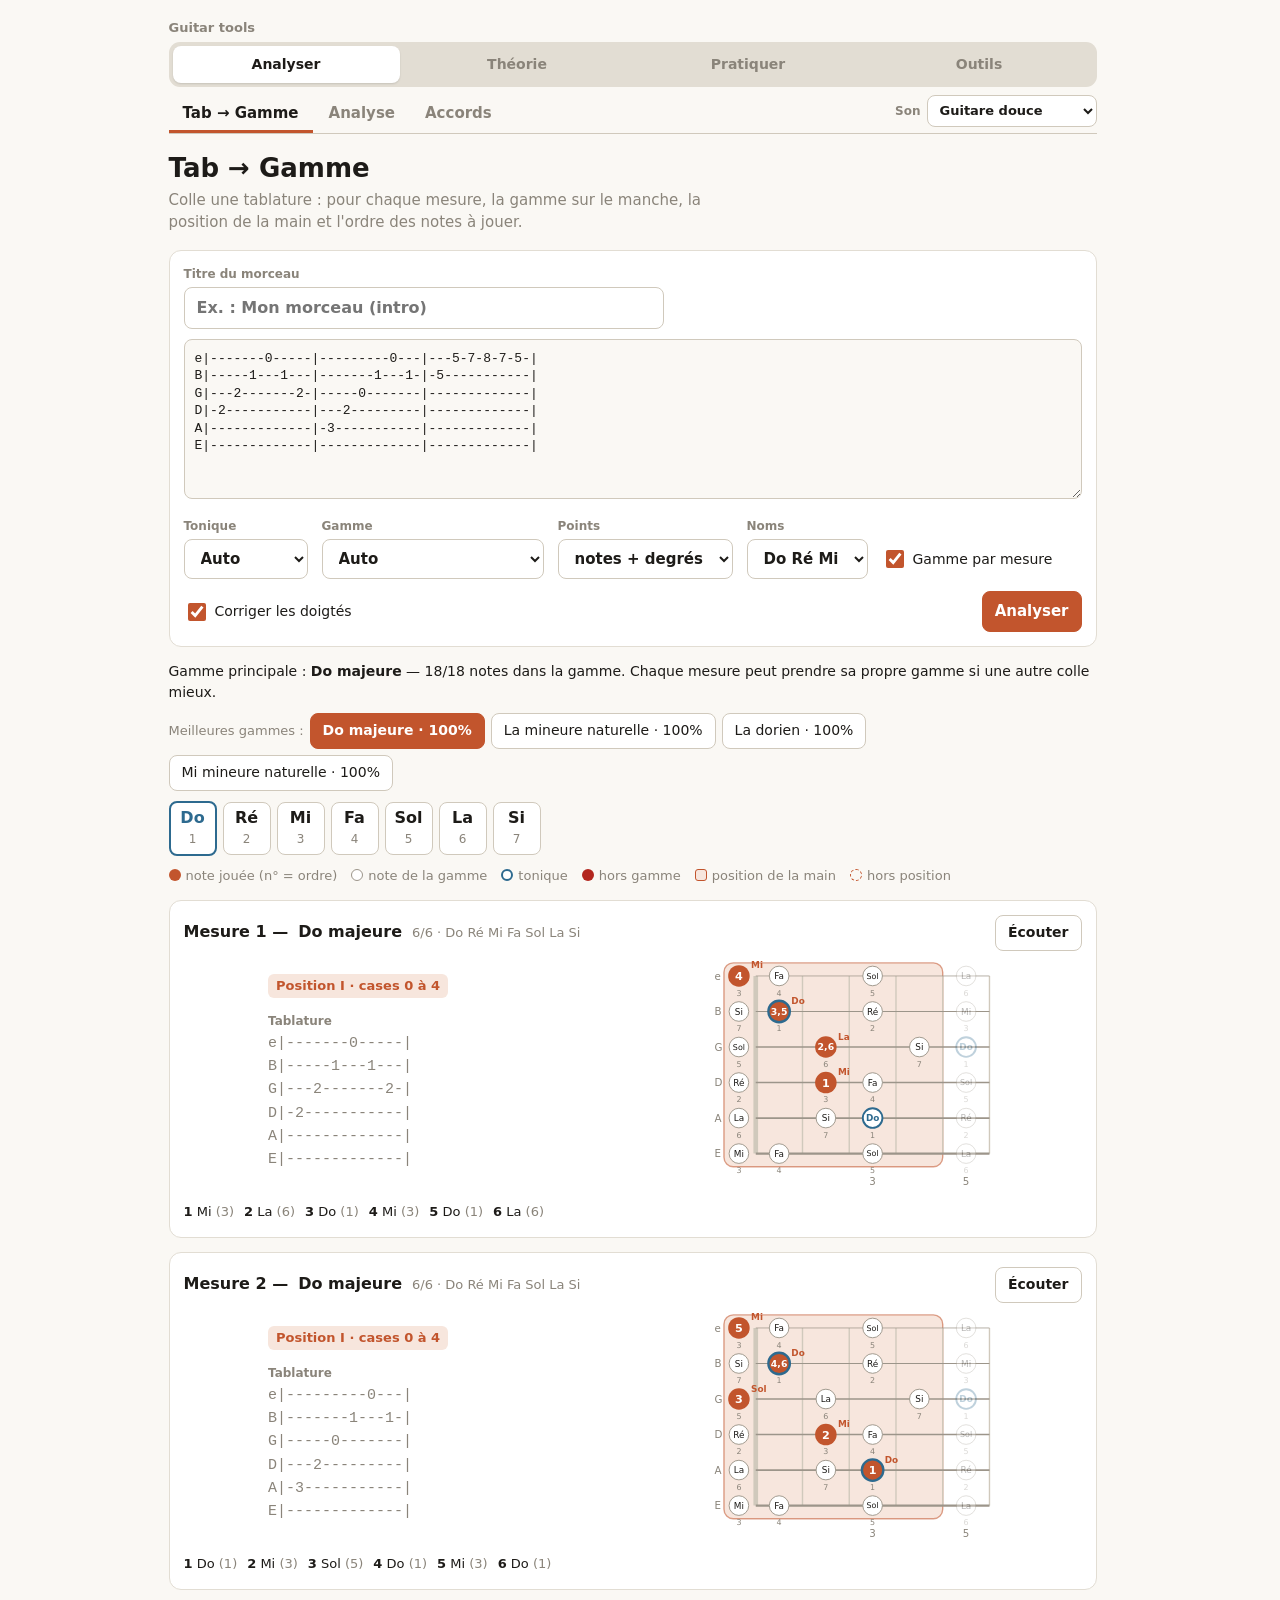
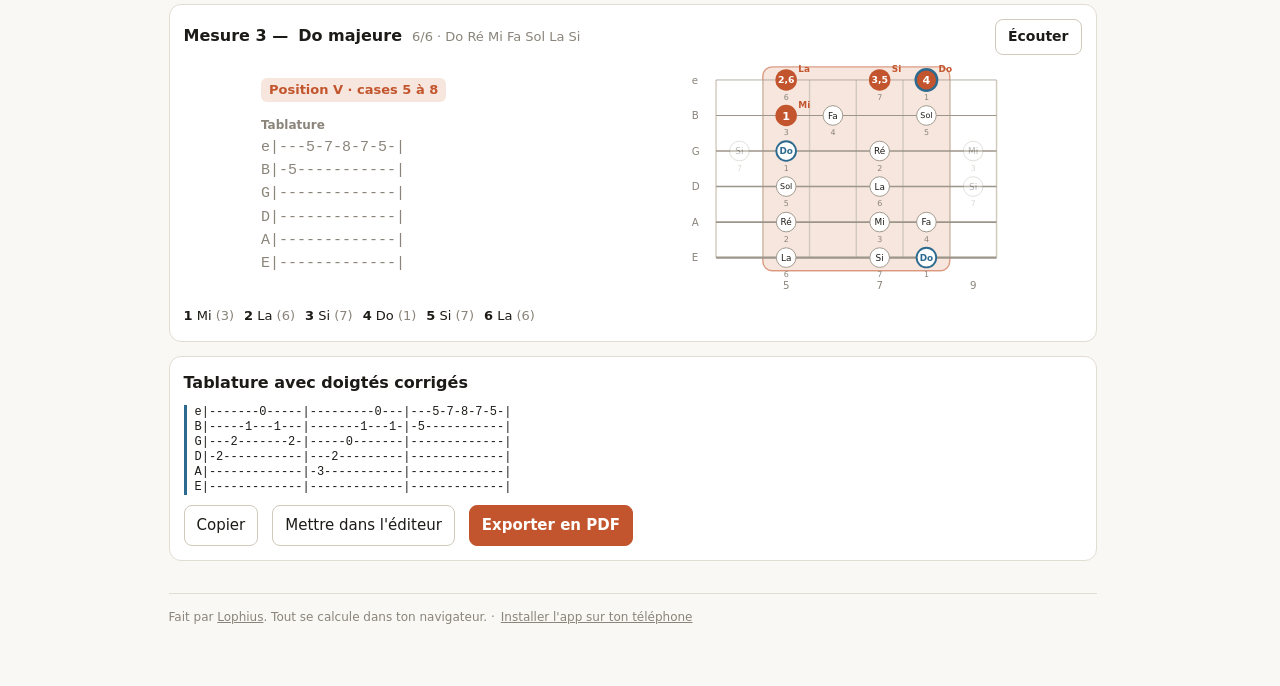
<file: index.html>
<!DOCTYPE html>
<html lang="fr"><head><meta charset="utf-8"><meta name="viewport" content="width=device-width,initial-scale=1">
<title>Tab → Gamme · Guitar tools</title>
<meta name="description" content="Colle une tablature de guitare : pour chaque mesure, la gamme sur le manche, la position de la main et l'ordre des notes. Export PDF.">
<link rel="icon" href="data:image/svg+xml,%3Csvg xmlns='http://www.w3.org/2000/svg' viewBox='0 0 32 32'%3E%3Crect width='32' height='32' rx='7' fill='%23c2552d'/%3E%3Cg stroke='%23fff' stroke-width='1.6'%3E%3Cpath d='M6 9h20M6 14h20M6 19h20M6 24h20'/%3E%3C/g%3E%3Ccircle cx='13' cy='14' r='3' fill='%23fff'/%3E%3C/svg%3E">
<link rel="manifest" href="manifest.webmanifest">
<meta name="theme-color" content="#c2552d">
<meta name="apple-mobile-web-app-capable" content="yes">
<meta name="mobile-web-app-capable" content="yes">
<meta name="apple-mobile-web-app-title" content="Guitar tools">
<meta name="apple-mobile-web-app-status-bar-style" content="default">
<link rel="apple-touch-icon" href="assets/icons/apple-touch-icon.png">
<link rel="stylesheet" href="assets/style.css?v=11">
<style>
/* Spécifique à Tab → Gamme */
textarea{width:100%;min-height:160px;font:13px/1.35 ui-monospace,Menlo,monospace;background:var(--bg);border:1px solid var(--line2);border-radius:8px;padding:10px;white-space:pre;overflow-x:auto;margin:0 0 12px}
.seq{font-size:13px;margin-top:10px;line-height:1.7}
.seq span{display:inline-block;margin-right:10px;white-space:nowrap}
.seq i{font-style:normal;color:var(--mut)}
.out,.err{color:var(--out)}
.wrap{overflow-x:auto}
.card h2 .chg{color:var(--acc)}
.pos{display:inline-block;font-size:13px;font-weight:600;color:var(--acc);background:var(--accL);border-radius:6px;padding:2px 8px;margin-bottom:6px}
.expl{font-size:13px;margin-top:8px;line-height:1.5}
/* Mesure : tablature à gauche, manche à droite (ordinateur) ; empilés sur mobile */
/* Mesure : tablature et manche répartis sur la largeur (ordinateur) ; empilés sur mobile.
   Le manche a toujours la même hauteur, quelle que soit la mesure. */
.mgrid{display:flex;justify-content:space-around;align-items:center;gap:16px 32px}
.mright svg{height:230px!important;width:auto!important;max-width:100%!important}
.mleft{min-width:240px}
.mleft .mt{font-size:15px;line-height:1.55;margin:0 0 6px}
.playm{margin-left:auto;font-size:14px;padding:6px 12px;min-height:36px}
.playm.on{background:var(--acc);border-color:var(--acc);color:#fff}
.pn .ring{opacity:0}
.pn.hot .ring{opacity:1}
.seq span.hot{background:var(--accL);border-radius:6px;box-shadow:0 0 0 3px var(--accL)}
.panel input[type=text]{font:inherit;font-size:16px;color:var(--fg);padding:8px 12px;min-height:40px;border-radius:8px;border:1px solid var(--line2);background:var(--card);width:100%;max-width:480px}
.lbl0{font-size:12px;font-weight:600;color:var(--mut);margin:8px 0 2px}
@media(max-width:640px){
  .mgrid{flex-direction:column;align-items:stretch}
  .mright svg{width:100%!important;height:auto!important}
  .mleft{min-width:0}
  .mleft .mt{font-size:14px}
}
.lbl{font-size:12px;font-weight:600;color:var(--root);margin:8px 0 2px}
.mt{font:12px/1.25 ui-monospace,Menlo,monospace;color:var(--mut);margin:0 0 8px;overflow-x:auto}
.mt.fx{color:var(--fg);border-left:3px solid var(--root);padding-left:8px}
.mv{color:var(--root)}
.sugg{display:flex;flex-wrap:wrap;gap:6px;align-items:center;font-size:13px;color:var(--mut);margin:0 0 10px}
.sugg:empty{display:none}
.sugg button{font-size:14px;padding:6px 12px;min-height:36px}
.sugg button.on{background:var(--acc);border-color:var(--acc);color:#fff;font-weight:600}
</style></head><body><main>
<p class="brand">Guitar tools</p>
<nav class="tabs" id="tabs"></nav>
<h1>Tab → Gamme</h1>
<p class="sub">Colle une tablature : pour chaque mesure, la gamme sur le manche, la position de la main et l'ordre des notes à jouer.</p>
<div class="panel">
  <label class="field" style="margin-bottom:10px">Titre du morceau <input id="title" type="text" placeholder="Ex. : Mon morceau (intro)" autocomplete="off"></label>
  <textarea id="tab" spellcheck="false" autocapitalize="off" autocorrect="off" aria-label="Tablature"></textarea>
  <div class="fields">
    <label class="field">Tonique <select id="root"></select></label>
    <label class="field">Gamme <select id="scale"></select></label>
    <label class="field">Points <select id="lab"><option value="both">notes + degrés</option><option value="name">notes</option><option value="deg">degrés</option></select></label>
    <label class="field">Noms <select id="nom"><option value="fr">Do Ré Mi</option><option value="en">C D E</option></select></label>
    <label class="check"><input type="checkbox" id="per" checked> Gamme par mesure</label>
    <label class="check"><input type="checkbox" id="fix" checked> Corriger les doigtés</label>
    <button class="pri grow" id="go">Analyser</button>
  </div>
</div>
<div class="info" id="info"></div>
<div class="sugg" id="sugg"></div>
<div class="strip" id="strip"></div>
<div class="legend">
  <span><span class="dot play"></span>note jouée (n° = ordre)</span>
  <span><span class="dot scale"></span>note de la gamme</span>
  <span><span class="dot root"></span>tonique</span>
  <span><span class="dot outs"></span>hors gamme</span>
  <span><span class="dot box"></span>position de la main</span>
  <span><span class="dot offp"></span>hors position</span>
</div>
<div id="out"></div>
<div id="full"></div>
<footer>Fait par <a href="https://www.lophius.be">Lophius</a>. Tout se calcule dans ton navigateur.</footer>
</main>
<script src="assets/nav.js?v=10"></script>
<script src="assets/music.js?v=8"></script>
<script>
const SH=['C','C#','D','D#','E','F','F#','G','G#','A','A#','B'];
const FLT=['C','Db','D','Eb','E','F','Gb','G','Ab','A','Bb','B'];
const FR=['Do','Do#','Ré','Mib','Mi','Fa','Fa#','Sol','Lab','La','Sib','Si'];
const FRS=['Do','Do#','Ré','Ré#','Mi','Fa','Fa#','Sol','Sol#','La','La#','Si'];
const FRF=['Do','Réb','Ré','Mib','Mi','Fa','Solb','Sol','Lab','La','Sib','Si'];
const IV=['1','b2','2','b3','3','4','b5','5','b6','6','b7','7'];
const SCALES={
  maj:{n:'Majeure',i:[0,2,4,5,7,9,11],p:8},
  min:{n:'Mineure naturelle',i:[0,2,3,5,7,8,10],p:8},
  pmin:{n:'Penta mineure',i:[0,3,5,7,10],p:4},
  pmaj:{n:'Penta majeure',i:[0,2,4,7,9],p:4},
  harm:{n:'Mineure harmonique',i:[0,2,3,5,7,8,11],p:3},
  dor:{n:'Dorien',i:[0,2,3,5,7,9,10],p:2},
  mix:{n:'Mixolydien',i:[0,2,4,5,7,9,10],p:2}
};
const MINORISH=['min','pmin','dor','harm'];
const OPEN=[64,59,55,50,45,40], SN=['e','B','G','D','A','E'];
const EX=`e|-------0-----|---------0---|---5-7-8-7-5-|
B|-----1---1---|-------1---1-|-5-----------|
G|---2-------2-|-----0-------|-------------|
D|-2-----------|---2---------|-------------|
A|-------------|-3-----------|-------------|
E|-------------|-------------|-------------|`;
const $=id=>document.getElementById(id);
// Reprend la dernière tablature collée (sinon l'exemple)
{let t=null,ti='';try{t=localStorage.getItem('gt.tab');ti=localStorage.getItem('gt.title')||'';}catch(e){}$('tab').value=t&&t.trim()?t:EX;$('title').value=ti;}
$('title').addEventListener('input',()=>{try{localStorage.setItem('gt.title',$('title').value);}catch(e){}});
$('root').innerHTML='<option value="auto">Auto</option>'+FR.map((n,i)=>`<option value="${i}">${n} (${SH[i]})</option>`).join('');
$('scale').innerHTML='<option value="auto">Auto</option>'+Object.entries(SCALES).map(([k,v])=>`<option value="${k}">${v.n}</option>`).join('');
const isD=c=>c>='0'&&c<='9';

function parse(txt){
  const blocks=[];let cur=[];
  for(const l of txt.split(/\r?\n/)){
    const m=l.match(/^\s*[A-Ga-g][#b]?\s*([|:\-].*)$/);
    if(m&&/-/.test(m[1])){cur.push(m[1]);if(cur.length===6){blocks.push(cur);cur=[];}}
    else cur=[];
  }
  // Chaque corde est découpée sur ses propres "|" : la mesure n°i = le i-ème segment
  // de chaque ligne, même si les barres ne sont pas alignées verticalement.
  const measures=[];
  for(const b of blocks){
    const segs=b.map(l=>l.replace(/:/g,'|').split('|'));
    // on retire le segment vide avant la 1re barre et après la dernière
    segs.forEach(sg=>{if(sg.length&&!sg[0].trim())sg.shift();if(sg.length&&!sg[sg.length-1].trim())sg.pop();});
    const n=Math.max(...segs.map(sg=>sg.length));
    for(let i=0;i<n;i++){
      const raw=segs.map(sg=>sg[i]||''),notes=[];
      raw.forEach((seg,s)=>{
        for(let c=0;c<seg.length;c++){
          if(isD(seg[c])&&!isD(seg[c-1])){
            let num=seg[c];if(isD(seg[c+1]))num+=seg[c+1];
            const f=+num;notes.push({col:c,s,f,pc:(OPEN[s]+f)%12});
          }
        }
      });
      // ordre : notes à la même position dans la mesure = même temps (accord)
      notes.sort((a,b)=>a.col-b.col||a.s-b.s);let o=0,lc=-1;
      notes.forEach(x=>{if(x.col!==lc){o++;lc=x.col;}x.o=o;});
      measures.push({notes,raw});
    }
  }
  return measures;
}

function rank(ns,roots,sks,pref){
  if(!ns.length)return [];
  let lm=1e9,low=0;ns.forEach(n=>{const p=OPEN[n.s]+n.f;if(p<lm){lm=p;low=n.pc;}});
  const first=ns[0].pc,last=ns[ns.length-1].pc,res=[];
  for(const r of roots)for(const sk of sks){
    const iv=SCALES[sk].i,inS=ns.filter(n=>iv.includes((n.pc-r+12)%12)).length;
    let sc=inS/ns.length*1000+(low===r?40:0)+(last===r?25:0)+(first===r?10:0)+SCALES[sk].p;
    if(pref){if(pref.r===r&&pref.sk===sk)sc+=30;else if(pref.r===r)sc+=12;}
    res.push({r,sk,inS,n:ns.length,sc});
  }
  return res.sort((a,b)=>b.sc-a.sc);
}
function namesFor(r,sk){
  const fl=[5,10,3,8,1].includes(r)||MINORISH.includes(sk)&&[2,7,0,5].includes(r);
  return $('nom').value==='fr'?(fl?FRF:FRS):(fl?FLT:SH);
}
const label=c=>{const nm=namesFor(c.r,c.sk);return nm[c.r]+' '+SCALES[c.sk].n.toLowerCase();};

// Position = bloc de 4 cases (index sur la case p) qui contient le plus de notes jouées.
// p=1 inclut les cordes à vide.
const inBox=(f,p)=>f===0?p===1:f>=p&&f<=p+3;
// Autres façons de jouer la même note (même hauteur) dans la position p
function alts(n,p){
  const m=OPEN[n.s]+n.f,r=[];
  for(let s=0;s<6;s++){const f=m-OPEN[s];if(f>=0&&f<=22&&inBox(f,p))r.push({s,f});}
  return r;
}
// Choix de la position : le moins de notes impossibles à y jouer, puis le moins de notes à déplacer
function position(ns,fix){
  const fr=ns.map(n=>n.f),nz=fr.filter(f=>f>0),ref=nz.length?Math.min(...nz):1;
  let bp=1,bs=1e9;
  for(let p=1;p<=Math.max(1,...fr);p++){
    const out=ns.filter(n=>!inBox(n.f,p)),stuck=fix?out.filter(n=>!alts(n,p).length).length:out.length;
    const sc=stuck*1000+out.length*10+Math.abs(p-ref);
    if(sc<bs){bs=sc;bp=p;}
  }
  return bp;
}
// Déplace les notes hors position vers une corde/case équivalente dans la position
function relocate(ns,p){
  const moved=[];
  ns.forEach(n=>{
    if(inBox(n.f,p))return;
    const busy=ns.filter(x=>x!==n&&x.o===n.o).map(x=>x.s);
    const c=alts(n,p).filter(a=>!busy.includes(a.s)).sort((a,b)=>Math.abs(a.s-n.s)-Math.abs(b.s-n.s))[0];
    if(c){moved.push({n,from:{s:n.s,f:n.f}});n.s=c.s;n.f=c.f;}
  });
  return moved;
}
// Réécrit une mesure en tablature texte à partir des notes (doigtés corrigés)
function segOf(ns,raw){
  const L=Math.max(...raw.map(r=>r.length),1),rows=SN.map(()=>Array(L).fill('-'));
  ns.forEach(n=>{const t=String(n.f);for(let k=0;k<t.length;k++)if(n.col+k<L)rows[n.s][n.col+k]=t[k];});
  return rows.map(r=>r.join(''));
}
const ROM=['','I','II','III','IV','V','VI','VII','VIII','IX','X','XI','XII','XIII','XIV','XV','XVI','XVII'];
function board(ns,root,iv,lab,names,p,tabs){
  tabs=tabs||[];
  let lo=Math.min(...ns.map(n=>n.f)),hi=Math.max(...ns.map(n=>n.f));
  lo=Math.max(0,Math.min(lo,p)-1);if(lo===1)lo=0;hi=Math.max(hi+1,p+4,lo+4);
  const first=Math.max(lo,1),fw=50,sh=lab==='both'?38:28,left=lo===0?50:30,top=16;
  const nCols=hi-first+1,W=left+nCols*fw+8,H=top+5*sh+(lab==="both"?40:28);
  const x=f=>f===0?left-18:left+(f-first+0.5)*fw,y=s=>top+s*sh;
  let g='';
  {const x0=p===1?(lo===0?left-34:left):x(p)-fw/2,x1=x(p+3)+fw/2;
   g+=`<rect x="${x0}" y="${top-14}" width="${x1-x0}" height="${5*sh+28}" rx="10" fill="var(--accL)" stroke="var(--acc)" stroke-opacity=".55" stroke-width="1.5"/>`;}
  for(let k=0;k<=nCols;k++){const xx=left+k*fw;g+=`<line x1="${xx}" y1="${top}" x2="${xx}" y2="${y(5)}" stroke="var(--line2)" stroke-width="${k===0&&first===1?5:1.5}"/>`;}
  for(let f=first;f<=hi;f++){if([3,5,7,9,12,15,17,19,21].includes(f))g+=`<text x="${x(f)}" y="${H-6}" font-size="11" text-anchor="middle" fill="${f===12?'var(--fg)':'var(--mut)'}">${f}</text>`;}
  for(let s=0;s<6;s++){g+=`<line x1="${left}" y1="${y(s)}" x2="${W-8}" y2="${y(s)}" stroke="var(--str)" stroke-width="${0.8+s*0.3}"/>${tabs.length?'':`<text x="${lo===0?6:4}" y="${y(s)+4}" font-size="11" fill="var(--mut)">${SN[s]}</text>`}`;}
  const played={};ns.forEach(n=>{const k=n.s+'-'+n.f;(played[k]=played[k]||{n,o:[]}).o.push(n.o);});
  for(let s=0;s<6;s++)for(let f=lo;f<=hi;f++){
    const pc=(OPEN[s]+f)%12,d=(pc-root+12)%12,k=s+'-'+f,inS=iv.includes(d),box=inBox(f,p);
    const cx=x(f),cy=y(s),nm=names[pc],main=lab==='deg'?IV[d]:nm;
    const sub=lab==='both'?`<text x="${cx}" y="${cy+21}" font-size="8.5" text-anchor="middle" fill="var(--mut)">${IV[d]}</text>`:'';
    if(played[k]){
      const o=played[k].o.join(','),fs=o.length>3?8:o.length>1?10:12;
      const col=inS?'var(--acc)':'var(--out)';
      const nl=lab==='deg'?'':`<text x="${cx+13}" y="${cy-8}" font-size="9.5" font-weight="700" fill="${col}">${nm}</text>`;
      g+=`<g class="pn" data-o="${o}"><circle class="ring" cx="${cx}" cy="${cy}" r="17" fill="none" stroke="var(--acc)" stroke-width="3"/>`+(box?'':`<circle cx="${cx}" cy="${cy}" r="15" fill="none" stroke="${col}" stroke-width="1.5" stroke-dasharray="3 2.5"/>`)+`<circle cx="${cx}" cy="${cy}" r="11.5" fill="${col}" ${d===0?'stroke="var(--root)" stroke-width="2.5"':''}/><text x="${cx}" y="${cy+fs*0.36}" font-size="${fs}" font-weight="700" text-anchor="middle" fill="#fff">${o}</text></g>${nl}${sub}`;
    }else if(inS){
      const fs=main.length>3?7.5:main.length>2?8.5:9.5;
      g+=`<g opacity="${box?1:.3}"><circle cx="${cx}" cy="${cy}" r="10.5" fill="var(--card)" stroke="${d===0?'var(--root)':'var(--str)'}" stroke-width="${d===0?2:1}"/><text x="${cx}" y="${cy+fs*0.36}" font-size="${fs}" text-anchor="middle" fill="${d===0?'var(--root)':'var(--fg)'}" font-weight="${d===0?700:500}">${main}</text>${sub}</g>`;
    }
  }
  // Tablature dessinée à gauche, chaque ligne alignée sur sa corde
  const CW=7.8,FS=13,dy=tabs.length?20:0;let ox=0,tg='';
  tabs.forEach(t=>{const len=Math.max(...t.rows.map(r=>r.length))+3;
    tg+=`<text x="${ox}" y="11" font-size="11" font-weight="600" fill="${t.strong?'var(--root)':'var(--mut)'}">${t.label}</text>`;
    t.rows.forEach((r,si)=>{tg+=`<text x="${ox}" y="${dy+y(si)+4.5}" font-size="${FS}" font-family="ui-monospace,Menlo,Consolas,monospace" fill="${t.strong?'var(--fg)':'var(--mut)'}" xml:space="preserve">${SN[si]}|${r.replace(/</g,'&lt;')}|</text>`;});
    ox+=len*CW+14;});
  const TW=W+ox,TH=H+dy;
  return `<svg viewBox="0 0 ${TW} ${TH}" width="${TW}" style="width:100%;max-width:${TW}px;height:auto" xmlns="http://www.w3.org/2000/svg" font-family="system-ui,sans-serif">${tg}<g transform="translate(${ox},${dy})">${g}</g></svg>`;
}

function run(){
  if(typeof stopPlay==='function')stopPlay();
  const out=$('out'),info=$('info');out.innerHTML='';$('sugg').innerHTML='';$('strip').innerHTML='';
  const ms=parse($('tab').value);
  if(!ms.length){info.innerHTML='<span class="err">Aucune tablature reconnue. Il faut 6 lignes qui commencent par le nom de la corde (e|, B|, G|, D|, A|, E|).</span>';return;}
  const all=ms.flatMap(m=>m.notes);
  if(!all.length){info.innerHTML='<span class="err">Aucune note trouvée dans la tablature.</span>';return;}
  const rv=$('root').value,sv=$('scale').value,lab=$('lab').value,per=$('per').checked;
  const roots=rv==='auto'?[...Array(12).keys()]:[+rv],sks=sv==='auto'?Object.keys(SCALES):[sv];
  const ranked=rank(all,roots,sks),G=ranked[0];
  // suggestions : les meilleures gammes pour l'ensemble du morceau
  if(ranked.length>1){
    const top=ranked.slice(0,4);
    $('sugg').innerHTML='Meilleures gammes : '+top.map((c,i)=>`<button data-r="${c.r}" data-s="${c.sk}" class="${i?'':'on'}">${label(c)} · ${Math.round(c.inS/c.n*100)}%</button>`).join('');
    $('sugg').querySelectorAll('button').forEach(b=>b.onclick=()=>{$('root').value=b.dataset.r;$('scale').value=b.dataset.s;saveSettings();run();});
  }
  const gn=namesFor(G.r,G.sk),giv=SCALES[G.sk].i;
  // Partage la gamme trouvée avec l'onglet Gammes (même navigateur)
  try{localStorage.setItem('gt.scale',JSON.stringify({r:G.r,sk:G.sk,ts:Date.now()}));}catch(e){}
  $('strip').innerHTML=giv.map(i=>`<div class="n ${i?'':'r'}"><b>${gn[(G.r+i)%12]}</b><small>${IV[i]}</small></div>`).join('');
  info.innerHTML=`Gamme principale : <b>${label(G)}</b> — ${G.inS}/${G.n} notes dans la gamme`+(per?'. Chaque mesure peut prendre sa propre gamme si une autre colle mieux.':'');
  MEAS=[];const fixed=[];REP={title:label(G),cov:`${G.inS}/${G.n}`,scale:giv.map(i=>gn[(G.r+i)%12]+' ('+IV[i]+')').join('  '),ms:[]};
  ms.forEach(({notes:ns,raw},i)=>{
    const tab=`<pre class="mt">${raw.map((r,s)=>SN[s]+'|'+r.replace(/</g,'&lt;')+'|').join('\n')}</pre>`;
    if(!ns.length){fixed.push(raw);REP.ms.push({h:`Mesure ${i+1}`,raw,silence:true});out.insertAdjacentHTML('beforeend',`<div class="card"><h2>Mesure ${i+1}</h2>${tab}<div class="seq"><i>Pas de note (silence)</i></div></div>`);return;}
    let C=G;
    if(per){
      // On garde la tonique principale si une de ses gammes couvre ≥ 75 % de la mesure
      // (une note de passage chromatique ne doit pas faire changer de tonalité).
      const rk=rank(ns,roots,sks,G),same=rk.find(c=>c.r===G.r);
      const gIn=ns.filter(n=>giv.includes((n.pc-G.r+12)%12)).length;
      const c=same&&same.inS/same.n>=0.75?same:rk[0];
      C=c.inS>gIn?c:{...G,inS:gIn,n:ns.length};
    }
    else C={...G,inS:ns.filter(n=>giv.includes((n.pc-G.r+12)%12)).length,n:ns.length};
    const root=C.r,iv=SCALES[C.sk].i,names=namesFor(C.r,C.sk),chg=C.r!==G.r||C.sk!==G.sk;
    const groups={};ns.forEach(n=>(groups[n.o]=groups[n.o]||[]).push(n));
    const seq=Object.entries(groups).map(([o,g])=>{
      const t=g.map(n=>{const d=(n.pc-root+12)%12,bad=!iv.includes(d);return `<span class="${bad?'out':''}" style="margin:0">${names[n.pc]} <i>(${IV[d]})</i></span>`;}).join(' + ');
      return `<span data-o="${o}"><b>${o}</b> ${t}</span>`;}).join('');
    const fix=$('fix').checked,p=position(ns,fix),moved=fix?relocate(ns,p):[],notIn=ns.filter(n=>!inBox(n.f,p));
    const seg=segOf(ns,raw);fixed.push(seg);
    const outS=[...new Set(ns.map(n=>n.pc).filter(pc=>!iv.includes((pc-root+12)%12)))];
    const expl=[];
    outS.forEach(pc=>{
      let a=pc,b=pc;do a=(a+11)%12;while(!iv.includes((a-root+12)%12));do b=(b+1)%12;while(!iv.includes((b-root+12)%12));
      expl.push(`<span class="out"><b>${names[pc]}</b> n'est pas dans la gamme : elle se glisse entre ${names[a]} (${IV[(a-root+12)%12]}) et ${names[b]} (${IV[(b-root+12)%12]}).</span>`);
    });
    moved.forEach(({n,from})=>expl.push(`<span class="mv"><b>${names[n.pc]}</b> déplacé : corde ${SN[from.s]} case ${from.f} → corde ${SN[n.s]} case ${n.f}, pour rester dans la position.</span>`));
    if(notIn.length)expl.push(`<span>Hors position (cercle pointillé) : ${notIn.map(n=>`${names[n.pc]} case ${n.f} corde ${SN[n.s]}`).join(', ')}${notIn.length>1?'. Il faut déplacer la main pour les jouer.':'. Il faut déplacer la main pour la jouer.'}</span>`);
    const pos=`Position ${ROM[p]||p} · cases ${p===1?'0':p} à ${p+3}`;
    MEAS[i]=ns.map(n=>({o:n.o,midi:OPEN[n.s]+n.f}));
    const head=`Mesure ${i+1} — <span class="${chg?'chg':''}">${label(C)}</span> <small>${C.inS}/${C.n} · ${iv.map(x=>names[(root+x)%12]).join(' ')}</small>`;
    const svg=board(ns,root,iv,lab,names,p),strip=h=>h.replace(/<[^>]+>/g,'').replace(/&lt;/g,'<');
    REP.ms.push({h:`Mesure ${i+1}`,sc:label(C),chg,cov:`${C.inS}/${C.n}`,notes:iv.map(x=>names[(root+x)%12]).join(' '),model:{ns:ns.map(n=>({s:n.s,f:n.f,o:n.o,pc:n.pc})),root,iv,names,p},raw,seg:moved.length?seg:null,pos,svg,seq:[...seq.matchAll(/<span[^>]*><b>(\d+)<\/b> (.*?)<\/span>(?=<span[^>]*><b>|$)/g)].map(m=>m[1]+'. '+strip(m[2])).join('   '),expl:expl.map(strip)});
    out.insertAdjacentHTML('beforeend',`<div class="card"><h2>${head}<button class="playm" data-i="${i}">Écouter</button></h2><div class="mgrid"><div class="mleft"><div class="pos">${pos}</div><div class="lbl0">Tablature</div>${tab}${moved.length?`<div class="lbl">Doigté corrigé</div><pre class="mt fx">${seg.map((r,s)=>SN[s]+'|'+r+'|').join('\n')}</pre>`:''}</div><div class="mright">${svg}</div></div><div class="seq">${seq}</div>${expl.length?`<div class="expl">${expl.join('<br>')}</div>`:''}</div>`);
  });
  // Tablature complète avec doigtés corrigés, 4 mesures par ligne
  const rowsTxt=[];
  for(let i=0;i<fixed.length;i+=4){
    const ch=fixed.slice(i,i+4);
    rowsTxt.push(SN.map((n,s)=>n+'|'+ch.map(m=>m[s]).join('|')+'|').join('\n'));
  }
  const full=rowsTxt.join('\n\n');REP.full=full;
  $('full').innerHTML=`<div class="card"><h2>Tablature avec doigtés corrigés</h2><pre class="mt fx">${full.replace(/</g,'&lt;')}</pre><div class="fields" style="margin-top:10px"><button id="cp">Copier</button><button id="use">Mettre dans l'éditeur</button><button id="pdf" class="pri">Exporter en PDF</button><span id="cpm" class="info" style="margin:0"></span></div></div>`;
  $('cp').onclick=async()=>{try{await navigator.clipboard.writeText(full);$('cpm').textContent='Copié';}catch(e){$('cpm').textContent='Copie refusée : sélectionne le texte à la main';}};
  $('use').onclick=()=>{$('tab').value=full;run();window.scrollTo({top:0,behavior:'smooth'});};
}
// ---------- Écoute d'une mesure : notes dans l'ordre, accords plaqués, note entourée ----------
let MEAS=[],actx=null,ptimers=null,pbtn=null;
function pluck(t,midi){
  const f=440*Math.pow(2,(midi-69)/12),o=actx.createOscillator(),o2=actx.createOscillator(),gn=actx.createGain(),g2=actx.createGain(),lp=actx.createBiquadFilter();
  o.type='triangle';o.frequency.value=f;o2.type='sine';o2.frequency.value=f*2;g2.gain.value=.25;
  lp.type='lowpass';lp.frequency.setValueAtTime(f*8,t);lp.frequency.exponentialRampToValueAtTime(f*1.5,t+.6);
  gn.gain.setValueAtTime(.0001,t);gn.gain.exponentialRampToValueAtTime(.3,t+.008);gn.gain.exponentialRampToValueAtTime(.0001,t+1.6);
  o2.connect(g2).connect(lp);o.connect(lp);lp.connect(gn).connect(actx.destination);
  o.start(t);o2.start(t);o.stop(t+1.7);o2.stop(t+1.7);
}
function markO(card,o){card.querySelectorAll('[data-o]').forEach(e=>e.classList.toggle('hot',o>0&&e.dataset.o.split(',').map(Number).includes(o)));}
function stopPlay(){
  if(ptimers){ptimers.forEach(clearTimeout);ptimers=null;}
  if(pbtn){pbtn.classList.remove('on');pbtn.textContent='Écouter';markO(pbtn.closest('.card'),0);pbtn=null;}
}
document.addEventListener('click',e=>{
  const b=e.target.closest('.playm');if(!b)return;
  const again=b===pbtn;stopPlay();if(again)return;
  try{actx=actx||new (window.AudioContext||window.webkitAudioContext)();actx.resume();}catch(err){return;}
  const notes=MEAS[+b.dataset.i]||[],card=b.closest('.card'),dt=.5,t0=actx.currentTime+.08;
  const steps=[...new Set(notes.map(n=>n.o))].sort((a,c)=>a-c);
  pbtn=b;b.classList.add('on');b.textContent='Stop';
  ptimers=steps.map((o,k)=>{notes.filter(n=>n.o===o).forEach(n=>pluck(t0+k*dt,n.midi));return setTimeout(()=>markO(card,o),(k*dt+.08)*1000);});
  ptimers.push(setTimeout(stopPlay,(steps.length*dt+.5)*1000));
});
let REP=null;
const LIGHT={'--bg':'#ffffff','--fg':'#1d1b18','--mut':'#8a847a','--line':'#d8d2c6','--acc':'#c2552d','--root':'#2d6a8f','--card':'#ffffff','--out':'#b3261e','--str':'#9c958a'};
const pdfTxt=t=>String(t).replace(/→/g,'->').replace(/[’]/g,"'").replace(/—/g,'-').replace(/[^\x00-\xff]/g,'');
// ---------- Export PDF (dessin vectoriel, pensé pour l'impression) ----------
const PC={ink:'#1d1b18',mut:'#77716a',line:'#cfc8bb',acc:'#c2552d',accL:'#f9e9e1',root:'#2d6a8f',rootL:'#e6f0f6',out:'#b3261e',str:'#8f887d',dot:'#a39c90'};
// Manche dessiné en vectoriel. Taille fixe (k) pour que toutes les mesures aient la même hauteur.
function pdfBoard(d,X,Y,m,k){
  const {ns,root,iv,names,p}=m;
  let lo=Math.min(...ns.map(n=>n.f)),hi=Math.max(...ns.map(n=>n.f));
  lo=Math.max(0,Math.min(lo,p)-1);if(lo===1)lo=0;hi=Math.max(hi+1,p+4,lo+4);
  const first=Math.max(lo,1),nCols=hi-first+1,openW=(lo===0?8:0)*k,lab=4*k;
  const fw=12*k,sh=5.4*k,left=X+lab+openW,top=Y+3.2*k;
  const x=f=>f===0?left-openW/2-0.5*k:left+(f-first+0.5)*fw,y=s=>top+s*sh;
  const x0=p===1?(lo===0?left-openW:left):x(p)-fw/2,x1=x(p+3)+fw/2;
  d.setFillColor(PC.accL);d.setDrawColor(PC.acc);d.setLineWidth(0.25);d.roundedRect(x0,top-3.2*k,x1-x0,5*sh+6.4*k,1.6*k,1.6*k,'FD');
  d.setDrawColor(PC.line);
  for(let c=0;c<=nCols;c++){d.setLineWidth(c===0&&first===1?1:0.25);d.line(left+c*fw,top,left+c*fw,y(5));}
  d.setFont('helvetica','normal');d.setFontSize(6*k);d.setTextColor(PC.mut);
  for(let f=first;f<=hi;f++)if([3,5,7,9,12,15,17,19,21].includes(f))d.text(String(f),x(f),y(5)+6*k,{align:'center'});
  for(let s=0;s<6;s++){d.setDrawColor(PC.str);d.setLineWidth(0.12+s*0.06);d.line(left,y(s),left+nCols*fw,y(s));d.setFont('helvetica','normal');d.setFontSize(6.5*k);d.setTextColor(PC.mut);d.text(SN[s],X,y(s)+0.9*k);}
  const played={};ns.forEach(n=>{const kk=n.s+'-'+n.f;(played[kk]=played[kk]||[]).push(n.o);});
  for(let s=0;s<6;s++)for(let f=lo;f<=hi;f++){
    const pc=(OPEN[s]+f)%12,dg=(pc-root+12)%12,inS=iv.includes(dg),box=inBox(f,p),kk=s+'-'+f,cx=x(f),cy=y(s),isR=dg===0;
    if(played[kk]){
      const col=inS?PC.acc:PC.out,o=played[kk].join(',');
      if(!box){d.setDrawColor(col);d.setLineWidth(0.25);d.setLineDashPattern([0.6,0.45],0);d.circle(cx,cy,2.6*k,'S');d.setLineDashPattern([],0);}
      d.setFillColor(col);if(isR){d.setDrawColor(PC.root);d.setLineWidth(0.5);d.circle(cx,cy,2.1*k,'FD');}else d.circle(cx,cy,2.1*k,'F');
      d.setFont('helvetica','bold');d.setFontSize((o.length>2?4.6:6.3)*k);d.setTextColor('#ffffff');d.text(o,cx,cy+0.8*k,{align:'center'});
      d.setFontSize(5.4*k);d.setTextColor(col);d.text(pdfTxt(names[pc]),cx+2.4*k,cy-1.6*k);
    }else if(inS){
      const fade=!box,nm=pdfTxt(names[pc]);
      d.setFillColor(isR&&!fade?PC.rootL:'#ffffff');d.setDrawColor(isR?PC.root:(fade?'#ddd8cf':PC.dot));d.setLineWidth(isR?0.4:0.2);d.circle(cx,cy,1.9*k,'FD');
      d.setFont('helvetica',isR?'bold':'normal');d.setFontSize((nm.length>3?4.2:5)*k);
      d.setTextColor(fade?'#bdb7ad':(isR?PC.root:PC.ink));d.text(nm,cx,cy+0.65*k,{align:'center'});
    }
  }
  return {w:lab+openW+nCols*fw,h:5*sh+9.5*k};
}
async function makePdf(){
  const {jsPDF}=window.jspdf,d=new jsPDF({unit:'mm',format:'a4'}),M=12,PW=210-2*M,BOT=297-12;let y=M;
  const set=(sz,st,c,f)=>{d.setFont(f||'helvetica',st||'normal');d.setFontSize(sz);d.setTextColor(c||PC.ink);};
  const lh=sz=>sz*0.3528*1.3;
  const monoSize=(lines,w,max)=>Math.min(max,w/(Math.max(...lines.map(l=>l.length))*0.6*0.3528));
  const title=pdfTxt(($('title').value||'').trim());
  // En-tête : titre du morceau, gamme, légende sur une ligne
  set(18,'bold');d.text(title||'Tablature',M,y+6);y+=9;
  set(9.5,'normal',PC.mut);d.text(pdfTxt(`Gamme : ${REP.title}  ·  ${REP.scale.replace(/ \([^)]*\)/g,'').split('  ').join(' ')}`),M,y+3);y+=6;
  let lx=M;const leg=(draw,t)=>{draw(lx+1.5,y+1.3);set(7,'normal',PC.mut);d.text(pdfTxt(t),lx+4,y+2.3);lx+=4+d.getTextWidth(pdfTxt(t))+5;};
  leg((cx,cy)=>{d.setFillColor(PC.acc);d.circle(cx,cy,1.4,'F');},'note jouée (n° = ordre)');
  leg((cx,cy)=>{d.setFillColor('#ffffff');d.setDrawColor(PC.dot);d.setLineWidth(.2);d.circle(cx,cy,1.4,'FD');},'note de la gamme');
  leg((cx,cy)=>{d.setFillColor(PC.rootL);d.setDrawColor(PC.root);d.setLineWidth(.4);d.circle(cx,cy,1.4,'FD');},'tonique');
  leg((cx,cy)=>{d.setFillColor(PC.out);d.circle(cx,cy,1.4,'F');},'hors gamme');
  leg((cx,cy)=>{d.setFillColor(PC.accL);d.setDrawColor(PC.acc);d.setLineWidth(.25);d.roundedRect(cx-1.4,cy-1.4,2.8,2.8,.5,.5,'FD');},'position');
  y+=5;d.setDrawColor(PC.line);d.setLineWidth(0.3);d.line(M,y,M+PW,y);y+=3;
  // Mesures : tablature à jouer à gauche, manche à droite, ordre des notes dessous
  const LW=62,k=0.9,BX=M+LW+14;
  for(const m of REP.ms){
    const play=(m.seg||m.raw).map((r,s)=>SN[s]+'|'+r+'|');
    const ts=monoSize(play,LW-2,9),tH=6*ts*0.3528*1.35;
    const boardH=m.silence?0:5*5.4*k+9.5*k;
    set(7.5);const seqL=m.silence?[]:d.splitTextToSize(pdfTxt(m.seq),PW);
    const blockH=6+Math.max(tH+5,boardH)+seqL.length*lh(7.5)+4;
    if(y+blockH>BOT){d.addPage();y=M;}
    set(10.5,'bold');d.text(m.h,M,y+3.5);
    if(!m.silence){const tw=d.getTextWidth(m.h);set(8.5,'bold',m.chg?PC.acc:PC.ink);d.text(pdfTxt(m.sc),M+tw+3,y+3.5);
      const pt=pdfTxt(m.pos);set(7.5,'bold',PC.acc);d.text(pt,M+PW,y+3.5,{align:'right'});}
    y+=6;const y0=y;
    if(m.seg){set(6.5,'bold',PC.root);d.text('Doigté corrigé',M,y+2);}
    set(ts,'normal',PC.ink,'courier');d.text(play,M,y+(m.seg?4:1)+ts*0.3528,{lineHeightFactor:1.35});
    if(m.silence){set(8.5,'italic',PC.mut);d.text('Silence',BX,y+4);}
    else pdfBoard(d,BX,y0,m.model,k);
    y=y0+Math.max(tH+5,boardH);
    if(seqL.length){set(7.5,'normal',PC.mut);d.text(seqL,M,y+2);y+=seqL.length*lh(7.5);}
    y+=2;d.setDrawColor(PC.line);d.setLineWidth(0.2);d.line(M,y,M+PW,y);y+=2.5;
  }
  // Tablature complète corrigée, à la suite si la place le permet
  const blocks=REP.full.split('\n\n');
  const fsF=Math.min(...blocks.map(b=>monoSize(b.split('\n'),PW,9.5)));
  if(y+12+6*fsF*0.3528*1.3>BOT){d.addPage();y=M;}else y+=3;
  set(11,'bold');d.text('Tablature complète (doigtés corrigés)',M,y+4);y+=8;
  for(const b of blocks){
    const L=b.split('\n'),h=L.length*fsF*0.3528*1.3+4;
    if(y+h>BOT){d.addPage();y=M;}
    set(fsF,'normal',PC.ink,'courier');d.text(L,M,y+fsF*0.3528,{lineHeightFactor:1.3});y+=h;
  }
  const N=d.getNumberOfPages();
  for(let i=1;i<=N;i++){d.setPage(i);set(7,'normal',PC.mut);d.text(title||'',M,292);d.text(`${i} / ${N}`,210-M,292,{align:'right'});}
  return d.output('blob');
}
document.addEventListener('click',async e=>{
  if(e.target.id!=='pdf')return;
  const b=e.target,m=$('cpm');b.disabled=true;m.textContent='Création du PDF…';
  try{
    // jsPDF n'est chargé qu'au premier export : la page s'affiche sans attendre le réseau
    if(!window.jspdf)await new Promise((ok,ko)=>{const sc=document.createElement('script');sc.src='https://cdnjs.cloudflare.com/ajax/libs/jspdf/2.5.1/jspdf.umd.min.js';sc.onload=ok;sc.onerror=()=>ko({message:'bibliothèque PDF non chargée (connexion ?)'});document.head.appendChild(sc);});
    const blob=await makePdf();
    const u=URL.createObjectURL(blob),a=document.createElement('a');a.href=u;a.download=(($('title').value||'').trim().replace(/[^\w\u00C0-\u017F -]+/g,'').replace(/\s+/g,'-')||'tab-gamme')+'.pdf';document.body.appendChild(a);a.click();a.remove();setTimeout(()=>URL.revokeObjectURL(u),4000);m.textContent='PDF téléchargé';
  }catch(err){m.textContent='Export impossible : '+(err&&err.message||err);}
  finally{b.disabled=false;}
});
// Réglages mémorisés avec le morceau (tonique, gamme, affichage, options)
const SET_IDS=['root','scale','lab','nom','per','fix'];
try{const S=JSON.parse(localStorage.getItem('gt.settings')||'{}');
  SET_IDS.forEach(id=>{if(!(id in S))return;const el=$(id);if(el.type==='checkbox')el.checked=!!S[id];else if([...el.options].some(o=>o.value===S[id]))el.value=S[id];});}catch(e){}
const saveSettings=()=>{try{const S={};SET_IDS.forEach(id=>{const el=$(id);S[id]=el.type==='checkbox'?el.checked:el.value;});localStorage.setItem('gt.settings',JSON.stringify(S));}catch(e){}};
$('go').onclick=run;SET_IDS.forEach(id=>$(id).onchange=()=>{saveSettings();run();});
// Analyse automatique dès qu'on colle ou modifie la tablature, et sauvegarde dans le navigateur
// Nouveau morceau collé : on repart en détection automatique de la gamme
$('tab').addEventListener('paste',()=>{$('root').value='auto';$('scale').value='auto';saveSettings();});
let TT=null;$('tab').addEventListener('input',()=>{
  try{localStorage.setItem('gt.tab',$('tab').value);}catch(e){}
  clearTimeout(TT);TT=setTimeout(run,400);
});
run();
</script></body></html>
</file>
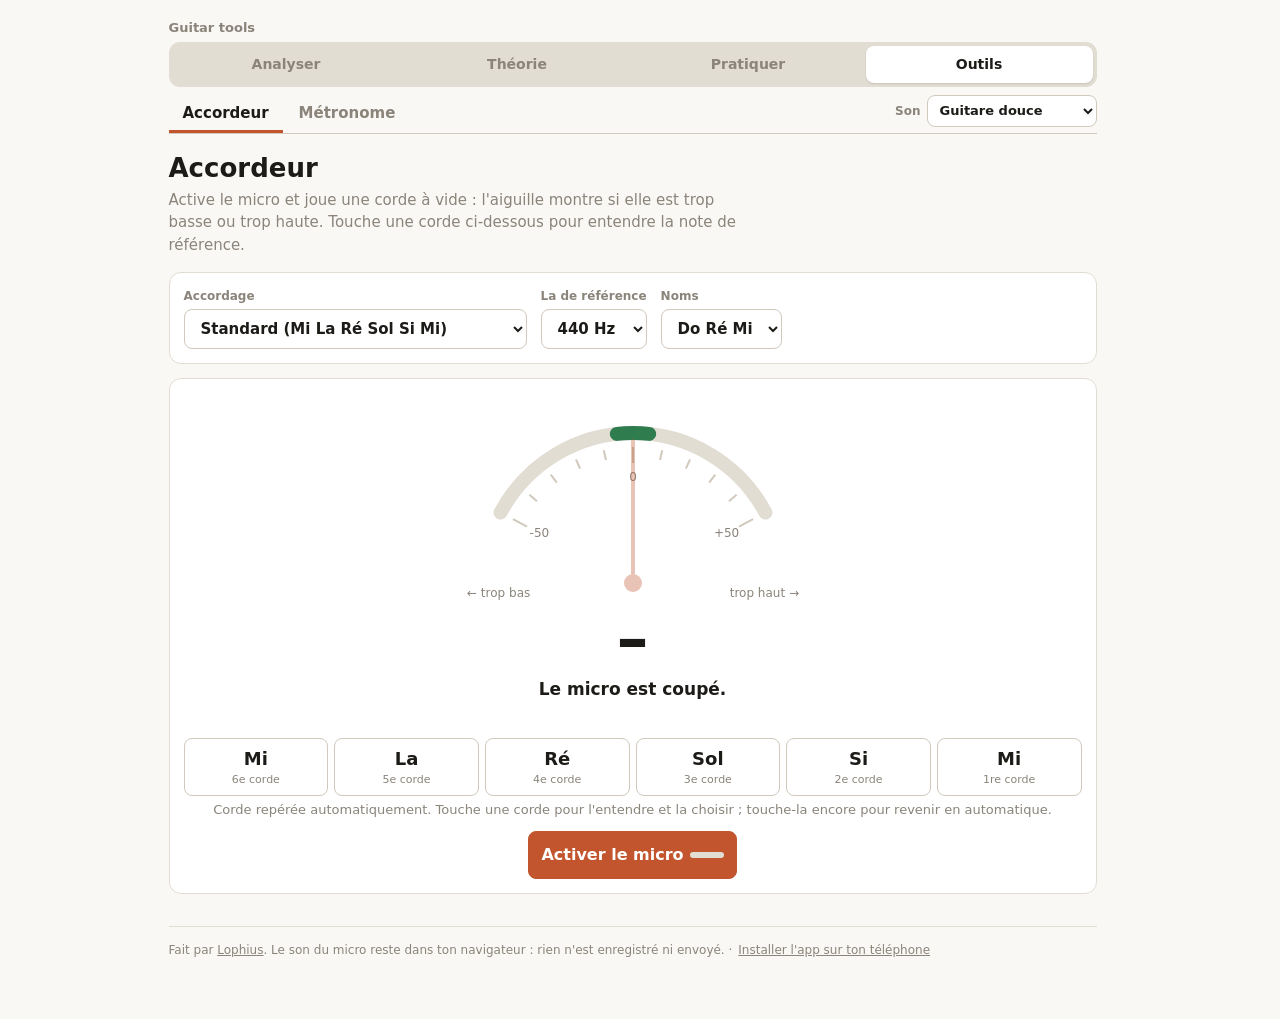
<file: accordeur.html>
<!DOCTYPE html>
<html lang="fr"><head><meta charset="utf-8"><meta name="viewport" content="width=device-width,initial-scale=1">
<title>Accordeur · Guitar tools</title>
<meta name="description" content="Accordeur de guitare au micro : standard, Drop D, open tunings, La 440 réglable.">
<link rel="icon" href="data:image/svg+xml,%3Csvg xmlns='http://www.w3.org/2000/svg' viewBox='0 0 32 32'%3E%3Crect width='32' height='32' rx='7' fill='%23c2552d'/%3E%3Cg stroke='%23fff' stroke-width='1.6'%3E%3Cpath d='M6 9h20M6 14h20M6 19h20M6 24h20'/%3E%3C/g%3E%3Ccircle cx='13' cy='14' r='3' fill='%23fff'/%3E%3C/svg%3E">
<link rel="manifest" href="manifest.webmanifest">
<meta name="theme-color" content="#c2552d">
<meta name="apple-mobile-web-app-capable" content="yes">
<meta name="mobile-web-app-capable" content="yes">
<meta name="apple-mobile-web-app-title" content="Guitar tools">
<meta name="apple-mobile-web-app-status-bar-style" content="default">
<link rel="apple-touch-icon" href="assets/icons/apple-touch-icon.png">
<link rel="stylesheet" href="assets/style.css?v=11">
<style>
:root{--ok:#2f7d4f;--okL:#e2f1e7}
@media(prefers-color-scheme:dark){:root{--ok:#5fbf86;--okL:#17301f}}
.tuner{text-align:center}
.tuner .note{font-size:64px;font-weight:800;line-height:1;margin:4px 0 0;min-height:64px}
.tuner .note sub{font-size:22px;font-weight:600;color:var(--mut);vertical-align:baseline;margin-left:2px}
.tuner .hint{font-size:17px;font-weight:600;min-height:1.6em;margin:6px 0 2px}
.tuner .hint.ok{color:var(--ok)}.tuner .hint.lo,.tuner .hint.hi{color:var(--acc)}
.tuner .hz{font-size:13px;color:var(--mut);font-variant-numeric:tabular-nums;min-height:1.4em}
.gauge{max-width:360px;margin:0 auto}
.gauge svg{width:100%;height:auto}
#needle{transition:transform .12s linear;transform-origin:180px 190px}
.gauge.ok #needle line{stroke:var(--ok)}.gauge.ok #needle circle{fill:var(--ok)}
.strings{display:grid;grid-template-columns:repeat(6,minmax(0,1fr));gap:6px;margin:14px 0 4px}
.strings button{display:flex;flex-direction:column;align-items:center;gap:0;padding:6px 2px;min-height:56px}
.strings button b{font-size:18px}.strings button small{font-size:11px;color:var(--mut)}
.strings button.det{border-color:var(--acc);box-shadow:inset 0 0 0 1px var(--acc)}
.strings button.tuned{background:var(--okL);border-color:var(--ok)}
.strings button.lock{background:var(--acc);border-color:var(--acc);color:#fff}.strings button.lock small{color:#fff}
.go{display:flex;justify-content:center;gap:8px;flex-wrap:wrap;margin-top:12px}
.go button{min-width:200px;min-height:48px;font-size:16px}
</style></head><body><main>
<p class="brand">Guitar tools</p>
<nav class="tabs" id="tabs"></nav>
<h1>Accordeur</h1>
<p class="sub">Active le micro et joue une corde à vide : l'aiguille montre si elle est trop basse ou trop haute. Touche une corde ci-dessous pour entendre la note de référence.</p>

<div class="panel">
  <div class="fields">
    <label class="field">Accordage <select id="tun"></select></label>
    <label class="field">La de référence <select id="a4"></select></label>
    <label class="field">Noms <select id="nom"><option value="fr">Do Ré Mi</option><option value="en">C D E</option></select></label>
  </div>
</div>

<div class="card tuner">
  <div class="gauge" id="gauge"></div>
  <div class="note" id="note">–</div>
  <div class="hint" id="hint">Le micro est coupé.</div>
  <div class="hz" id="hz"></div>
  <div class="strings" id="strings"></div>
  <p class="muted" style="font-size:13px;margin:4px 0 0" id="shelp">Corde repérée automatiquement. Touche une corde pour l'entendre et la choisir ; touche-la encore pour revenir en automatique.</p>
  <div class="go"><button class="pri" id="micBtn" data-label="Activer le micro">Activer le micro</button></div>
</div>

<footer>Fait par <a href="https://www.lophius.be">Lophius</a>. Le son du micro reste dans ton navigateur : rien n'est enregistré ni envoyé.</footer>
</main>
<script src="assets/nav.js?v=10"></script>
<script src="assets/music.js?v=8"></script>
<script>
{
const $=id=>document.getElementById(id);
// Hauteurs de la corde grave à la corde aiguë
const TUN=[
  ['std','Standard (Mi La Ré Sol Si Mi)',[40,45,50,55,59,64]],
  ['dropd','Drop D (Ré La Ré Sol Si Mi)',[38,45,50,55,59,64]],
  ['half','½ ton plus bas (Mib…)',[39,44,49,54,58,63]],
  ['full','1 ton plus bas (Ré Sol Do Fa La Ré)',[38,43,48,53,57,62]],
  ['dropc','Drop C (Do Sol Do Fa La Ré)',[36,43,48,53,57,62]],
  ['dadgad','DADGAD (Ré La Ré Sol La Ré)',[38,45,50,55,57,62]],
  ['openg','Open G (Ré Sol Ré Sol Si Ré)',[38,43,50,55,59,62]],
  ['opend','Open D (Ré La Ré Fa# La Ré)',[38,45,50,54,57,62]],
  ['opene','Open E (Mi Si Mi Sol# Si Mi)',[40,47,52,56,59,64]]
];
const S=M.get('gt.tuner',{tun:'std'});
$('tun').innerHTML=TUN.map(t=>`<option value="${t[0]}">${t[1]}</option>`).join('');$('tun').value=S.tun;
$('a4').innerHTML=[432,435,438,439,440,441,442,443,444,446].map(v=>`<option value="${v}">${v} Hz</option>`).join('');$('a4').value=String(M.A4());
$('nom').value=M.get('gt.nom','fr');
let lock=null,smooth=null,tuned=new Set(),okSince=0,lastDet=null;
const strs=()=>TUN.find(t=>t[0]===$('tun').value)[2];
const nm=m=>{const n=$('nom').value==='fr'?M.FRS:M.SH,f=$('nom').value==='fr'?M.FRF:M.FLT;const pc=((m%12)+12)%12;return [1,3,8,10].includes(pc)&&$('tun').value==='half'?f[pc]:n[pc];};

// Cadran : de -50 à +50 cents
(function(){
  const cx=180,cy=190,R=150,ang=c=>(c/50)*62*Math.PI/180,P=(c,r)=>[cx+r*Math.sin(ang(c)),cy-r*Math.cos(ang(c))];
  let g='';
  const arc=(c0,c1,r,col,w)=>{const[a,b]=P(c0,r),[c,d]=P(c1,r);return `<path d="M${a} ${b} A${r} ${r} 0 0 1 ${c} ${d}" fill="none" stroke="${col}" stroke-width="${w}" stroke-linecap="round"/>`;};
  g+=arc(-50,50,R,'var(--line)',14)+arc(-5,5,R,'var(--ok)',14);
  for(let c=-50;c<=50;c+=10){const[a,b]=P(c,R-14),[x,y]=P(c,R-(c%50===0?30:24));g+=`<line x1="${a}" y1="${b}" x2="${x}" y2="${y}" stroke="var(--line2)" stroke-width="2"/>`;
    if(c%50===0||c===0){const[tx,ty]=P(c,R-44);g+=`<text x="${tx}" y="${ty+4}" font-size="12" text-anchor="middle" fill="var(--mut)">${c>0?'+':''}${c}</text>`;}}
  g+=`<text x="14" y="204" font-size="12" fill="var(--mut)">← trop bas</text><text x="346" y="204" font-size="12" fill="var(--mut)" text-anchor="end">trop haut →</text>`;
  g+=`<g id="needle" opacity=".35"><line x1="${cx}" y1="${cy}" x2="${cx}" y2="${cy-R+8}" stroke="var(--acc)" stroke-width="4" stroke-linecap="round"/><circle cx="${cx}" cy="${cy}" r="9" fill="var(--acc)"/></g>`;
  $('gauge').innerHTML=`<svg viewBox="0 0 360 210" font-family="system-ui,sans-serif">${g}</svg>`;
})();
const needle=()=>document.getElementById('needle');

function drawStrings(){
  const t=strs();
  $('strings').innerHTML=t.map((m,i)=>`<button data-i="${i}" class="${lock===i?'lock':''} ${tuned.has(i)?'tuned':''} ${lastDet===i&&lock==null?'det':''}"><b>${nm(m)}</b><small>${6-i===1?'1re':(6-i)+'e'} corde</small></button>`).join('');
}
function save(){M.set('gt.tuner',{tun:$('tun').value});M.set('gt.a4',+$('a4').value);M.set('gt.nom',$('nom').value);}
function reset(){tuned=new Set();lock=null;smooth=null;lastDet=null;drawStrings();}
['tun','a4','nom'].forEach(id=>$(id).onchange=()=>{save();if(id!=='nom')reset();else drawStrings();});

function show(o){
  const g=$('gauge');
  if(!o||!o.f){if(smooth!=null&&o&&o.rms<.0025){needle().setAttribute('opacity','.35');}
    if(!o||o.rms<.0025){$('hz').textContent='';$('hint').textContent=M.mic.on?'Joue une corde à vide…':'Le micro est coupé.';$('hint').className='hint';g.classList.remove('ok');}return;}
  const t=strs(),mf=M.freqToMidi(o.f);
  // corde visée : celle choisie, sinon la plus proche de la note entendue
  let i=lock;if(i==null){i=0;t.forEach((m,k)=>{if(Math.abs(mf-m)<Math.abs(mf-t[i]))i=k;});}
  const dev=(mf-t[i])*100;
  if(i!==lastDet)smooth=null;
  smooth=smooth==null||Math.abs(dev-smooth)>60?dev:smooth*.6+dev*.4;
  const c=Math.max(-50,Math.min(50,smooth));
  needle().style.transform=`rotate(${c/50*62}deg)`;needle().setAttribute('opacity','1');
  $('note').innerHTML=`${nm(t[i])}<sub>${Math.floor(t[i]/12)-1}</sub>`;
  $('hz').textContent=`${o.f.toFixed(1)} Hz · visé ${(M.A4()*Math.pow(2,(t[i]-69)/12)).toFixed(1)} Hz · ${smooth>0?'+':''}${Math.round(smooth)} cents`;
  const h=$('hint'),ok=Math.abs(smooth)<=5;g.classList.toggle('ok',ok);
  if(ok){h.textContent='Juste !';h.className='hint ok';if(!okSince)okSince=Date.now();if(Date.now()-okSince>600&&!tuned.has(i)){tuned.add(i);drawStrings();}}
  else{okSince=0;const st=Math.abs(smooth)/100;
    h.textContent=smooth<0?(st>=.75?`Trop bas : monte d'environ ${st.toFixed(1).replace('.',',')} demi-ton`:'Un peu bas : tends la corde'):(st>=.75?`Trop haut : descends d'environ ${st.toFixed(1).replace('.',',')} demi-ton`:'Un peu haut : détends la corde');
    h.className='hint '+(smooth<0?'lo':'hi');}
  if(lastDet!==i){lastDet=i;drawStrings();}
}
$('strings').addEventListener('click',e=>{const b=e.target.closest('button');if(!b)return;const i=+b.dataset.i;
  lock=lock===i?null:i;smooth=null;drawStrings();
  if(lock!=null){const t=M.now()+.05,m=strs()[i];[0,1.3].forEach(d=>M.pluck(t+d,m,.35,2.2));}});
M.micButton($('micBtn'),{onFrame:show,
  onStart:()=>{$('micBtn').firstChild.textContent='Couper le micro ';$('hint').textContent='Joue une corde à vide…';},
  onStop:()=>{$('micBtn').firstChild.textContent='Activer le micro ';show(null);needle().style.transform='rotate(0deg)';needle().setAttribute('opacity','.35');$('note').textContent='–';$('hz').textContent='';}});
drawStrings();
}
</script></body></html>
</file>
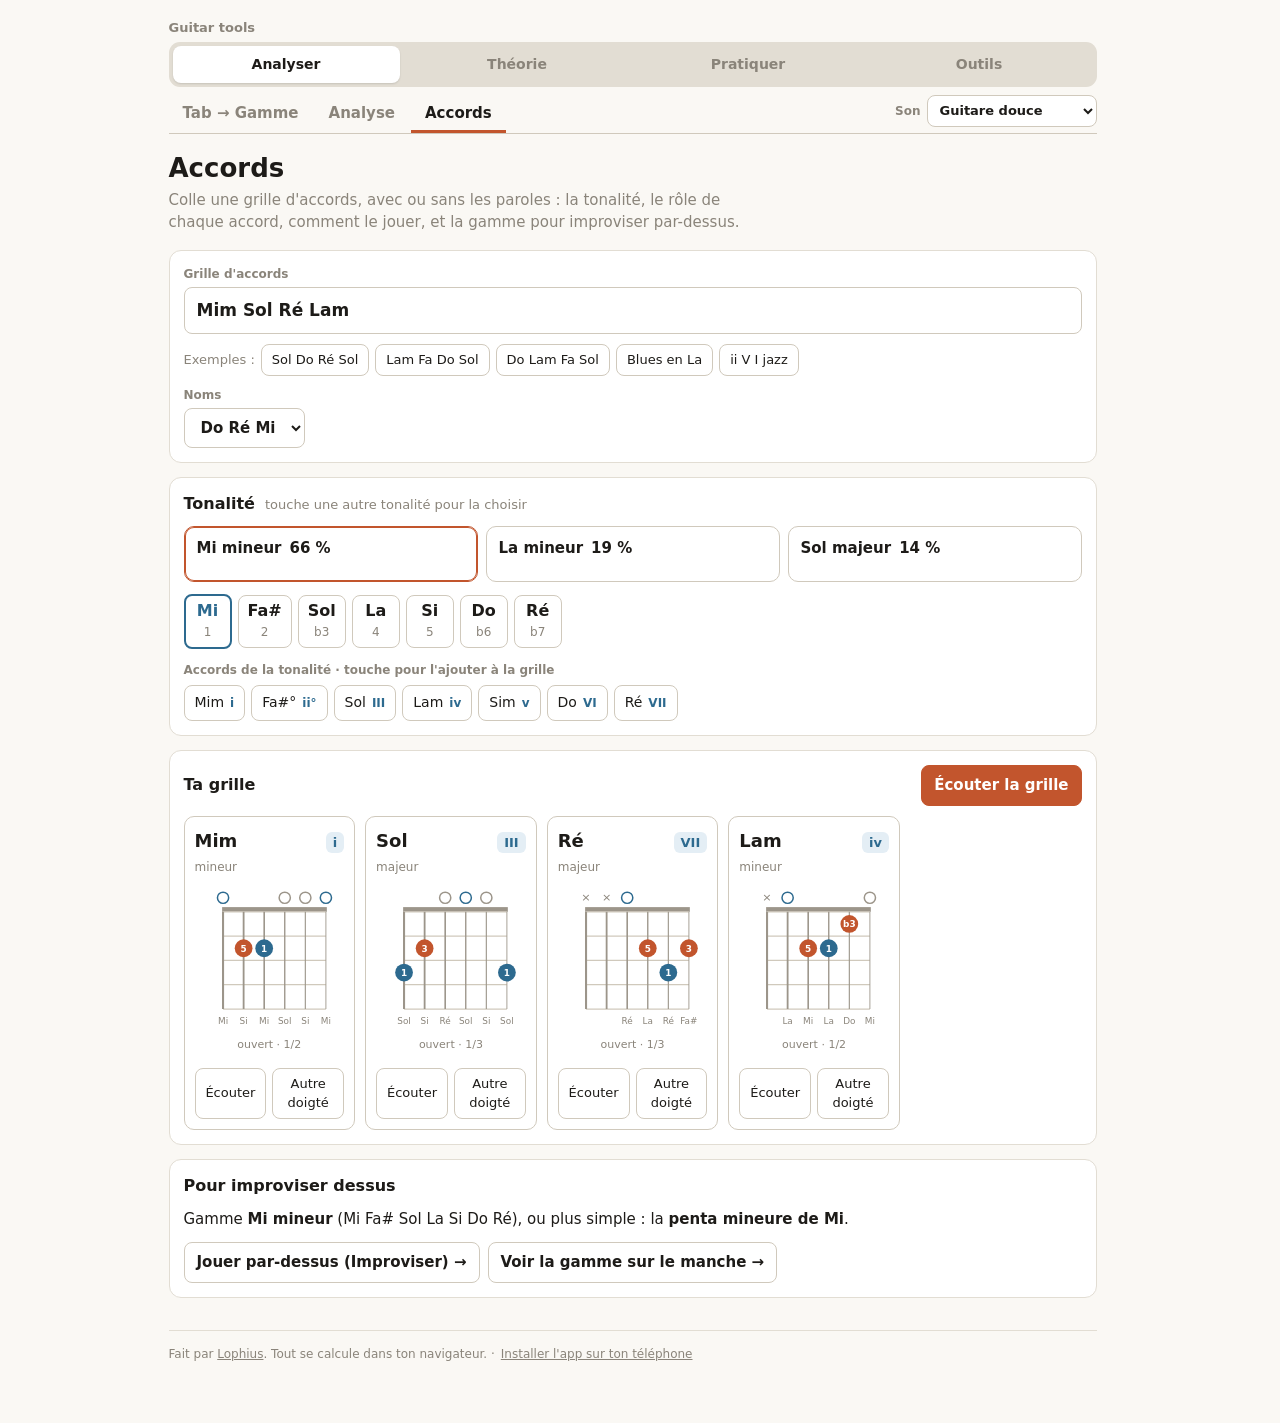
<file: accords.html>
<!DOCTYPE html>
<html lang="fr"><head><meta charset="utf-8"><meta name="viewport" content="width=device-width,initial-scale=1">
<title>Accords · Guitar tools</title>
<meta name="description" content="Colle une grille d'accords : la tonalité, le degré de chaque accord, les diagrammes à jouer et la gamme pour improviser.">
<link rel="icon" href="data:image/svg+xml,%3Csvg xmlns='http://www.w3.org/2000/svg' viewBox='0 0 32 32'%3E%3Crect width='32' height='32' rx='7' fill='%23c2552d'/%3E%3Cg stroke='%23fff' stroke-width='1.6'%3E%3Cpath d='M6 9h20M6 14h20M6 19h20M6 24h20'/%3E%3C/g%3E%3Ccircle cx='13' cy='14' r='3' fill='%23fff'/%3E%3C/svg%3E">
<link rel="manifest" href="manifest.webmanifest">
<meta name="theme-color" content="#c2552d">
<meta name="apple-mobile-web-app-capable" content="yes">
<meta name="mobile-web-app-capable" content="yes">
<meta name="apple-mobile-web-app-title" content="Guitar tools">
<meta name="apple-mobile-web-app-status-bar-style" content="default">
<link rel="apple-touch-icon" href="assets/icons/apple-touch-icon.png">
<link rel="stylesheet" href="assets/style.css?v=11">
<style>
.panel input[type=text]{font:inherit;font-size:17px;color:var(--fg);padding:10px 12px;min-height:44px;border-radius:8px;border:1px solid var(--line2);background:var(--card);width:100%}
.ex{display:flex;flex-wrap:wrap;gap:6px;margin-top:10px;align-items:center;font-size:13px;color:var(--mut)}
.ex button{font-size:13px;padding:5px 10px;min-height:32px}
.cands{display:grid;grid-template-columns:repeat(3,minmax(0,1fr));gap:8px;margin:0 0 12px}
@media(max-width:600px){.cands{grid-template-columns:minmax(0,1fr)}}
.cand{display:flex;flex-direction:column;gap:6px;text-align:left;padding:10px 12px;border-radius:10px}
.cand .top{display:flex;justify-content:space-between;align-items:baseline;gap:8px}
.cand .nm{font-weight:600}.cand .pc{font-weight:700;font-variant-numeric:tabular-nums}
.cand .meter{height:5px;border-radius:3px;background:var(--line);overflow:hidden}.cand .meter i{display:block;height:100%;background:var(--acc)}
.cand.on{border-color:var(--acc);box-shadow:inset 0 0 0 1px var(--acc)}
.lbl{font-size:12px;font-weight:600;color:var(--mut);margin:12px 0 6px}
.dia{display:flex;flex-wrap:wrap;gap:6px}
.dia button{font-size:14px;padding:6px 10px;min-height:36px;display:inline-flex;gap:6px;align-items:baseline}
.dia small{color:var(--root);font-weight:700;font-size:12px}
.grid{display:grid;grid-template-columns:repeat(auto-fill,minmax(170px,1fr));gap:10px}
@media(max-width:600px){.grid{grid-template-columns:repeat(2,minmax(0,1fr))}}
.ch{border:1px solid var(--line2);border-radius:10px;padding:10px;display:flex;flex-direction:column;align-items:center;gap:4px;background:var(--card)}
.ch.hot{border-color:var(--acc);box-shadow:0 0 0 2px var(--accL)}
.ch .hd{display:flex;justify-content:space-between;align-items:baseline;width:100%}
.ch .nm{font-size:18px;font-weight:700}
.deg{font-size:13px;font-weight:700;color:var(--root);background:var(--rootL);border-radius:6px;padding:1px 7px}
.deg.borrow{color:var(--out);background:color-mix(in srgb,var(--out) 12%,transparent)}
.ch .q{font-size:12px;color:var(--mut);align-self:flex-start}
.ch .vl{font-size:11px;color:var(--mut);text-align:center;min-height:2.4em}
.ch .row{display:flex;gap:6px;width:100%}
.ch .row button{flex:1;font-size:13px;padding:5px 6px;min-height:34px}
.actions{display:flex;flex-wrap:wrap;gap:8px;margin-top:12px}
.actions a{display:inline-flex;align-items:center;min-height:40px;padding:8px 12px;border-radius:8px;border:1px solid var(--line2);text-decoration:none;font-weight:600}
.empty{color:var(--mut)}
</style></head><body><main>
<p class="brand">Guitar tools</p>
<nav class="tabs" id="tabs"></nav>
<h1>Accords</h1>
<p class="sub">Colle une grille d'accords, avec ou sans les paroles : la tonalité, le rôle de chaque accord, comment le jouer, et la gamme pour improviser par-dessus.</p>

<div class="panel">
  <label class="field">Grille d'accords <input id="grid" type="text" autocomplete="off" autocapitalize="off" spellcheck="false" placeholder="Ex. : Mim Sol Ré Lam  ou  Em G D Am"></label>
  <div class="ex">Exemples :
    <button data-g="Sol Do Ré Sol">Sol Do Ré Sol</button>
    <button data-g="Lam Fa Do Sol">Lam Fa Do Sol</button>
    <button data-g="Do Lam Fa Sol">Do Lam Fa Sol</button>
    <button data-g="La7 Ré7 La7 Mi7 Ré7 La7">Blues en La</button>
    <button data-g="Rém7 Sol7 Domaj7">ii V I jazz</button>
  </div>
  <div class="fields" style="margin-top:10px">
    <label class="field">Noms <select id="nom"><option value="fr">Do Ré Mi</option><option value="en">C D E</option></select></label>
  </div>
</div>

<div class="card" id="keycard" hidden>
  <h2>Tonalité <small id="keyhint"></small></h2>
  <div class="cands" id="cands"></div>
  <div class="strip" id="strip"></div>
  <div class="lbl">Accords de la tonalité · touche pour l'ajouter à la grille</div>
  <div class="dia" id="dia"></div>
</div>

<div class="card" id="gridcard" hidden>
  <h2>Ta grille <button class="pri" id="playAll" style="margin-left:auto">Écouter la grille</button></h2>
  <div class="grid" id="chords"></div>
</div>

<div class="card" id="improcard" hidden>
  <h2>Pour improviser dessus</h2>
  <p id="impro" style="margin:0"></p>
  <div class="actions"><a href="improviser.html#accords" id="toImpro">Jouer par-dessus (Improviser) →</a><a href="gammes.html" id="toGammes">Voir la gamme sur le manche →</a></div>
</div>

<footer>Fait par <a href="https://www.lophius.be">Lophius</a>. Tout se calcule dans ton navigateur.</footer>
</main>
<script src="assets/nav.js?v=10"></script>
<script src="assets/music.js?v=8"></script>
<script>
{
const $=id=>document.getElementById(id);
let FORCED=null,VIDX={},timers=[];
$('nom').value=M.get('gt.nom','fr');
$('grid').value=M.get('gt.chords','')||'';

function render(){
  stop();
  const fr=$('nom').value==='fr',chords=M.parseGrid($('grid').value);
  ['keycard','gridcard','improcard'].forEach(id=>$(id).hidden=!chords.length);
  if(!chords.length)return;
  const ks=M.keysFromChords(chords),auto=ks[0].k,K=FORCED!=null?FORCED:auto,r=M.kRoot(K),sc=M.kScale(K),nm=M.names(r,M.kMin(K),fr);
  // tonalités candidates
  $('cands').innerHTML=ks.slice(0,3).map(c=>{const p=Math.round(c.p*100);return `<button class="cand ${c.k===K?'on':''}" data-k="${c.k}"><span class="top"><span class="nm">${M.kName(c.k,fr)}</span><span class="pc">${p} %</span></span><span class="meter"><i style="width:${Math.max(2,p)}%"></i></span></button>`;}).join('');
  $('keyhint').textContent=FORCED!=null&&FORCED!==auto?'choisie à la main':'touche une autre tonalité pour la choisir';
  $('strip').innerHTML=sc.map(i=>`<div class="n ${i?'':'r'}"><b>${nm[(r+i)%12]}</b><small>${M.IV[i]}</small></div>`).join('');
  $('dia').innerHTML=M.diatonic(K).map(c=>`<button data-add="${M.chordName(c,nm)}">${M.chordName(c,nm)} <small>${M.roman(c,K).n}</small></button>`).join('');
  // accords de la grille
  $('chords').innerHTML=chords.map((c,i)=>{
    const cn=M.names(c.r,c.q[0]==='m',fr),vs=M.voicings(c),vi=(VIDX[i]||0)%Math.max(1,vs.length),v=vs[vi],rn=M.roman(c,K);
    return `<div class="ch" data-i="${i}"><div class="hd"><span class="nm">${M.chordName(c,nm)}</span><span class="deg ${rn.borrowed?'borrow':''}" title="${rn.borrowed?'accord emprunté : hors de la gamme':'degré dans la tonalité'}">${rn.n}</span></div>
      <span class="q">${M.QNAME[c.q]}${rn.borrowed?' · emprunté':''}</span>
      ${v?M.chordBox(v,c,cn):'<p class="empty">pas de doigté</p>'}
      <span class="vl">${v?v.label:''}${vs.length>1?` · ${vi+1}/${vs.length}`:''}</span>
      <div class="row"><button data-play="${i}">Écouter</button>${vs.length>1?`<button data-next="${i}">Autre doigté</button>`:''}</div></div>`;}).join('');
  // pour improviser
  const borrowed=chords.filter(c=>M.roman(c,K).borrowed);
  const penta=M.kMin(K)?'penta mineure':'penta majeure';
  $('impro').innerHTML=`Gamme <b>${M.kName(K,fr)}</b> (${sc.map(i=>nm[(r+i)%12]).join(' ')}), ou plus simple : la <b>${penta} de ${nm[r]}</b>.${borrowed.length?` Sur ${borrowed.map(c=>'<b>'+M.chordName(c,nm)+'</b>').join(', ')} (accord emprunté), vise plutôt les notes de l'accord.`:''}`;
  M.set('gt.chords',$('grid').value);
  M.set('gt.scale',{r,sk:M.kMin(K)?'min':'maj',ts:Date.now(),src:'accords'});
  M.set('gt.impro',{k:K,grid:$('grid').value});
  CUR={chords,K};
}
let CUR=null;
function voicingOf(i){const c=CUR.chords[i],vs=M.voicings(c);return vs[(VIDX[i]||0)%Math.max(1,vs.length)];}
function playChord(i,t){const v=voicingOf(i);if(v)M.strum(t,M.voicingMidis(v.fr));}
function stop(){timers.forEach(clearTimeout);timers=[];document.querySelectorAll('.ch.hot').forEach(e=>e.classList.remove('hot'));const b=$('playAll');if(b)b.textContent='Écouter la grille';}
$('playAll').onclick=()=>{
  if(timers.length){stop();return;}
  if(!CUR)return;const t0=M.now()+.1,bar=2.2;
  CUR.chords.forEach((c,i)=>{[0,.55,1.1,1.65].forEach((o,j)=>{const v=voicingOf(i);if(v)M.strum(t0+i*bar+o,M.voicingMidis(v.fr),{down:j%2===0,vol:j?.12:.18});});
    timers.push(setTimeout(()=>{document.querySelectorAll('.ch').forEach(e=>e.classList.toggle('hot',+e.dataset.i===i));},(i*bar+.1)*1000));});
  timers.push(setTimeout(stop,(CUR.chords.length*bar+.6)*1000));
  $('playAll').textContent='Stop';
};
document.addEventListener('click',e=>{
  const b=e.target.closest('button');if(!b)return;
  if(b.dataset.g!=null){$('grid').value=b.dataset.g;FORCED=null;VIDX={};render();}
  else if(b.dataset.k!=null){FORCED=+b.dataset.k;render();}
  else if(b.dataset.add!=null){$('grid').value=($('grid').value.trim()+' '+b.dataset.add).trim();render();}
  else if(b.dataset.play!=null){playChord(+b.dataset.play,M.now()+.05);}
  else if(b.dataset.next!=null){const i=+b.dataset.next;VIDX[i]=(VIDX[i]||0)+1;render();playChord(i,M.now()+.05);}
});
let T=null;$('grid').addEventListener('input',()=>{FORCED=null;VIDX={};clearTimeout(T);T=setTimeout(render,300);});
$('nom').onchange=()=>{M.set('gt.nom',$('nom').value);render();};
if(!$('grid').value.trim())$('grid').value='Mim Sol Ré Lam';
render();
}
</script></body></html>
</file>
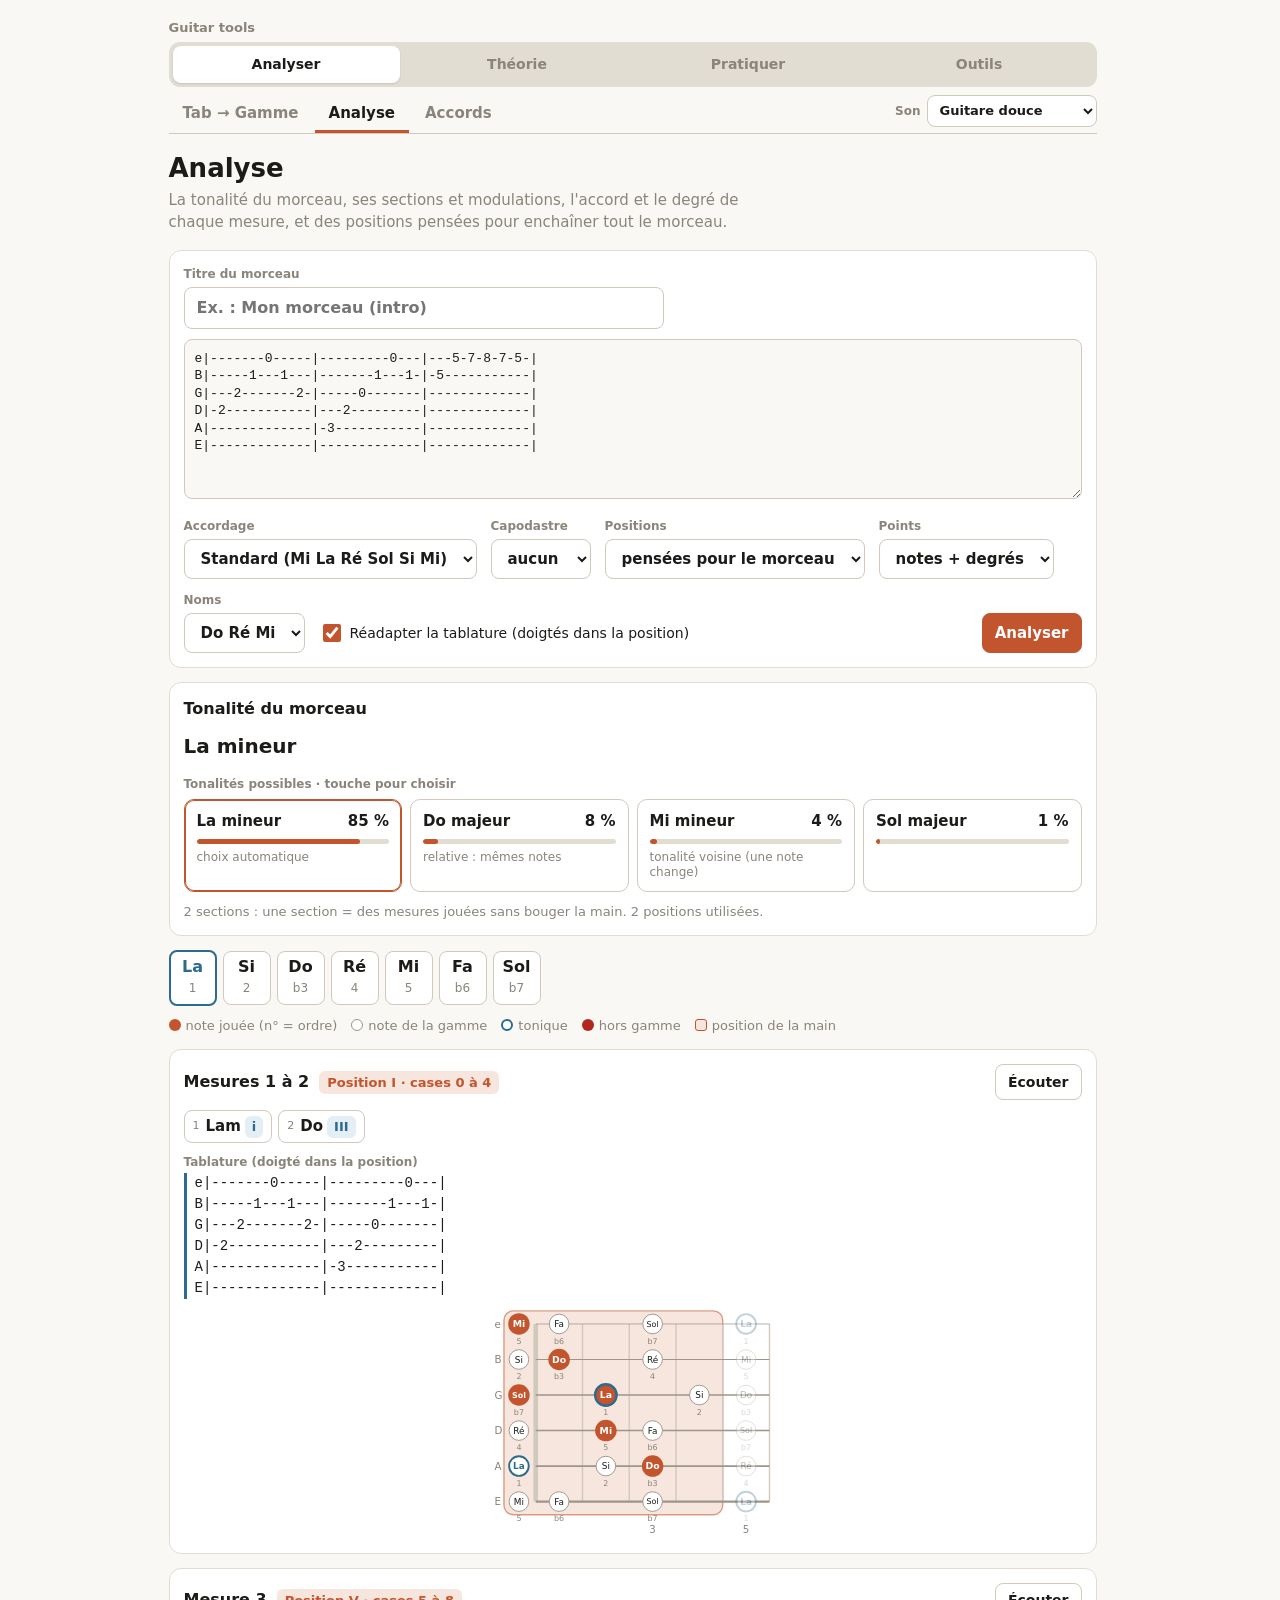
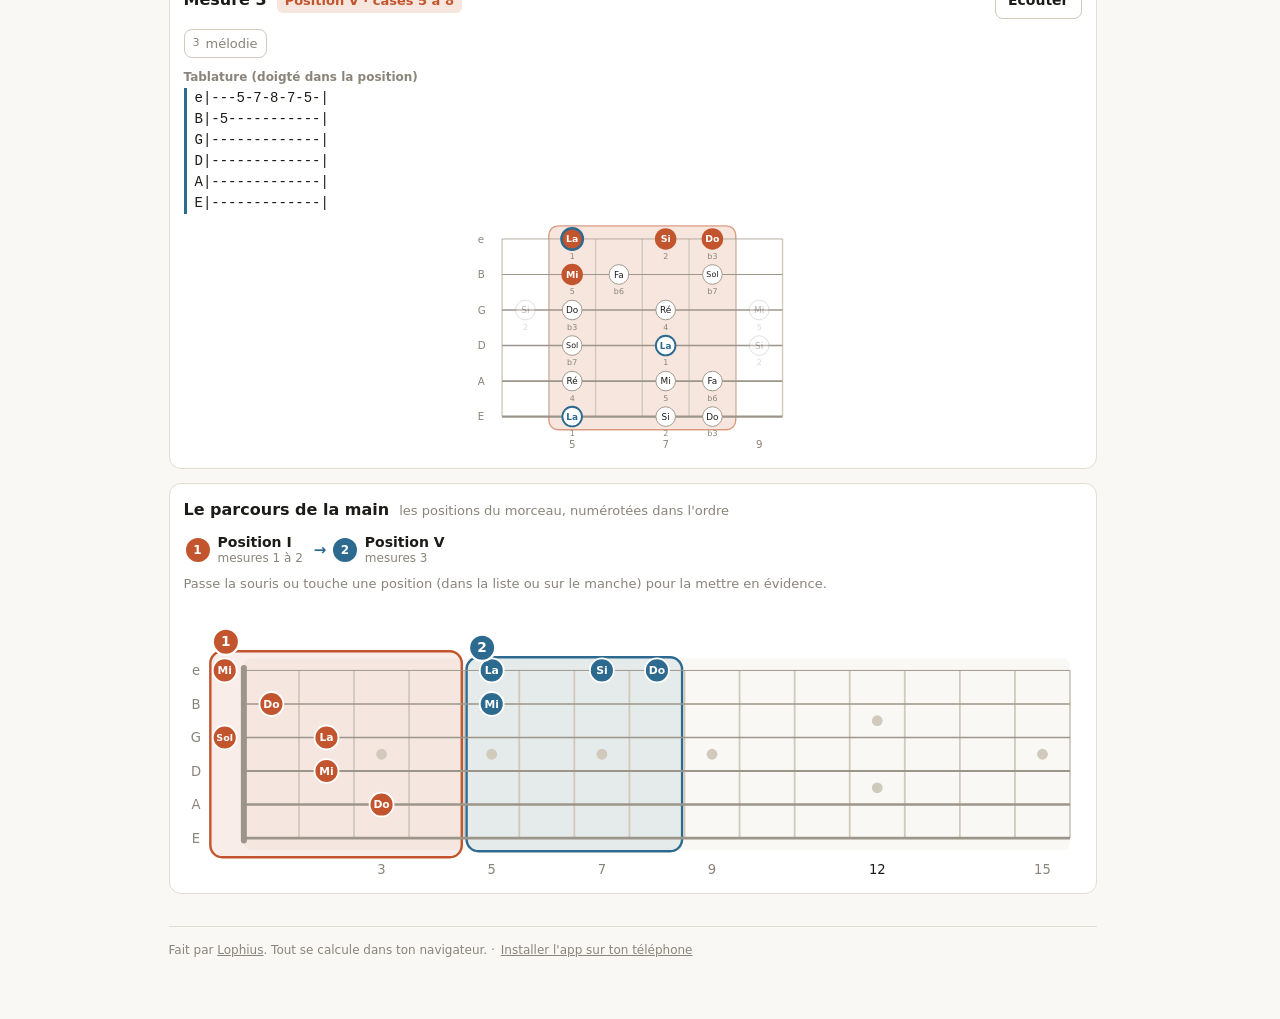
<file: analyse.html>
<!DOCTYPE html>
<html lang="fr"><head><meta charset="utf-8"><meta name="viewport" content="width=device-width,initial-scale=1">
<title>Analyse · Guitar tools</title>
<meta name="description" content="Analyse musicale d'une tablature : tonalité du morceau, sections et modulations, accords et degrés, positions pensées pour tout le morceau.">
<link rel="icon" href="data:image/svg+xml,%3Csvg xmlns='http://www.w3.org/2000/svg' viewBox='0 0 32 32'%3E%3Crect width='32' height='32' rx='7' fill='%23c2552d'/%3E%3Cg stroke='%23fff' stroke-width='1.6'%3E%3Cpath d='M6 9h20M6 14h20M6 19h20M6 24h20'/%3E%3C/g%3E%3Ccircle cx='13' cy='14' r='3' fill='%23fff'/%3E%3C/svg%3E">
<link rel="manifest" href="manifest.webmanifest">
<meta name="theme-color" content="#c2552d">
<meta name="apple-mobile-web-app-capable" content="yes">
<meta name="mobile-web-app-capable" content="yes">
<meta name="apple-mobile-web-app-title" content="Guitar tools">
<meta name="apple-mobile-web-app-status-bar-style" content="default">
<link rel="apple-touch-icon" href="assets/icons/apple-touch-icon.png">
<link rel="stylesheet" href="assets/style.css?v=11">
<style>
/* Spécifique à Tab → Gamme */
textarea{width:100%;min-height:160px;font:13px/1.35 ui-monospace,Menlo,monospace;background:var(--bg);border:1px solid var(--line2);border-radius:8px;padding:10px;white-space:pre;overflow-x:auto;margin:0 0 12px}
.seq{font-size:13px;margin-top:10px;line-height:1.7}
.seq span{display:inline-block;margin-right:10px;white-space:nowrap}
.seq i{font-style:normal;color:var(--mut)}
.out,.err{color:var(--out)}
.wrap{overflow-x:auto}
.card h2 .chg{color:var(--acc)}
.pos{display:inline-block;font-size:13px;font-weight:600;color:var(--acc);background:var(--accL);border-radius:6px;padding:2px 8px;margin-bottom:6px}
.expl{font-size:13px;margin-top:8px;line-height:1.5}
/* Mesure : tablature à gauche, manche à droite (ordinateur) ; empilés sur mobile */
/* Mesure : tablature et manche répartis sur la largeur (ordinateur) ; empilés sur mobile.
   Le manche a toujours la même hauteur, quelle que soit la mesure. */
.mgrid{display:flex;justify-content:space-around;align-items:center;gap:16px 32px}
.mright svg{height:230px!important;width:auto!important;max-width:100%!important}
.mleft{min-width:240px}
.mleft .mt{font-size:15px;line-height:1.55;margin:0 0 6px}
.playm{margin-left:auto;font-size:14px;padding:6px 12px;min-height:36px}
.playm.on{background:var(--acc);border-color:var(--acc);color:#fff}
.pn .ring{opacity:0}
.pn.hot .ring{opacity:1}
.seq span.hot{background:var(--accL);border-radius:6px;box-shadow:0 0 0 3px var(--accL)}
.panel input[type=text]{font:inherit;font-size:16px;color:var(--fg);padding:8px 12px;min-height:40px;border-radius:8px;border:1px solid var(--line2);background:var(--card);width:100%;max-width:480px}
.lbl0{font-size:12px;font-weight:600;color:var(--mut);margin:8px 0 2px}
@media(max-width:640px){
  .mgrid{flex-direction:column;align-items:stretch}
  .mright svg{width:100%!important;height:auto!important}
  .mleft{min-width:0}
  .mleft .mt{font-size:14px}
}
.lbl{font-size:12px;font-weight:600;color:var(--root);margin:8px 0 2px}
.mt{font:12px/1.25 ui-monospace,Menlo,monospace;color:var(--mut);margin:0 0 8px;overflow-x:auto}
.mt.fx{color:var(--fg);border-left:3px solid var(--root);padding-left:8px}
.mv{color:var(--root)}
.sugg{display:flex;flex-wrap:wrap;gap:6px;align-items:center;font-size:13px;color:var(--mut);margin:0 0 10px}
.sugg:empty{display:none}
.sugg button{font-size:14px;padding:6px 12px;min-height:36px}
.sugg button.on{background:var(--acc);border-color:var(--acc);color:#fff;font-weight:600}

.cands-t{font-size:12px;font-weight:600;color:var(--mut);margin:14px 0 6px}
.cands{display:grid;grid-template-columns:repeat(4,minmax(0,1fr));gap:8px}
@media(max-width:640px){.cands{grid-template-columns:repeat(2,minmax(0,1fr))}}
.cand{display:flex;flex-direction:column;align-items:stretch;gap:6px;text-align:left;padding:10px 12px;border-radius:10px;min-height:0}
.cand .top{display:flex;justify-content:space-between;align-items:baseline;gap:8px}
.cand .nm{font-weight:600;font-size:15px}
.cand .pc{font-weight:700;font-size:15px;font-variant-numeric:tabular-nums}
.cand .meter{height:5px;border-radius:3px;background:var(--line);overflow:hidden}
.cand .meter i{display:block;height:100%;background:var(--acc);border-radius:3px}
.cand .rel{font-size:12px;color:var(--mut);min-height:1.3em;line-height:1.3}
.cand.on{border-color:var(--acc);box-shadow:inset 0 0 0 1px var(--acc)}
.resetk{background:none;border:0;padding:0;min-height:0;color:var(--acc);font-size:13px;text-decoration:underline;cursor:pointer}
.jlist{list-style:none;display:flex;flex-wrap:wrap;gap:8px 22px;margin:0 0 6px;padding:0;counter-reset:j}
.jlist li{display:flex;align-items:center;gap:8px;position:relative}
.jlist li+li::before{content:"→";position:absolute;left:-17px;color:var(--root);font-weight:700}
.jlist li span{display:flex;flex-direction:column;line-height:1.2;font-size:14px}
.jlist li small{color:var(--mut);font-size:12px}
.jn{display:inline-grid;place-items:center;width:24px;height:24px;flex:none;border-radius:50%;background:var(--acc);color:#fff;font-size:12px}
.jarr{color:var(--root);font-weight:700}
.jlist li{cursor:pointer;border-radius:8px;padding:2px 6px 2px 2px;transition:background .15s,opacity .15s}
#journey.hl .jlist li{opacity:.4}
#journey.hl .jlist li.on{opacity:1;background:var(--bg)}
#journey .jz{cursor:pointer;transition:opacity .15s}
#journey.hl .jz{opacity:.15}
#journey.hl .jz.on{opacity:1}
#journey.hl .jz.on rect{fill-opacity:.2;stroke-width:3}
@media(prefers-reduced-motion:reduce){#journey .jz,.jlist li{transition:none}}
.chips{display:flex;flex-wrap:wrap;gap:6px;margin:0 0 10px}
.bar{display:inline-flex;align-items:center;gap:6px;border:1px solid var(--line2);border-radius:8px;padding:4px 8px;font-size:15px}
.bar small{color:var(--mut);font-size:11px}
.chip.muted{color:var(--mut);font-size:13px}
.sectab{font-size:14px!important;line-height:1.5;white-space:pre;overflow-x:auto;margin:0 0 10px}
.secboard{display:flex;justify-content:center}
.sec-card h2 .pos{font-size:13px}
@media(max-width:600px){
  .sec-card h2{display:grid;grid-template-columns:minmax(0,1fr) auto;align-items:center;gap:6px 10px}
  .sec-card h2 .rg{grid-column:1}
  .sec-card h2 .playm{grid-column:2;grid-row:1;margin:0}
  .sec-card h2 .pos{grid-column:1/span 2;justify-self:start}
  .sectab{font-size:13px!important}
  .cand{padding:8px 10px}
  .cand .nm,.cand .pc{font-size:14px}
  .bar{font-size:14px;padding:3px 7px}
}
.deg{display:inline-block;font-size:13px;font-weight:700;color:var(--root);background:var(--rootL);border-radius:6px;padding:1px 7px;margin-left:4px}
.deg.borrow{color:var(--out);background:color-mix(in srgb,var(--out) 12%,transparent)}
.secnew{display:block;width:100%;font-size:13px;font-weight:600;color:var(--root);margin:0 0 4px}
.poschg{color:var(--acc);font-weight:700}
.sections{display:flex;flex-direction:column;gap:6px;margin:8px 0 0}
.sec{display:flex;gap:10px;align-items:baseline;font-size:15px}
.sec b{min-width:120px}
.sec small{color:var(--mut)}
.keyline{font-size:20px;font-weight:700;margin:0}
.panel input[type=text]{font:inherit;font-size:16px;color:var(--fg);padding:8px 12px;min-height:40px;border-radius:8px;border:1px solid var(--line2);background:var(--card);width:100%;max-width:480px}
</style></head><body><main>
<p class="brand">Guitar tools</p>
<nav class="tabs" id="tabs"></nav>
<h1>Analyse</h1>
<p class="sub">La tonalité du morceau, ses sections et modulations, l'accord et le degré de chaque mesure, et des positions pensées pour enchaîner tout le morceau.</p>
<div class="panel">
  <label class="field" style="margin-bottom:10px">Titre du morceau <input id="title" type="text" placeholder="Ex. : Mon morceau (intro)" autocomplete="off"></label>
  <textarea id="tab" spellcheck="false" autocapitalize="off" autocorrect="off" aria-label="Tablature"></textarea>
  <div class="fields">
    <label class="field">Accordage <select id="tuning">
      <option value="0,0,0,0,0,0">Standard (Mi La Ré Sol Si Mi)</option>
      <option value="0,0,0,0,0,-2">Drop D (Ré La Ré Sol Si Mi)</option>
      <option value="-1,-1,-1,-1,-1,-1">Un demi-ton plus bas</option>
      <option value="-2,-2,-2,-2,-2,-2">Un ton plus bas</option>
    </select></label>
    <label class="field">Capodastre <select id="capo"><option value="0">aucun</option><option value="1">case 1</option><option value="2">case 2</option><option value="3">case 3</option><option value="4">case 4</option><option value="5">case 5</option><option value="7">case 7</option></select></label>
    <label class="field">Positions <select id="pmode"><option value="song">pensées pour le morceau</option><option value="bar">mesure par mesure</option></select></label>
    <label class="field">Points <select id="lab"><option value="both">notes + degrés</option><option value="name">notes</option><option value="deg">degrés</option></select></label>
    <label class="field">Noms <select id="nom"><option value="fr">Do Ré Mi</option><option value="en">C D E</option></select></label>
    <label class="check"><input type="checkbox" id="fix" checked> Réadapter la tablature (doigtés dans la position)</label>
    <button class="pri grow" id="go">Analyser</button>
  </div>
</div>
<div class="card" id="summary" hidden></div>
<div class="strip" id="strip"></div>
<div class="legend">
  <span><span class="dot play"></span>note jouée (n° = ordre)</span>
  <span><span class="dot scale"></span>note de la gamme</span>
  <span><span class="dot root"></span>tonique</span>
  <span><span class="dot outs"></span>hors gamme</span>
  <span><span class="dot box"></span>position de la main</span>
</div>
<div id="out"></div>
<footer>Fait par <a href="https://www.lophius.be">Lophius</a>. Tout se calcule dans ton navigateur.</footer>
</main>
<script src="assets/nav.js?v=10"></script>
<script src="assets/music.js?v=8"></script>
<script>
const SH=['C','C#','D','D#','E','F','F#','G','G#','A','A#','B'];
const FLT=['C','Db','D','Eb','E','F','Gb','G','Ab','A','Bb','B'];
const FRS=['Do','Do#','Ré','Ré#','Mi','Fa','Fa#','Sol','Sol#','La','La#','Si'];
const FRF=['Do','Réb','Ré','Mib','Mi','Fa','Solb','Sol','Lab','La','Sib','Si'];
const IV=['1','b2','2','b3','3','4','b5','5','b6','6','b7','7'];
const BASE=[64,59,55,50,45,40],SN=['e','B','G','D','A','E'];
let OPEN=BASE.slice(),BOARD_NONUM=true;
const MAJ=[0,2,4,5,7,9,11],MIN=[0,2,3,5,7,8,10];
// Couleurs possibles d'une même tonique (choisies si elles couvrent nettement mieux les notes)
const MODES={maj:[['',MAJ],['mixolydien',[0,2,4,5,7,9,10]],['lydien',[0,2,4,6,7,9,11]]],
             min:[['',MIN],['dorien',[0,2,3,5,7,9,10]],['harmonique',[0,2,3,5,7,8,11]],['phrygien',[0,1,3,5,7,8,10]]]};
const $=id=>document.getElementById(id);
const isD=c=>c>='0'&&c<='9';
const EX=`e|-------0-----|---------0---|---5-7-8-7-5-|
B|-----1---1---|-------1---1-|-5-----------|
G|---2-------2-|-----0-------|-------------|
D|-2-----------|---2---------|-------------|
A|-------------|-3-----------|-------------|
E|-------------|-------------|-------------|`;
const names=(r,minor)=>{const fl=[5,10,3,8,1].includes(r)||minor&&[2,7,0,5].includes(r);return $('nom').value==='fr'?(fl?FRF:FRS):(fl?FLT:SH);};

// ---------- Lecture de la tablature ----------
// Comme Tab → Gamme, plus : la case d'arrivée d'un tiré (7b9) ou d'un relâché (9r7) n'est pas une nouvelle note.
function parse(txt){
  const blocks=[];let cur=[];
  for(const l of txt.split(/\r?\n/)){
    const m=l.match(/^\s*[A-Ga-g][#b]?\s*([|:\-].*)$/);
    if(m&&/-/.test(m[1])){cur.push(m[1]);if(cur.length===6){blocks.push(cur);cur=[];}}else cur=[];
  }
  const measures=[];
  for(const b of blocks){
    const segs=b.map(l=>l.replace(/:/g,'|').split('|'));
    segs.forEach(sg=>{if(sg.length&&!sg[0].trim())sg.shift();if(sg.length&&!sg[sg.length-1].trim())sg.pop();});
    const n=Math.max(...segs.map(sg=>sg.length));
    for(let i=0;i<n;i++){
      const raw=segs.map(sg=>sg[i]||''),notes=[];
      raw.forEach((seg,s)=>{
        for(let c=0;c<seg.length;c++){
          if(isD(seg[c])&&!isD(seg[c-1])){
            let num=seg[c];if(isD(seg[c+1]))num+=seg[c+1];
            if(/[br]/i.test(seg[c-1]||''))continue;
            const f=+num;notes.push({col:c,s,f,pc:(OPEN[s]+f)%12,midi:OPEN[s]+f});
          }
        }
      });
      notes.sort((a,b)=>a.col-b.col||a.s-b.s);let o=0,lc=-1;
      notes.forEach(x=>{if(x.col!==lc){o++;lc=x.col;}x.o=o;});
      measures.push({notes,raw});
    }
  }
  return measures;
}

// ---------- Tonalité : profils de Krumhansl-Schmuckler ----------
const KMAJ=[6.35,2.23,3.48,2.33,4.38,4.09,2.52,5.19,2.39,3.66,2.29,2.88];
const KMIN=[6.33,2.68,3.52,5.38,2.60,3.53,2.54,4.75,3.98,2.69,3.34,3.17];
// Histogramme pondéré : chaque note compte 1, la basse de chaque temps compte en plus
function hist(ns){
  const h=Array(12).fill(0);
  ns.forEach(n=>h[n.pc]+=1);
  const byO={};ns.forEach(n=>{if(!byO[n.o]||n.midi<byO[n.o].midi)byO[n.o]=n;});
  Object.values(byO).forEach(n=>h[n.pc]+=1);
  return h;
}
function corr(h,p,r){
  const x=h,y=i=>p[(i-r+12)%12],mx=x.reduce((a,b)=>a+b,0)/12,my=p.reduce((a,b)=>a+b,0)/12;
  let n=0,dx=0,dy=0;for(let i=0;i<12;i++){const a=x[i]-mx,b=y(i)-my;n+=a*b;dx+=a*a;dy+=b*b;}
  return dx&&dy?n/Math.sqrt(dx*dy):0;
}
// 24 tonalités : k<12 = majeur sur k, k>=12 = mineur sur k-12
const KEYS=[...Array(24).keys()];
const kRoot=k=>k%12,kMin=k=>k>=12,kScale=k=>kMin(k)?MIN:MAJ;
const kScore=(h,k)=>corr(h,kMin(k)?KMIN:KMAJ,kRoot(k));
const kName=(k,mode)=>{const nm=names(kRoot(k),kMin(k));return nm[kRoot(k)]+(kMin(k)?' mineur':' majeur')+(mode?` <small>(couleur ${mode})</small>`:'');};

// Tonalité par mesure avec un algorithme de Viterbi : changer de tonalité coûte cher,
// donc seule une suite de mesures qui ne colle plus fait apparaître une modulation.
function keyPath(ms,global){
  const H=ms.map(m=>hist(m.notes)),N=ms.length,PEN=1.1;
  const em=H.map((_,i)=>{const h=Array(12).fill(0);
    [[i-2,.3],[i-1,.6],[i,1],[i+1,.6],[i+2,.3]].forEach(([j,w])=>{if(j>=0&&j<N)H[j].forEach((v,c)=>h[c]+=v*w);});
    return KEYS.map(k=>h.some(v=>v)?3*cov(h,k)+kScore(h,k)+(k===global?.35:0):(k===global?.01:0));});
  let V=em[0].slice(),B=[];
  for(let i=1;i<N;i++){
    const nv=[],bk=[];
    KEYS.forEach(k=>{let best=-1e9,arg=k;KEYS.forEach(j=>{const v=V[j]-(j===k?0:PEN);if(v>best){best=v;arg=j;}});nv[k]=best+em[i][k];bk[k]=arg;});
    V=nv;B.push(bk);
  }
  let k=KEYS.reduce((a,b)=>V[b]>V[a]?b:a,0);const path=[k];
  for(let i=N-2;i>=0;i--){k=B[i][k];path.unshift(k);}
  return path;
}

// ---------- Accord de chaque mesure ----------
const CHORDS=[['',[0,4,7],0],['m',[0,3,7],0],['°',[0,3,6],.2],['7',[0,4,7,10],.25],['maj7',[0,4,7,11],.3],['m7',[0,3,7,10],.25],['5',[0,7],.15]];
function chordOf(ns,key){
  const pcs=new Set(ns.map(n=>n.pc));if(pcs.size<2)return null;
  const h=hist(ns),tot=h.reduce((a,b)=>a+b,0),bass=ns.reduce((a,n)=>n.midi<a.midi?n:a,ns[0]).pc,sc=kScale(key),r0=kRoot(key);
  let best=null;
  for(let r=0;r<12;r++)for(const [q,iv,cost] of CHORDS){
    const tones=iv.map(i=>(r+i)%12);
    let s=0;for(let c=0;c<12;c++)s+=tones.includes(c)?h[c]:-0.7*h[c];
    s=s/tot-cost*0.5-(tones.filter(t=>!pcs.has(t)).length*0.18);
    if(bass===r)s+=.25;
    if(tones.every(t=>sc.includes((t-r0+12)%12)))s+=.12;
    if(!best||s>best.s)best={r,q,tones,s,fit:tones.reduce((a,t)=>a+h[t],0)/tot};
  }
  return best;
}
const NUM=['I','II','III','IV','V','VI','VII'];
const MAJREF=['I','bII','II','bIII','III','IV','#IV','V','bVI','VI','bVII','VII'];
function roman(ch,key,scale){
  const sc=scale||kScale(key),iv=(ch.r-kRoot(key)+12)%12,step=sc.indexOf(iv);
  let n=step>=0?NUM[step]:MAJREF[iv];
  const minorQ=ch.q==='m'||ch.q==='m7'||ch.q==='°';
  if(minorQ)n=n.replace(/[IV]+/,x=>x.toLowerCase());
  n+=ch.q==='°'?'°':ch.q==='7'?'7':ch.q==='maj7'?'maj7':ch.q==='m7'?'7':'';
  const borrowed=!ch.tones.every(t=>sc.includes((t-kRoot(key)+12)%12));
  return {n,borrowed};
}

// ---------- Tonalité du morceau : plusieurs indices combinés ----------
// 1) part des notes qui tombent dans la gamme, 2) profil de Krumhansl,
// 3) rôle des accords (I, IV, V présents ; V → I), 4) premier et dernier accord / basse.
function cov(h,k){const sc=kScale(k),r=kRoot(k);let a=0,t=0;h.forEach((v,c)=>{t+=v;if(sc.includes((c-r+12)%12))a+=v;});return t?a/t:0;}
function measureChord(m,k){return m.notes.length?chordOf(m.notes,k):null;}
function bassOf(ns){return ns.length?ns.reduce((a,n)=>n.midi<a.midi?n:a,ns[0]).pc:null;}
function keyScore(ms,k,h){
  const r=kRoot(k),minor=kMin(k);
  let roles=0,cnt=0,cad=0,prev=null;
  const tonicQ=c=>c&&c.r===r&&(minor?c.q[0]==='m':!(c.q[0]==='m'||c.q==='°'));
  ms.forEach(m=>{const c=measureChord(m,k);if(!c)return;cnt++;
    const iv=(c.r-r+12)%12,maj=!(c.q[0]==='m'||c.q==='°');
    if(tonicQ(c))roles+=1;else if(iv===7&&maj)roles+=.8;else if(iv===5)roles+=.3;
    if(prev&&prev.dom&&tonicQ(c))cad+=1;
    prev={dom:iv===7&&maj};});
  const withN=ms.filter(m=>m.notes.length),first=withN[0],last=withN[withN.length-1];
  const fc=first&&measureChord(first,k),lc=last&&measureChord(last,k);
  let ends=0;
  if(lc?tonicQ(lc):bassOf(last.notes)===r)ends+=.35;
  if(fc?tonicQ(fc):bassOf(first.notes)===r)ends+=.15;
  if(bassOf(last.notes)===r)ends+=.1;
  return 3*cov(h,k)+kScore(h,k)+(cnt?1.2*roles/cnt+.4*Math.min(cad,3)/3:0)+ends;
}
function globalKey(ms){const h=hist(ms.flatMap(m=>m.notes));return KEYS.reduce((a,b)=>keyScore(ms,b,h)>keyScore(ms,a,h)?b:a,0);}

// Lien entre deux tonalités (pour expliquer les candidates)
function relation(a,b){
  if(a===b)return '';
  const ra=kRoot(a),rb=kRoot(b);
  if(kMin(a)!==kMin(b)&&ra===rb)return 'même tonique, autre mode';
  if(kMin(a)!==kMin(b)&&cov([...Array(12).keys()].map(c=>kScale(a).includes((c-ra+12)%12)?1:0),b)>.99)return 'relative : mêmes notes';
  if(!kMin(a)&&!kMin(b)&&((rb-ra+12)%12===7||(ra-rb+12)%12===7))return 'tonalité voisine (une note change)';
  if(kMin(a)&&kMin(b)&&((rb-ra+12)%12===7||(ra-rb+12)%12===7))return 'tonalité voisine (une note change)';
  return '';
}
let FORCED=null,PERLINE=4,JOURNEY=null,JSEL=null;
const JCOL=['#c2552d','#2d6a8f','#5b8a2f','#8a4fb0','#b8860b','#c0397a'];
// Parcours de la main : le manche entier, chaque position utilisée (numérotée dans l'ordre),
// des flèches pour les déplacements, et les notes jouées avec leur nom.
// Même dessin à l'horizontale (ordinateur) et à la verticale (téléphone) : seul l'axe change.
function jHighlight(p){
  JSEL=p;const card=$('journey');if(!card)return;
  card.classList.toggle('hl',p!=null);
  card.querySelectorAll('[data-p]').forEach(e=>e.classList.toggle('on',p!=null&&+e.dataset.p===p));
}
document.addEventListener('mouseover',e=>{const t=e.target.closest&&e.target.closest('#journey [data-p]');if(t)jHighlight(+t.dataset.p);});
document.addEventListener('mouseout',e=>{const t=e.target.closest&&e.target.closest('#journey [data-p]');if(t&&!(e.relatedTarget&&e.relatedTarget.closest&&e.relatedTarget.closest('#journey [data-p="'+t.dataset.p+'"]')))jHighlight(null);});
document.addEventListener('focusin',e=>{const t=e.target.closest&&e.target.closest('#journey [data-p]');if(t)jHighlight(+t.dataset.p);});
document.addEventListener('click',e=>{const t=e.target.closest&&e.target.closest('#journey [data-p]');if(!t){if(JSEL!=null&&e.target.closest&&e.target.closest('#journey'))jHighlight(null);return;}const p=+t.dataset.p;jHighlight(JSEL===p&&e.pointerType!=='mouse'?null:p);});
function drawJourney(){
  const el=$('jneck');if(!el||!JOURNEY)return;
  const vert=el.clientWidth<560,{secs,key}=JOURNEY,first=1;
  const hi=vert?Math.min(15,Math.max(7,...secs.map(x=>x.p+4))):15,nCols=hi-first+1;
  const nm=names(kRoot(key),kMin(key));
  // a = axe des cases, b = axe des cordes
  const fw=vert?40:46,sh=vert?42:28,lab=16,openC=lab+18,nut=lab+34,b0=vert?56:58;
  const fretA=f=>f===0?openC:nut+(f-first+0.5)*fw,aEnd=nut+nCols*fw;
  const Bs=s=>b0+(vert?(5-s):s)*sh,bEnd=b0+5*sh,bMid=b0+2.5*sh;
  const XY=(a,b)=>vert?[b,a]:[a,b];
  const W=vert?bEnd+44:aEnd+10,H=vert?aEnd+10:bEnd+34;
  const rect=(a0,a1,c0,c1,attr)=>{const[x,y]=XY(a0,c0),[w,h]=vert?[c1-c0,a1-a0]:[a1-a0,c1-c0];return `<rect x="${x}" y="${y}" width="${w}" height="${h}" ${attr}/>`;};
  const line=(a1,b1,a2,b2,attr)=>{const[x1,y1]=XY(a1,b1),[x2,y2]=XY(a2,b2);return `<line x1="${x1}" y1="${y1}" x2="${x2}" y2="${y2}" ${attr}/>`;};
  const text=(a,b,t,attr)=>{const[x,y]=XY(a,b);return `<text x="${x}" y="${y}" ${attr}>${t}</text>`;};
  const zone=p=>p===1?[openC-14,fretA(4)+fw/2]:[fretA(p)-fw/2,fretA(p+3)+fw/2];
  let g='';
  // touche
  g+=rect(nut,aEnd,b0-10,bEnd+10,'rx="6" fill="var(--bg)"');
  // positions utilisées
  const byP={};secs.forEach((x,i)=>(byP[x.p]=byP[x.p]||[]).push(i+1));
  // une couleur par position, dans l'ordre d'apparition
  const order=[...new Set(secs.map(x=>x.p))],colOf=p=>JCOL[order.indexOf(p)%JCOL.length];
  order.forEach((p,idx)=>{const[z0,z1]=zone(p),ins=(idx%2)*5,c=colOf(p);
    g+=`<g class="jz" data-p="${p}">`+rect(z0+2,z1-2,b0-16+ins,bEnd+16-ins,`rx="10" fill="${c}" fill-opacity=".10" stroke="${c}" stroke-width="2"`)+`</g>`;});
  // repères de case
  [3,5,7,9,15].filter(f=>f<=hi).forEach(f=>{const[x,y]=XY(fretA(f),bMid);g+=`<circle cx="${x}" cy="${y}" r="4.5" fill="var(--line2)"/>`;});
  if(hi>=12)[b0+1.5*sh,b0+3.5*sh].forEach(bb=>{const[x,y]=XY(fretA(12),bb);g+=`<circle cx="${x}" cy="${y}" r="4.5" fill="var(--line2)"/>`;});
  // cases, sillet, cordes
  for(let k=1;k<=nCols;k++){const aa=nut+k*fw;g+=line(aa,b0,aa,bEnd,'stroke="var(--line2)" stroke-width="1.5"');}
  g+=line(nut,b0-2,nut,bEnd+2,'stroke="var(--str)" stroke-width="5" stroke-linecap="round"');
  for(let s=0;s<6;s++){const bb=Bs(s);g+=line(nut,bb,aEnd,bb,`stroke="var(--str)" stroke-width="${0.8+s*0.3}"`);
    g+=text(lab-6,bb+4,SN[s],`font-size="11" text-anchor="middle" fill="var(--mut)"`);}
  for(let f=first;f<=hi;f++)if([3,5,7,9,12,15].includes(f))g+=text(fretA(f),bEnd+(vert?32:30),f,`font-size="11" text-anchor="middle" fill="${f===12?'var(--fg)':'var(--mut)'}"`);
  // notes jouées, avec leur nom, dans la couleur de leur position
  order.forEach(p=>{const seen=new Set(),c=colOf(p);let gg=`<g class="jz jn-${p}" data-p="${p}">`;
    secs.filter(x=>x.p===p).forEach(x=>x.notes.forEach(n=>{const k=n.s+'-'+n.f;if(seen.has(k))return;seen.add(k);
      const[cx,cy]=XY(fretA(n.f),Bs(n.s)),t=nm[n.pc],fs=t.length>3?7:t.length>2?8:9;
      gg+=`<circle cx="${cx}" cy="${cy}" r="10" fill="${c}" stroke="var(--card)" stroke-width="1.5"/><text x="${cx}" y="${cy+fs*.36}" font-size="${fs}" font-weight="700" text-anchor="middle" fill="#fff">${t}</text>`;}));
    g+=gg+'</g>';});
  // numéros des sections, en pastille sur le coin de chaque position
  Object.entries(byP).forEach(([p,ids])=>{const idx=order.indexOf(+p),[z0]=zone(+p),t=ids.join('·'),r=t.length>2?14:11,[x,y]=XY(z0+r+4,b0-16+(idx%2)*5-r+3);
    g+=`<g class="jz" data-p="${p}"><circle cx="${x}" cy="${y}" r="${r}" fill="${colOf(+p)}" stroke="var(--card)" stroke-width="2"/><text x="${x}" y="${y+4}" font-size="11.5" font-weight="700" text-anchor="middle" fill="#fff">${t}</text></g>`;});
  const defs=`<defs><marker id="jar" viewBox="0 0 10 10" refX="7" refY="5" markerWidth="6" markerHeight="6" orient="auto-start-reverse"><path d="M0 0 L10 5 L0 10 z" fill="var(--root)"/></marker></defs>`;
  el.innerHTML=`<svg viewBox="0 0 ${W} ${H}" font-family="system-ui,sans-serif" style="width:100%;height:auto;display:block;margin:auto;${vert?`max-width:${Math.round(W*1.2)}px`:''}">${defs}${g}</svg>`;
  if(JSEL!=null)jHighlight(JSEL);
}


// ---------- Positions pensées pour tout le morceau ----------
// Coût d'une position pour une mesure. Si la tablature n'est pas réadaptée,
// toute note hors de la position compte comme un déplacement de la main.
function posCost(ns,p){
  const out=ns.filter(n=>!inBox(n.f,p)),fix=$('fix').checked;
  return (fix?out.filter(n=>!alts(n,p).length).length:out.length)*1000+out.length*10;
}
function bestPos(ns){let bp=1,bs=1e9;const nz=ns.map(n=>n.f).filter(f=>f>0),ref=nz.length?Math.min(...nz):1;
  for(let p=1;p<=15;p++){const s=posCost(ns,p)+Math.abs(p-ref);if(s<bs){bs=s;bp=p;}}return bp;}
function posPath(ms){
  const P=[...Array(15).keys()].map(i=>i+1),N=ms.length;
  const em=ms.map(m=>P.map(p=>m.notes.length?posCost(m.notes,p):0));
  let V=em[0].map((c,i)=>c+P[i]*.5),B=[];
  for(let i=1;i<N;i++){
    const nv=[],bk=[];
    P.forEach((p,a)=>{let best=1e12,arg=a;P.forEach((q,b)=>{const t=V[b]+(p===q?0:25+Math.abs(p-q)*2);if(t<best){best=t;arg=b;}});nv[a]=best+em[i][a];bk[a]=arg;});
    V=nv;B.push(bk);
  }
  let a=V.reduce((x,_,i)=>V[i]<V[x]?i:x,0);const path=[a];
  for(let i=N-2;i>=0;i--){a=B[i][a];path.unshift(a);}
  return path.map(i=>P[i]);
}
// Position = bloc de 4 cases (index sur la case p) qui contient le plus de notes jouées.
// p=1 inclut les cordes à vide.
const inBox=(f,p)=>f===0?p===1:f>=p&&f<=p+3;
// Autres façons de jouer la même note (même hauteur) dans la position p
function alts(n,p){
  const m=OPEN[n.s]+n.f,r=[];
  for(let s=0;s<6;s++){const f=m-OPEN[s];if(f>=0&&f<=22&&inBox(f,p))r.push({s,f});}
  return r;
}
// Choix de la position : le moins de notes impossibles à y jouer, puis le moins de notes à déplacer
// Déplace les notes hors position vers une corde/case équivalente dans la position
function relocate(ns,p){
  const moved=[];
  ns.forEach(n=>{
    if(inBox(n.f,p))return;
    const busy=ns.filter(x=>x!==n&&x.o===n.o).map(x=>x.s);
    const c=alts(n,p).filter(a=>!busy.includes(a.s)).sort((a,b)=>Math.abs(a.s-n.s)-Math.abs(b.s-n.s))[0];
    if(c){moved.push({n,from:{s:n.s,f:n.f}});n.s=c.s;n.f=c.f;}
  });
  return moved;
}
// Réécrit une mesure en tablature texte à partir des notes (doigtés corrigés)
function segOf(ns,raw){
  const L=Math.max(...raw.map(r=>r.length),1),rows=SN.map(()=>Array(L).fill('-'));
  ns.forEach(n=>{const t=String(n.f);for(let k=0;k<t.length;k++)if(n.col+k<L)rows[n.s][n.col+k]=t[k];});
  return rows.map(r=>r.join(''));
}
const ROM=['','I','II','III','IV','V','VI','VII','VIII','IX','X','XI','XII','XIII','XIV','XV','XVI','XVII'];
function board(ns,root,iv,lab,names,p,tabs){
  tabs=tabs||[];
  let lo=Math.min(...ns.map(n=>n.f)),hi=Math.max(...ns.map(n=>n.f));
  lo=Math.max(0,Math.min(lo,p)-1);if(lo===1)lo=0;hi=Math.max(hi+1,p+4,lo+4);
  const first=Math.max(lo,1),fw=50,sh=lab==='both'?38:28,left=lo===0?50:30,top=16;
  const nCols=hi-first+1,W=left+nCols*fw+8,H=top+5*sh+(lab==="both"?40:28);
  const x=f=>f===0?left-18:left+(f-first+0.5)*fw,y=s=>top+s*sh;
  let g='';
  {const x0=p===1?(lo===0?left-34:left):x(p)-fw/2,x1=x(p+3)+fw/2;
   g+=`<rect x="${x0}" y="${top-14}" width="${x1-x0}" height="${5*sh+28}" rx="10" fill="var(--accL)" stroke="var(--acc)" stroke-opacity=".55" stroke-width="1.5"/>`;}
  for(let k=0;k<=nCols;k++){const xx=left+k*fw;g+=`<line x1="${xx}" y1="${top}" x2="${xx}" y2="${y(5)}" stroke="var(--line2)" stroke-width="${k===0&&first===1?5:1.5}"/>`;}
  for(let f=first;f<=hi;f++){if([3,5,7,9,12,15,17,19,21].includes(f))g+=`<text x="${x(f)}" y="${H-6}" font-size="11" text-anchor="middle" fill="${f===12?'var(--fg)':'var(--mut)'}">${f}</text>`;}
  for(let s=0;s<6;s++){g+=`<line x1="${left}" y1="${y(s)}" x2="${W-8}" y2="${y(s)}" stroke="var(--str)" stroke-width="${0.8+s*0.3}"/>${tabs.length?'':`<text x="${lo===0?6:4}" y="${y(s)+4}" font-size="11" fill="var(--mut)">${SN[s]}</text>`}`;}
  const played={};ns.forEach(n=>{const k=n.s+'-'+n.f;(played[k]=played[k]||{n,o:[]}).o.push(n.o);});
  for(let s=0;s<6;s++)for(let f=lo;f<=hi;f++){
    const pc=(OPEN[s]+f)%12,d=(pc-root+12)%12,k=s+'-'+f,inS=iv.includes(d),box=inBox(f,p);
    const cx=x(f),cy=y(s),nm=names[pc],main=lab==='deg'?IV[d]:nm;
    const sub=lab==='both'?`<text x="${cx}" y="${cy+21}" font-size="8.5" text-anchor="middle" fill="var(--mut)">${IV[d]}</text>`:'';
    if(played[k]){
      const o=played[k].o.join(','),inner=BOARD_NONUM?main:o,fs=BOARD_NONUM?(inner.length>3?7.5:inner.length>2?8.5:10):o.length>3?8:o.length>1?10:12;
      const col=inS?'var(--acc)':'var(--out)';
      const nl=lab==='deg'||BOARD_NONUM?'':`<text x="${cx+13}" y="${cy-8}" font-size="9.5" font-weight="700" fill="${col}">${nm}</text>`;
      g+=`<g class="pn" data-o="${o}"><circle class="ring" cx="${cx}" cy="${cy}" r="17" fill="none" stroke="var(--acc)" stroke-width="3"/>`+(box?'':`<circle cx="${cx}" cy="${cy}" r="15" fill="none" stroke="${col}" stroke-width="1.5" stroke-dasharray="3 2.5"/>`)+`<circle cx="${cx}" cy="${cy}" r="11.5" fill="${col}" ${d===0?'stroke="var(--root)" stroke-width="2.5"':''}/><text x="${cx}" y="${cy+fs*0.36}" font-size="${fs}" font-weight="700" text-anchor="middle" fill="#fff">${inner}</text></g>${nl}${sub}`;
    }else if(inS){
      const fs=main.length>3?7.5:main.length>2?8.5:9.5;
      g+=`<g opacity="${box?1:.3}"><circle cx="${cx}" cy="${cy}" r="10.5" fill="var(--card)" stroke="${d===0?'var(--root)':'var(--str)'}" stroke-width="${d===0?2:1}"/><text x="${cx}" y="${cy+fs*0.36}" font-size="${fs}" text-anchor="middle" fill="${d===0?'var(--root)':'var(--fg)'}" font-weight="${d===0?700:500}">${main}</text>${sub}</g>`;
    }
  }
  // Tablature dessinée à gauche, chaque ligne alignée sur sa corde
  const CW=7.8,FS=13,dy=tabs.length?20:0;let ox=0,tg='';
  tabs.forEach(t=>{const len=Math.max(...t.rows.map(r=>r.length))+3;
    tg+=`<text x="${ox}" y="11" font-size="11" font-weight="600" fill="${t.strong?'var(--root)':'var(--mut)'}">${t.label}</text>`;
    t.rows.forEach((r,si)=>{tg+=`<text x="${ox}" y="${dy+y(si)+4.5}" font-size="${FS}" font-family="ui-monospace,Menlo,Consolas,monospace" fill="${t.strong?'var(--fg)':'var(--mut)'}" xml:space="preserve">${SN[si]}|${r.replace(/</g,'&lt;')}|</text>`;});
    ox+=len*CW+14;});
  const TW=W+ox,TH=H+dy;
  return `<svg viewBox="0 0 ${TW} ${TH}" width="${TW}" style="width:100%;max-width:${TW}px;height:auto" xmlns="http://www.w3.org/2000/svg" font-family="system-ui,sans-serif">${tg}<g transform="translate(${ox},${dy})">${g}</g></svg>`;
}

// ---------- Écoute d'une mesure : notes dans l'ordre, accords plaqués, note entourée ----------
let MEAS=[],actx=null,ptimers=null,pbtn=null;
function pluck(t,midi){
  const f=440*Math.pow(2,(midi-69)/12),o=actx.createOscillator(),o2=actx.createOscillator(),gn=actx.createGain(),g2=actx.createGain(),lp=actx.createBiquadFilter();
  o.type='triangle';o.frequency.value=f;o2.type='sine';o2.frequency.value=f*2;g2.gain.value=.25;
  lp.type='lowpass';lp.frequency.setValueAtTime(f*8,t);lp.frequency.exponentialRampToValueAtTime(f*1.5,t+.6);
  gn.gain.setValueAtTime(.0001,t);gn.gain.exponentialRampToValueAtTime(.3,t+.008);gn.gain.exponentialRampToValueAtTime(.0001,t+1.6);
  o2.connect(g2).connect(lp);o.connect(lp);lp.connect(gn).connect(actx.destination);
  o.start(t);o2.start(t);o.stop(t+1.7);o2.stop(t+1.7);
}
function markO(card,o){card.querySelectorAll('[data-o]').forEach(e=>e.classList.toggle('hot',o>0&&e.dataset.o.split(',').map(Number).includes(o)));}
function stopPlay(){
  if(ptimers){ptimers.forEach(clearTimeout);ptimers=null;}
  if(pbtn){pbtn.classList.remove('on');pbtn.textContent='Écouter';markO(pbtn.closest('.card'),0);pbtn=null;}
}
document.addEventListener('click',e=>{
  const b=e.target.closest('.playm');if(!b)return;
  const again=b===pbtn;stopPlay();if(again)return;
  try{actx=actx||new (window.AudioContext||window.webkitAudioContext)();actx.resume();}catch(err){return;}
  const notes=MEAS[+b.dataset.i]||[],card=b.closest('.card'),dt=.5,t0=actx.currentTime+.08;
  const steps=[...new Set(notes.map(n=>n.o))].sort((a,c)=>a-c);
  pbtn=b;b.classList.add('on');b.textContent='Stop';
  ptimers=steps.map((o,k)=>{notes.filter(n=>n.o===o).forEach(n=>pluck(t0+k*dt,n.midi));return setTimeout(()=>markO(card,o),(k*dt+.08)*1000);});
  ptimers.push(setTimeout(stopPlay,(steps.length*dt+.5)*1000));
});

function run(){
  if(typeof stopPlay==='function')stopPlay();
  OPEN=BASE.map((v,i)=>v+(+$('tuning').value.split(',')[i])+(+$('capo').value));
  const out=$('out');out.innerHTML='';
  const ms=parse($('tab').value),all=ms.flatMap(m=>m.notes);
  if(!all.length){$('summary').hidden=false;$('summary').innerHTML='<span class="out">Aucune note reconnue. Il faut 6 lignes qui commencent par le nom de la corde (e|, B|, G|, D|, A|, E|).</span>';$('strip').innerHTML='';return;}
  // 1. Tonalité du morceau, puis tonalité de chaque mesure
  // Tonalités candidates, classées, avec un indice de confiance
  const gh=hist(all),scores=KEYS.map(k=>keyScore(ms,k,gh)),mx=Math.max(...scores);
  const ex=scores.map(v=>Math.exp((v-mx)*2.5)),tot=ex.reduce((a,b)=>a+b,0);
  const cands=KEYS.map(k=>({k,p:ex[k]/tot})).sort((a,b)=>b.p-a.p).slice(0,4);
  const auto=cands[0].k,G=FORCED!=null?FORCED:auto,kp=keyPath(ms,G);
  const ks=[];kp.forEach((k,i)=>{if(!ks.length||ks[ks.length-1].k!==k)ks.push({k,a:i,b:i});else ks[ks.length-1].b=i;});
  for(let t=1;t<ks.length;t++){const A=ks[t-1],Bs=ks[t];
    while(A.b>A.a){const m=ms[A.b],h=hist(m.notes),c=m.notes.length?chordOf(m.notes,Bs.k):null;
      if(!m.notes.length||!(cov(h,Bs.k)>cov(h,A.k)||(c&&c.r===kRoot(Bs.k))))break;A.b--;Bs.a--;kp[Bs.a]=Bs.k;}}
  ks.forEach(sec=>{const h=hist(ms.slice(sec.a,sec.b+1).flatMap(m=>m.notes)),r=kRoot(sec.k);
    const list=MODES[kMin(sec.k)?'min':'maj'];let best=list[0],bc=-1;
    list.forEach(md=>{let a=0,t=0;h.forEach((v,c)=>{t+=v;if(md[1].includes((c-r+12)%12))a+=v;});const cv=t?a/t:0;
      if(bc<0){bc=cv;best=md;}else if(cv>bc+.03){bc=cv;best=md;}});
    sec.mode=best[0];sec.scale=best[1];});
  const keyOf=i=>ks.find(x=>i>=x.a&&i<=x.b);
  // 2. Position de la main pour chaque mesure (pensée pour tout le morceau)
  const pp=$('pmode').value==='song'?posPath(ms):ms.map(m=>m.notes.length?bestPos(m.notes):1);
  // les mesures vides suivent la position d'avant
  for(let i=0;i<ms.length;i++)if(!ms[i].notes.length)pp[i]=i?pp[i-1]:(pp.find((p,j)=>ms[j].notes.length)||1);
  // 3. Sections = mesures consécutives jouées sans bouger la main (même position, même tonalité)
  const secs=[];ms.forEach((m,i)=>{const L=secs[secs.length-1];if(L&&L.p===pp[i]&&L.k===kp[i])L.b=i;else secs.push({p:pp[i],k:kp[i],a:i,b:i});});
  const gk=ks.find(x=>x.k===G)||ks[0],gn=names(kRoot(G),kMin(G));
  $('strip').innerHTML=gk.scale.map(i=>`<div class="n ${i?'':'r'}"><b>${gn[(kRoot(G)+i)%12]}</b><small>${IV[i]}</small></div>`).join('');
  try{localStorage.setItem('gt.scale',JSON.stringify({r:kRoot(G),sk:kMin(G)?'min':'maj',ts:Date.now()}));}catch(e){}
  MEAS=[];let borrowedN=0;
  secs.forEach((sec,si)=>{
    const ksec=keyOf(sec.a),key=sec.k,root=kRoot(key),iv=ksec.scale,nm=names(root,kMin(key)),lab=$('lab').value,p=sec.p;
    const bars=ms.slice(sec.a,sec.b+1),notesAll=[],segs=[],chips=[];let off=0,outS=new Set(),offPos=[];
    bars.forEach((m,j)=>{
      const ns=m.notes,i=sec.a+j;
      if(ns.length&&$('fix').checked){relocate(ns,p);}
      segs.push(segOf(ns,m.raw));
      const multi=Object.values(ns.reduce((a,n)=>{a[n.o]=(a[n.o]||0)+1;return a;},{})).some(v=>v>1);
      let ch=ns.length?chordOf(ns,key):null;if(ch&&!multi&&ch.fit<.85)ch=null;
      const rn=ch?roman(ch,key,iv):null;if(rn&&rn.borrowed)borrowedN++;
      chips.push(!ns.length?'<span class="chip muted">silence</span>':ch?`<span class="chip"><b>${nm[ch.r]}${ch.q}</b><span class="deg ${rn.borrowed?'borrow':''}">${rn.n}</span></span>`:'<span class="chip muted">mélodie</span>');
      const maxO=ns.reduce((a,n)=>Math.max(a,n.o),0);
      ns.forEach(n=>{notesAll.push({...n,o:n.o+off});if(!iv.includes((n.pc-root+12)%12))outS.add(n.pc);if(!inBox(n.f,p))offPos.push(n);});
      off+=maxO;
    });
    MEAS[si]=notesAll.map(n=>({o:n.o,midi:OPEN[n.s]+n.f}));sec.notes=notesAll;
    // tablature de la section, 4 mesures par ligne
    // autant de mesures par ligne que la largeur le permet (4 au maximum) : pas de défilement sur téléphone
    const segLen=Math.max(...segs.map(sg=>Math.max(...sg.map(r=>r.length))))+1,avail=Math.floor((out.clientWidth-40)/(window.innerWidth<=600?8.45:8.45));
    const perLine=Math.max(1,Math.min(4,Math.floor((avail-3)/segLen)));PERLINE=perLine;
    const chunks=[];for(let c=0;c<segs.length;c+=perLine)chunks.push(segs.slice(c,c+perLine));
    const tabTxt=chunks.map(ch=>SN.map((sn,s)=>sn+'|'+ch.map(sg=>sg[s]).join('|')+'|').join('\n')).join('\n\n');
    const range=sec.a===sec.b?`Mesure ${sec.a+1}`:`Mesures ${sec.a+1} à ${sec.b+1}`;
    const prevSec=secs[si-1],newKey=si>0&&prevSec.k!==key;
    const svg=notesAll.length?board(notesAll,root,iv,lab,nm,p):'';
    const notes=[];
    if(outS.size)notes.push(`<span class="out">Hors gamme : ${[...outS].map(pc=>nm[pc]).join(', ')}</span>`);
    if(offPos.length)notes.push(`Hors position : ${offPos.map(n=>`${nm[n.pc]} (corde ${SN[n.s]}, case ${n.f})`).join(', ')}`);
    out.insertAdjacentHTML('beforeend',`<div class="card sec-card">
      ${newKey?`<span class="secnew">Changement de tonalité : ${kName(key,ksec.mode)}</span>`:''}
      <h2><span class="rg">${range}</span> <span class="pos" style="margin:0">Position ${ROM[p]||p} · cases ${p===1?'0':p} à ${p+3}</span>${notesAll.length?`<button class="playm" data-i="${si}">Écouter</button>`:''}</h2>
      <div class="chips">${chips.map((c,j)=>`<span class="bar"><small>${sec.a+j+1}</small>${c}</span>`).join('')}</div>
      <div class="lbl0">${$('fix').checked?'Tablature (doigté dans la position)':'Tablature (originale)'}</div><pre class="mt fx sectab">${tabTxt.replace(/</g,'&lt;')}</pre>
      ${svg?`<div class="mright secboard">${svg}</div>`:''}
      ${notes.length?`<div class="expl">${notes.join('<br>')}</div>`:''}
    </div>`);
  });
  // Le parcours de la main sur tout le manche
  JOURNEY={secs:secs.filter(x=>x.notes&&x.notes.length),key:G,scale:gk.scale};
  out.insertAdjacentHTML('beforeend',`<div class="card" id="journey"><h2>Le parcours de la main <small>les positions du morceau, numérotées dans l'ordre</small></h2><ol class="jlist">${JOURNEY.secs.map((x,i)=>`<li data-p="${x.p}" tabindex="0"><b class="jn" style="background:${JCOL[[...new Set(JOURNEY.secs.map(y=>y.p))].indexOf(x.p)%JCOL.length]}">${i+1}</b><span><b>Position ${ROM[x.p]||x.p}</b><small>mesures ${x.a+1}${x.b>x.a?' à '+(x.b+1):''}</small></span></li>`).join('')}</ol><p class="muted" style="font-size:13px;margin:0 0 8px">Passe la souris ou touche une position (dans la liste ou sur le manche) pour la mettre en évidence.</p><div class="fit" id="jneck"></div></div>`);
  drawJourney();
  const nPos=new Set(secs.filter(s=>ms.slice(s.a,s.b+1).some(m=>m.notes.length)).map(s=>s.p)).size;
  $('summary').hidden=false;
  const manual=FORCED!=null&&FORCED!==auto;
  const candHTML=`<div class="cands-t">Tonalités possibles · touche pour choisir</div><div class="cands">${cands.map(c=>{const pc=Math.round(c.p*100),rel=c.k===auto?'choix automatique':relation(auto,c.k);return `<button class="cand ${c.k===G?'on':''}" data-k="${c.k}"><span class="top"><span class="nm">${kName(c.k)}</span><span class="pc">${pc} %</span></span><span class="meter"><i style="width:${Math.max(2,pc)}%"></i></span><span class="rel">${rel||''}</span></button>`;}).join('')}</div>`;
  $('summary').innerHTML=`<h2>Tonalité du morceau ${manual?'<small>choisie à la main · <button class="resetk cand-reset" data-k="auto">revenir en automatique</button></small>':''}</h2><p class="keyline">${kName(G,gk.mode)}</p>${candHTML}
    ${ks.length>1?`<div class="sections">${ks.map(s=>`<div class="sec"><b>Mesures ${s.a+1}${s.b>s.a?'–'+(s.b+1):''}</b><span>${kName(s.k,s.mode)}</span>${s.k!==G?'<small>modulation</small>':''}</div>`).join('')}</div>`:''}
    <p class="muted" style="font-size:13px;margin:10px 0 0">${secs.length} section${secs.length>1?'s':''} : une section = des mesures jouées sans bouger la main. ${nPos} position${nPos>1?'s':''} utilisée${nPos>1?'s':''}.${borrowedN?` ${borrowedN} accord${borrowedN>1?'s':''} emprunté${borrowedN>1?'s':''} (degré en rouge).`:''}</p>`;
}
{let t=null,ti='';try{t=localStorage.getItem('gt.tab');ti=localStorage.getItem('gt.title')||'';}catch(e){}$('tab').value=t&&t.trim()?t:EX;$('title').value=ti;}
const A_IDS=['tuning','capo','pmode','lab','nom'];
try{const S=JSON.parse(localStorage.getItem('gt.analyse')||'{}');A_IDS.forEach(id=>{if(S[id]!=null&&[...$(id).options].some(o=>o.value===S[id]))$(id).value=S[id];});}catch(e){}
const saveA=()=>{try{const S={};A_IDS.forEach(id=>S[id]=$(id).value);localStorage.setItem('gt.analyse',JSON.stringify(S));}catch(e){}};
A_IDS.forEach(id=>$(id).onchange=()=>{saveA();run();});
try{const f=localStorage.getItem('gt.analyse.fix');if(f!==null)$('fix').checked=f==='1';}catch(e){}
$('fix').onchange=()=>{try{localStorage.setItem('gt.analyse.fix',$('fix').checked?'1':'0');}catch(e){}run();};
$('go').onclick=run;
// Rotation du téléphone / redimensionnement : on recalcule la mise en page des tablatures
let RW=null;new ResizeObserver(()=>{drawJourney();const w=$('out').clientWidth;if(RW!==null&&Math.abs(w-RW)>40){clearTimeout(window.__rz);window.__rz=setTimeout(run,200);}RW=w;}).observe($('out'));
$('summary').addEventListener('click',e=>{const b=e.target.closest('.cand,.cand-reset');if(!b)return;FORCED=b.dataset.k==='auto'?null:+b.dataset.k;run();});
$('title').addEventListener('input',()=>{try{localStorage.setItem('gt.title',$('title').value);}catch(e){}});
let TT=null;$('tab').addEventListener('input',()=>{FORCED=null;try{localStorage.setItem('gt.tab',$('tab').value);}catch(e){}clearTimeout(TT);TT=setTimeout(run,400);});
run();
</script></body></html>
</file>
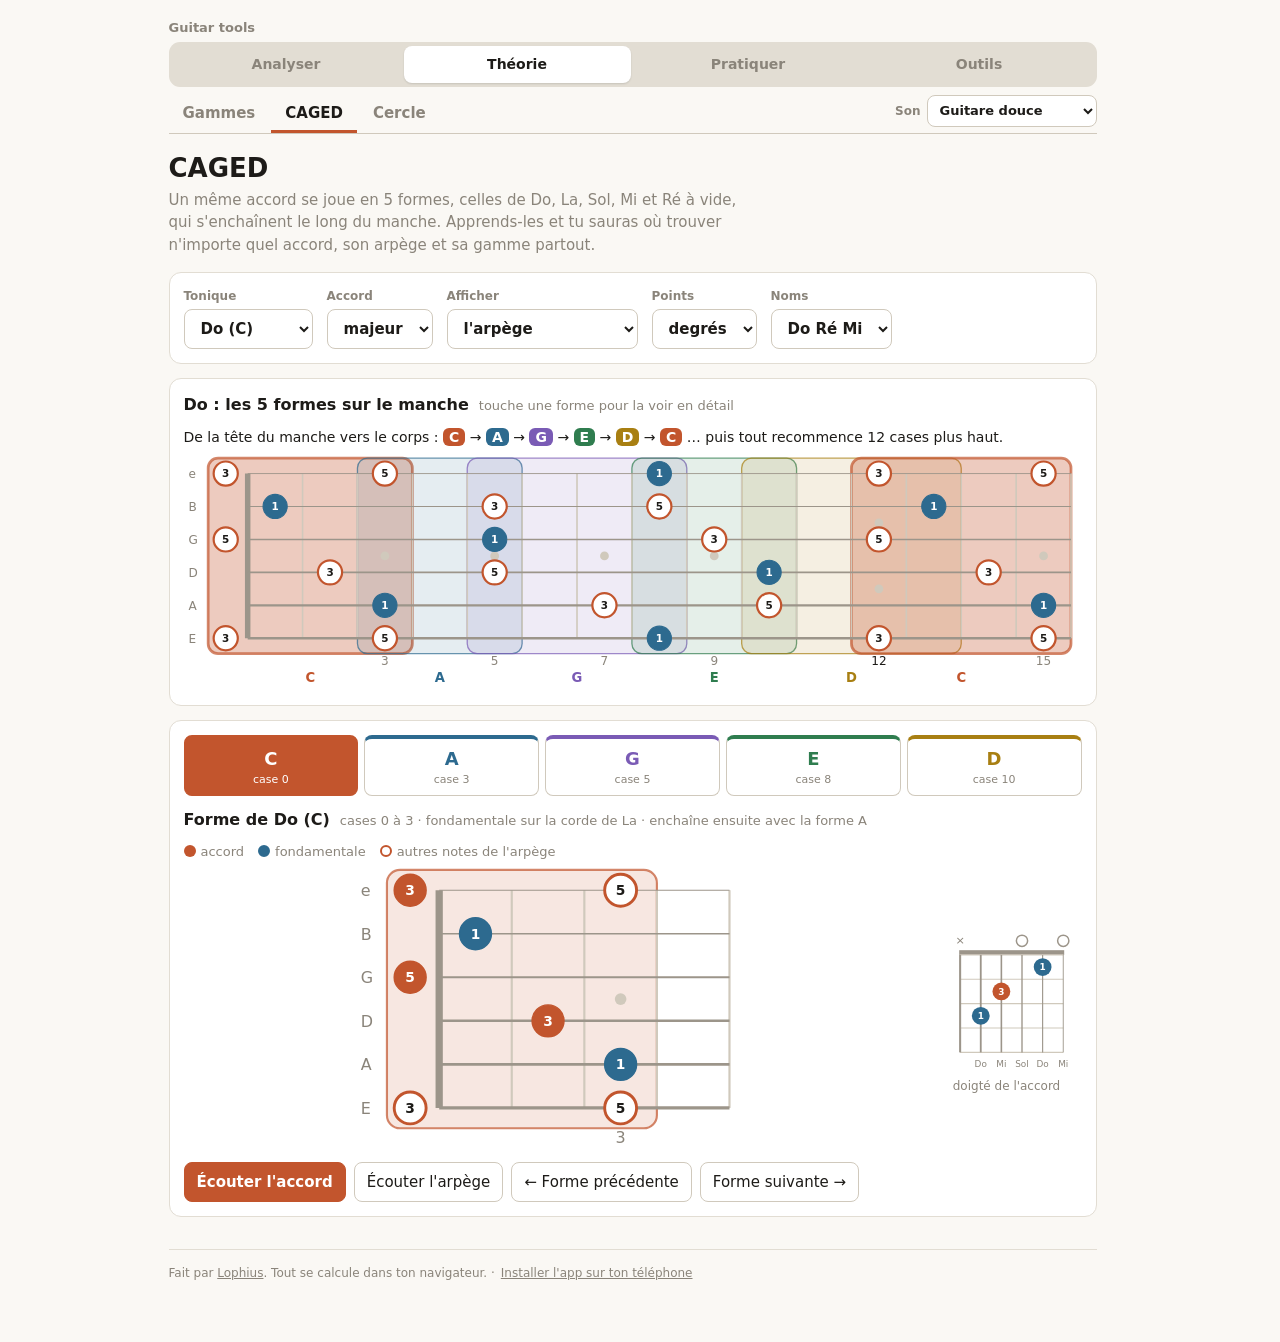
<file: caged.html>
<!DOCTYPE html>
<html lang="fr"><head><meta charset="utf-8"><meta name="viewport" content="width=device-width,initial-scale=1">
<title>CAGED · Guitar tools</title>
<meta name="description" content="Le système CAGED : les 5 formes d'un accord sur tout le manche, leurs arpèges et la gamme autour de chaque forme.">
<link rel="icon" href="data:image/svg+xml,%3Csvg xmlns='http://www.w3.org/2000/svg' viewBox='0 0 32 32'%3E%3Crect width='32' height='32' rx='7' fill='%23c2552d'/%3E%3Cg stroke='%23fff' stroke-width='1.6'%3E%3Cpath d='M6 9h20M6 14h20M6 19h20M6 24h20'/%3E%3C/g%3E%3Ccircle cx='13' cy='14' r='3' fill='%23fff'/%3E%3C/svg%3E">
<link rel="manifest" href="manifest.webmanifest">
<meta name="theme-color" content="#c2552d">
<meta name="apple-mobile-web-app-capable" content="yes">
<meta name="mobile-web-app-capable" content="yes">
<meta name="apple-mobile-web-app-title" content="Guitar tools">
<meta name="apple-mobile-web-app-status-bar-style" content="default">
<link rel="apple-touch-icon" href="assets/icons/apple-touch-icon.png">
<link rel="stylesheet" href="assets/style.css?v=11">
<style>
:root{--cC:#c2552d;--cA:#2d6a8f;--cG:#7a5bb5;--cE:#2f7d4f;--cD:#a87f12}
@media(prefers-color-scheme:dark){:root{--cC:#e07a4f;--cA:#6fb0d6;--cG:#a98ae0;--cE:#5fbf86;--cD:#d9b44a}}
.shapes{display:grid;grid-template-columns:repeat(5,minmax(0,1fr));gap:6px;margin:0 0 12px}
.shapes button{display:flex;flex-direction:column;align-items:center;padding:6px 2px;min-height:54px;border-width:1px;border-top:4px solid var(--c)}
.shapes button b{font-size:18px;color:var(--c)}.shapes button small{font-size:11px;color:var(--mut)}
.shapes button.on{background:var(--c);border-color:var(--c)}.shapes button.on b,.shapes button.on small{color:#fff}
.detail{display:flex;flex-wrap:wrap;gap:16px;align-items:center;justify-content:space-around}
.detail .nk{flex:1 1 360px;min-width:0}
.detail .box{flex:none;text-align:center}
.detail .box svg{width:150px}
.acts{display:flex;gap:8px;flex-wrap:wrap;margin-top:10px}
#all .band{cursor:pointer}
.chain{font-size:14px;margin:0 0 8px}
.chain b{padding:1px 6px;border-radius:6px;color:#fff}
@media(max-width:600px){.detail .box svg{width:120px}}
</style></head><body><main>
<p class="brand">Guitar tools</p>
<nav class="tabs" id="tabs"></nav>
<h1>CAGED</h1>
<p class="sub">Un même accord se joue en 5 formes, celles de Do, La, Sol, Mi et Ré à vide, qui s'enchaînent le long du manche. Apprends-les et tu sauras où trouver n'importe quel accord, son arpège et sa gamme partout.</p>

<div class="panel">
  <div class="fields">
    <label class="field">Tonique <select id="root"></select></label>
    <label class="field">Accord <select id="qual"><option value="">majeur</option><option value="m">mineur</option></select></label>
    <label class="field">Afficher <select id="show"><option value="chord">l'accord</option><option value="arp">l'arpège</option><option value="scale">arpège + gamme</option></select></label>
    <label class="field">Points <select id="lab"><option value="deg">degrés</option><option value="name">notes</option></select></label>
    <label class="field">Noms <select id="nom"><option value="fr">Do Ré Mi</option><option value="en">C D E</option></select></label>
  </div>
</div>

<div class="card">
  <h2><span id="t1"></span><small>touche une forme pour la voir en détail</small></h2>
  <p class="chain" id="chain"></p>
  <div id="all"></div>
</div>

<div class="card">
  <div class="shapes" id="shapes"></div>
  <h2><span id="t2"></span><small id="t2s"></small></h2>
  <div class="legend" id="legend"></div>
  <div class="detail">
    <div class="nk" id="one"></div>
    <div class="box" id="box"></div>
  </div>
  <div class="acts">
    <button class="pri" id="pChord">Écouter l'accord</button>
    <button id="pArp">Écouter l'arpège</button>
    <button id="prev" aria-label="Forme précédente">← Forme précédente</button>
    <button id="next" aria-label="Forme suivante">Forme suivante →</button>
  </div>
</div>

<footer>Fait par <a href="https://www.lophius.be">Lophius</a>. Tout se calcule dans ton navigateur.</footer>
</main>
<script src="assets/nav.js?v=10"></script>
<script src="assets/music.js?v=8"></script>
<script>
{
const $=id=>document.getElementById(id);
const LOWHI=[40,45,50,55,59,64],STR=['Mi grave','La','Ré','Sol','Si','Mi aigu'];
// Les 5 formes à vide (corde grave → corde aiguë), avec la tonique de l'accord à vide
const SHAPES={
  '':{C:{r:0,fr:[null,3,2,0,1,0]},A:{r:9,fr:[null,0,2,2,2,0]},G:{r:7,fr:[3,2,0,0,0,3]},E:{r:4,fr:[0,2,2,1,0,0]},D:{r:2,fr:[null,null,0,2,3,2]}},
  m:{C:{r:0,fr:[null,3,1,0,1,null]},A:{r:9,fr:[null,0,2,2,1,0]},G:{r:7,fr:[3,1,0,0,3,3]},E:{r:4,fr:[0,2,2,0,0,0]},D:{r:2,fr:[null,null,0,2,3,1]}}
};
const ORDER=['C','A','G','E','D'],FRN={C:'Do',A:'La',G:'Sol',E:'Mi',D:'Ré'};
const S=M.get('gt.caged',{root:0,qual:'',show:'arp',lab:'deg',shape:'C'});
$('root').innerHTML=M.FRS.map((n,i)=>`<option value="${i}">${n} (${M.SH[i]})</option>`).join('');
$('root').value=String(S.root);$('qual').value=S.qual;$('show').value=S.show;$('lab').value=S.lab;$('nom').value=M.get('gt.nom','fr');
let shape=S.shape;
const R=()=>+$('root').value,Q=()=>$('qual').value,minor=()=>Q()==='m';
const nm=()=>M.names(R(),minor(),$('nom').value==='fr');
const tones=()=>M.QUALS[Q()];
const scale=()=>minor()?M.MIN:M.MAJ;
const col=k=>`var(--c${k})`;
function save(){M.set('gt.caged',{root:R(),qual:Q(),show:$('show').value,lab:$('lab').value,shape});M.set('gt.nom',$('nom').value);}

// Une forme transposée : doigté, zone de cases et notes de l'arpège dans la zone
function place(k,oct){
  const d=SHAPES[Q()][k],sh=(R()-d.r+12)%12+(oct||0)*12,fr=d.fr.map(f=>f==null?null:f+sh),used=fr.filter(f=>f!=null);
  const lo=Math.min(...used),hi=Math.max(...used);
  return {k,fr,lo,hi,sh,rootStr:fr.findIndex((f,i)=>f!=null&&(LOWHI[i]+f)%12===R())};
}
function occurrences(max){const out=[];ORDER.forEach(k=>{for(let o=0;o<2;o++){const p=place(k,o);if(p.hi<=max)out.push(p);}});return out.sort((a,b)=>a.lo-b.lo||ORDER.indexOf(a.k)-ORDER.indexOf(b.k));}
// i : index corde grave→aiguë ; le manche dessine e en haut (s=0) et Mi grave en bas (s=5)
const sOf=i=>5-i;
function label(pc){const iv=(pc-R()+12)%12;return $('lab').value==='deg'?M.IV[iv]:nm()[pc];}
function chordDots(lo,hi,opt={}){
  const dots=[],T=tones().map(t=>(R()+t)%12);
  for(let i=0;i<6;i++)for(let f=lo;f<=hi;f++){const pc=(LOWHI[i]+f)%12;if(!T.includes(pc))continue;const isR=pc===R();
    dots.push({s:sOf(i),f,txt:label(pc),fill:isR?'var(--root)':'var(--card)',stroke:isR?'var(--root)':'var(--acc)',sw:isR?1:2,tc:isR?'#fff':'var(--fg)',fw:isR?700:600});}
  return dots;
}
function drawAll(){
  const el=$('all'),vert=el.clientWidth<560,occ=occurrences(15);
  const bands=occ.map(p=>({lo:p.lo,hi:p.hi,fill:col(p.k),label:p.k,op:p.k===shape?.3:.12,sw:p.k===shape?2.5:1.2,data:`data-k="${p.k}"`}));
  el.innerHTML=M.neck({lo:0,hi:15,vert,bands,dots:chordDots(0,15)});
  const seen=[];occ.forEach(p=>{if(!seen.includes(p.k))seen.push(p.k);});
  $('chain').innerHTML='De la tête du manche vers le corps : '+occ.filter(p=>p.lo<=12).map(p=>`<b style="background:${col(p.k)}">${p.k}</b>`).join(' → ')+' … puis tout recommence 12 cases plus haut.';
  $('t1').textContent=`${nm()[R()]}${minor()?'m':''} : les 5 formes sur le manche`;
}
function current(){return place(shape,0);}
function drawOne(){
  const p=current(),el=$('one'),vert=el.clientWidth<420,lo=Math.max(0,p.lo-1),hi=Math.max(p.hi+1,lo+4),mode=$('show').value;
  const T=tones().map(t=>(R()+t)%12),SC=scale().map(i=>(R()+i)%12),dots=[];
  for(let i=0;i<6;i++)for(let f=p.lo;f<=p.hi;f++){
    const pc=(LOWHI[i]+f)%12,inV=p.fr[i]===f,isR=pc===R();
    if(inV){dots.push({s:sOf(i),f,txt:label(pc),fill:isR?'var(--root)':'var(--acc)',stroke:isR?'var(--root)':'var(--acc)',tc:'#fff',fw:700});continue;}
    if(mode!=='chord'&&T.includes(pc)){dots.push({s:sOf(i),f,txt:label(pc),fill:'var(--card)',stroke:isR?'var(--root)':'var(--acc)',sw:2,tc:isR?'var(--root)':'var(--fg)',fw:600});continue;}
    if(mode==='scale'&&SC.includes(pc))dots.push({s:sOf(i),f,txt:label(pc),fill:'var(--card)',stroke:'var(--str)',tc:'var(--mut)',r:vert?11:9});
  }
  el.innerHTML=M.neck({lo,hi,vert,dots,bands:[{lo:p.lo,hi:p.hi,fill:col(p.k),op:.14}]});
  $('box').innerHTML=M.chordBox({fr:p.fr},{r:R(),q:Q()},nm())+`<div class="muted" style="font-size:12px">doigté de l'accord</div>`;
  const nx=ORDER[(ORDER.indexOf(shape)+1)%5];
  $('t2').textContent=`Forme de ${FRN[shape]} (${shape})`;
  $('t2s').textContent=`cases ${p.lo} à ${p.hi} · fondamentale sur la corde de ${STR[p.rootStr]} · enchaîne ensuite avec la forme ${nx}`;
  $('legend').innerHTML=`<span><i class="dot" style="background:var(--acc)"></i>accord</span><span><i class="dot root" style="background:var(--root)"></i>fondamentale</span>`+
    (mode!=='chord'?`<span><i class="dot" style="border:2px solid var(--acc)"></i>autres notes de l'arpège</span>`:'')+
    (mode==='scale'?`<span><i class="dot scale"></i>gamme ${minor()?'mineure':'majeure'}</span>`:'');
  $('shapes').innerHTML=ORDER.map(k=>{const q=place(k,0);return `<button data-k="${k}" style="--c:${col(k)}" class="${k===shape?'on':''}"><b>${k}</b><small>case ${q.lo}</small></button>`;}).join('');
}
function draw(){drawAll();drawOne();}
function arpMidis(){const p=current(),T=tones().map(t=>(R()+t)%12),out=[];
  for(let i=0;i<6;i++)for(let f=p.lo;f<=p.hi;f++)if(T.includes((LOWHI[i]+f)%12))out.push(LOWHI[i]+f);
  return [...new Set(out)].sort((a,b)=>a-b);}
$('pChord').onclick=()=>M.strum(M.now()+.05,M.voicingMidis(current().fr),{vol:.2,spread:.03,dur:2.4});
$('pArp').onclick=()=>{const up=arpMidis(),seq=up.concat(up.slice(0,-1).reverse()),t=M.now()+.05;seq.forEach((m,i)=>M.pluck(t+i*.2,m,.3,.9));};
const go=d=>{shape=ORDER[(ORDER.indexOf(shape)+d+5)%5];save();draw();};
$('prev').onclick=()=>go(-1);$('next').onclick=()=>go(1);
$('shapes').addEventListener('click',e=>{const b=e.target.closest('button');if(!b)return;shape=b.dataset.k;save();draw();});
$('all').addEventListener('click',e=>{const b=e.target.closest('.band');if(!b)return;shape=b.dataset.k;save();draw();$('shapes').scrollIntoView({behavior:'smooth',block:'nearest'});});
['root','qual','show','lab','nom'].forEach(id=>$(id).onchange=()=>{save();draw();});
let RW=null;new ResizeObserver(()=>{const w=$('all').clientWidth;if(RW!==null&&(w<560)!==(RW<560))draw();RW=w;}).observe($('all'));
draw();
}
</script></body></html>
</file>
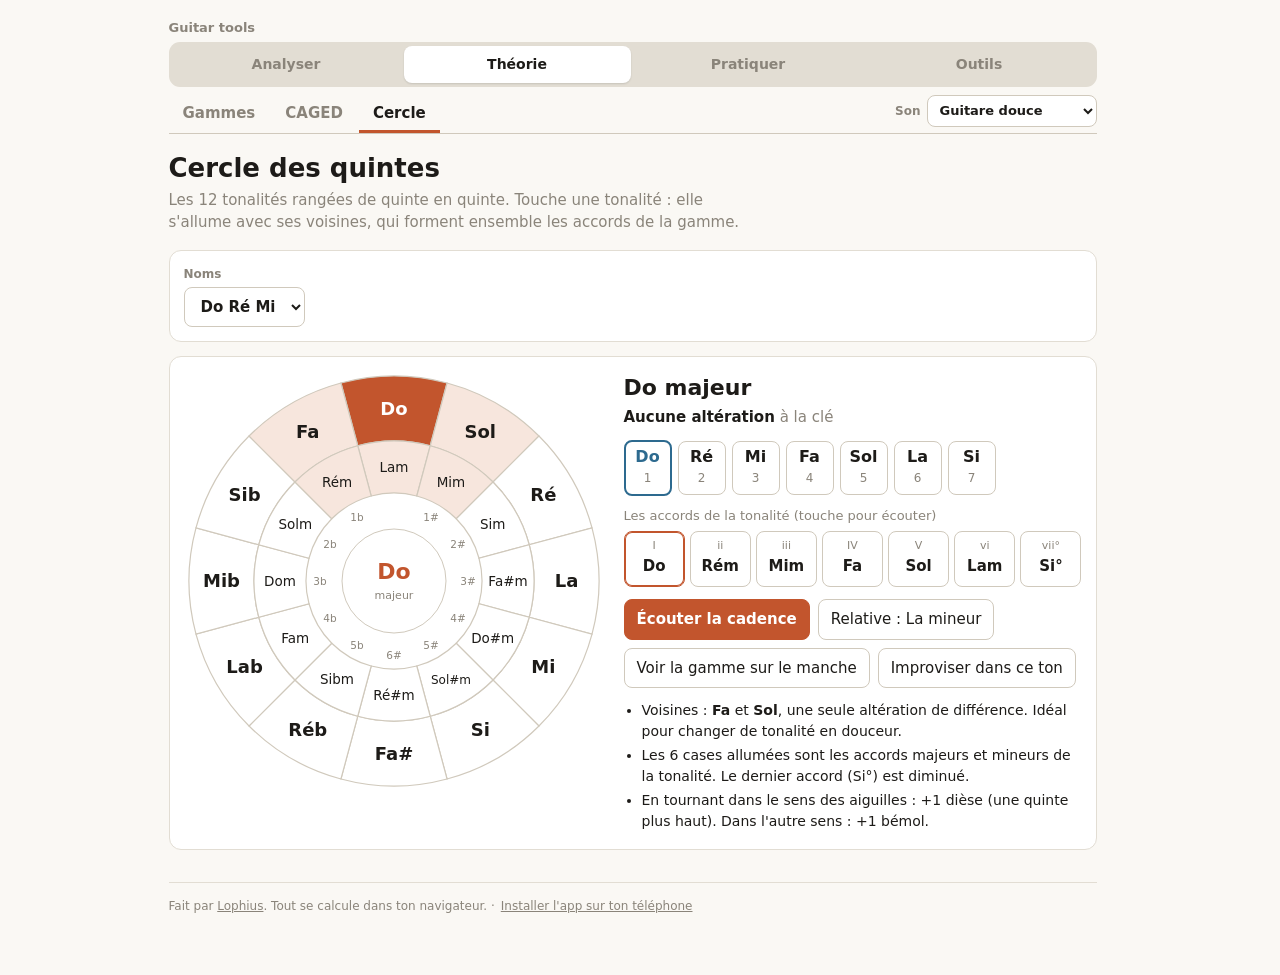
<file: cercle.html>
<!DOCTYPE html>
<html lang="fr"><head><meta charset="utf-8"><meta name="viewport" content="width=device-width,initial-scale=1">
<title>Cercle des quintes · Guitar tools</title>
<meta name="description" content="Cercle des quintes interactif : armure, relative, accords de la tonalité et tonalités voisines.">
<link rel="icon" href="data:image/svg+xml,%3Csvg xmlns='http://www.w3.org/2000/svg' viewBox='0 0 32 32'%3E%3Crect width='32' height='32' rx='7' fill='%23c2552d'/%3E%3Cg stroke='%23fff' stroke-width='1.6'%3E%3Cpath d='M6 9h20M6 14h20M6 19h20M6 24h20'/%3E%3C/g%3E%3Ccircle cx='13' cy='14' r='3' fill='%23fff'/%3E%3C/svg%3E">
<link rel="manifest" href="manifest.webmanifest">
<meta name="theme-color" content="#c2552d">
<meta name="apple-mobile-web-app-capable" content="yes">
<meta name="mobile-web-app-capable" content="yes">
<meta name="apple-mobile-web-app-title" content="Guitar tools">
<meta name="apple-mobile-web-app-status-bar-style" content="default">
<link rel="apple-touch-icon" href="assets/icons/apple-touch-icon.png">
<link rel="stylesheet" href="assets/style.css?v=11">
<style>
.duo{display:grid;grid-template-columns:minmax(0,420px) minmax(0,1fr);gap:20px;align-items:start}
@media(max-width:760px){.duo{grid-template-columns:minmax(0,1fr)}}
.wheel svg{width:100%;max-width:420px;height:auto;margin:auto;touch-action:manipulation}
.wheel .w{cursor:pointer}
.wheel .w path{transition:fill .15s}
.wheel .w:hover path{filter:brightness(.97)}
.key h2{font-size:22px;margin:0 0 2px}
.sig{font-size:15px;margin:0 0 12px;color:var(--mut)}
.sig b{color:var(--fg)}
.chords{display:grid;grid-template-columns:repeat(7,minmax(0,1fr));gap:5px;margin:6px 0 12px}
.chords button{display:flex;flex-direction:column;align-items:center;padding:6px 2px;min-height:56px;gap:0}
.chords button small{font-size:11px;color:var(--mut)}
.chords button b{font-size:15px}
.chords button.t{border-color:var(--acc);box-shadow:inset 0 0 0 1px var(--acc)}
.chords button.hot{background:var(--acc);border-color:var(--acc);color:#fff}.chords button.hot small{color:#fff}
@media(max-width:600px){.chords{grid-template-columns:repeat(4,minmax(0,1fr))}}
.acts{display:flex;flex-wrap:wrap;gap:8px;margin-top:4px}
.tips{font-size:14px;margin:12px 0 0;padding-left:18px}
.tips li{margin:3px 0}
</style></head><body><main>
<p class="brand">Guitar tools</p>
<nav class="tabs" id="tabs"></nav>
<h1>Cercle des quintes</h1>
<p class="sub">Les 12 tonalités rangées de quinte en quinte. Touche une tonalité : elle s'allume avec ses voisines, qui forment ensemble les accords de la gamme.</p>

<div class="panel">
  <div class="fields">
    <label class="field">Noms <select id="nom"><option value="fr">Do Ré Mi</option><option value="en">C D E</option></select></label>
  </div>
</div>

<div class="card">
  <div class="duo">
    <div class="wheel" id="wheel"></div>
    <div class="key">
      <h2 id="kname"></h2>
      <p class="sig" id="sig"></p>
      <div class="strip" id="strip"></div>
      <div class="muted" style="font-size:13px;margin-top:4px">Les accords de la tonalité <span id="chHelp">(touche pour écouter)</span></div>
      <div class="chords" id="chords"></div>
      <div class="acts">
        <button class="pri" id="cad">Écouter la cadence</button>
        <button id="rel"></button>
      </div>
      <div class="acts" style="margin-top:8px">
        <a href="gammes" id="toScale"><button>Voir la gamme sur le manche</button></a>
        <a href="improviser#ton" id="toImpro"><button>Improviser dans ce ton</button></a>
      </div>
      <ul class="tips" id="tips"></ul>
    </div>
  </div>
</div>

<footer>Fait par <a href="https://www.lophius.be">Lophius</a>. Tout se calcule dans ton navigateur.</footer>
</main>
<script src="assets/nav.js?v=10"></script>
<script src="assets/music.js?v=8"></script>
<script>
{
const $=id=>document.getElementById(id);
// Position sur le cercle → tonique majeure ; la relative mineure est 3 demi-tons plus bas
const POS=[0,7,2,9,4,11,6,1,8,3,10,5];
const MAJ_FR=['Do','Sol','Ré','La','Mi','Si','Fa#','Réb','Lab','Mib','Sib','Fa'],MAJ_EN=['C','G','D','A','E','B','F#','Db','Ab','Eb','Bb','F'];
const MIN_FR=['Lam','Mim','Sim','Fa#m','Do#m','Sol#m','Ré#m','Sibm','Fam','Dom','Solm','Rém'],MIN_EN=['Am','Em','Bm','F#m','C#m','G#m','D#m','Bbm','Fm','Cm','Gm','Dm'];
const SIG=[0,1,2,3,4,5,6,-5,-4,-3,-2,-1];// + dièses, − bémols
const SHARPS_FR=['Fa#','Do#','Sol#','Ré#','La#','Mi#'],FLATS_FR=['Sib','Mib','Lab','Réb','Solb'];
const SHARPS_EN=['F#','C#','G#','D#','A#','E#'],FLATS_EN=['Bb','Eb','Ab','Db','Gb'];
const S=M.get('gt.cercle',{p:0,minor:false});
let P=S.p,MIN=S.minor,hot=-1;
$('nom').value=M.get('gt.nom','fr');
const fr=()=>$('nom').value==='fr';
const K=()=>MIN?(POS[P]+9)%12+12:POS[P];// numéro de tonalité de music.js
const keyName=()=>{const r=M.kRoot(K()),nm=M.names(r,MIN,fr());return nm[r]+(MIN?(fr()?' mineur':' minor'):(fr()?' majeur':' major'));};
function save(){M.set('gt.cercle',{p:P,minor:MIN});M.set('gt.nom',$('nom').value);}

function wheel(){
  const cx=210,cy=210,R1=205,R2=140,R3=88,R4=52,step=Math.PI*2/12;
  const pt=(a,r)=>[cx+r*Math.sin(a),cy-r*Math.cos(a)];
  const wedge=(i,ro,ri)=>{const a0=(i-.5)*step,a1=(i+.5)*step,[x0,y0]=pt(a0,ro),[x1,y1]=pt(a1,ro),[x2,y2]=pt(a1,ri),[x3,y3]=pt(a0,ri);
    return `M${x0} ${y0}A${ro} ${ro} 0 0 1 ${x1} ${y1}L${x2} ${y2}A${ri} ${ri} 0 0 0 ${x3} ${y3}Z`;};
  const near=i=>{const d=(i-P+12)%12;return d===0?0:d===1||d===11?1:-1;};
  let g='';
  for(let i=0;i<12;i++){
    const n=near(i);
    [[false,R1,R2],[true,R2,R3]].forEach(([mn,ro,ri])=>{
      const isK=n===0&&mn===MIN,inK=n>=0;
      const fill=isK?'var(--acc)':inK?'var(--accL)':'var(--card)',tc=isK?'#fff':'var(--fg)';
      const[tx,ty]=pt(i*step,(ro+ri)/2),lab=mn?(fr()?MIN_FR:MIN_EN)[i]:(fr()?MAJ_FR:MAJ_EN)[i];
      g+=`<g class="w" data-i="${i}" data-m="${mn?1:0}" role="button" aria-label="${lab}"><path d="${wedge(i,ro,ri)}" fill="${fill}" stroke="var(--line2)" stroke-width="1.2"/>`+
         `<text x="${tx}" y="${ty+(mn?4.5:6)}" font-size="${mn?(lab.length>4?12:13.5):(lab.length>3?15:18)}" font-weight="${isK||!mn?700:500}" text-anchor="middle" fill="${tc}">${lab}</text></g>`;
    });
    // armure le long du bord intérieur
    const[sx,sy]=pt(i*step,R3-14),s=SIG[i];
    g+=`<text x="${sx}" y="${sy+4}" font-size="10.5" text-anchor="middle" fill="var(--mut)">${s===0?'':Math.abs(s)+(s>0?'#':'b')}</text>`;
  }
  // centre : tonalité choisie
  const r=M.kRoot(K()),nm=M.names(r,MIN,fr());
  g+=`<circle cx="${cx}" cy="${cy}" r="${R4}" fill="var(--card)" stroke="var(--line2)"/>`+
     `<text x="${cx}" y="${cy-2}" font-size="22" font-weight="800" text-anchor="middle" fill="var(--acc)">${nm[r]}${MIN?'m':''}</text>`+
     `<text x="${cx}" y="${cy+18}" font-size="11" text-anchor="middle" fill="var(--mut)">${MIN?'mineur':'majeur'}</text>`;
  $('wheel').innerHTML=`<svg viewBox="0 0 420 420" font-family="system-ui,sans-serif">${g}</svg>`;
}
function voicing(c){const v=M.voicings(c)[0];return v?M.voicingMidis(v.fr):M.QUALS[c.q].map(i=>48+c.r+i);}
function playChord(c,t,dur){M.strum(t,voicing(c),{vol:.18,spread:.02,dur:dur||1.8});}
function panel(){
  const k=K(),r=M.kRoot(k),nm=M.names(r,MIN,fr()),s=SIG[P];
  $('kname').textContent=keyName();
  const list=s>0?(fr()?SHARPS_FR:SHARPS_EN).slice(0,s):(fr()?FLATS_FR:FLATS_EN).slice(0,-s);
  $('sig').innerHTML=s===0?'<b>Aucune altération</b> à la clé':`<b>${Math.abs(s)} ${s>0?'dièse':'bémol'}${Math.abs(s)>1?'s':''}</b> à la clé : ${list.join(', ')}`;
  if(P===6)$('sig').innerHTML+=fr()?' (ou 6 bémols en Solb)':' (or 6 flats in Gb)';
  const sc=M.kScale(k);
  $('strip').innerHTML=sc.map((iv,i)=>`<span class="n${i===0?' r':''}"><b>${nm[(r+iv)%12]}</b><small>${M.IV[iv]}</small></span>`).join('');
  const dia=M.diatonic(k);
  $('chords').innerHTML=dia.map((c,i)=>`<button data-i="${i}" class="${i===0?'t':''} ${i===hot?'hot':''}"><small>${M.roman(c,k).n}</small><b>${M.chordName(c,nm)}</b></button>`).join('');
  const relK=MIN?(POS[P]):(POS[P]+9)%12+12;
  $('rel').textContent=`Relative : ${M.kName(relK,fr())}`;
  const L=(P+11)%12,Rr=(P+1)%12,nb=i=>MIN?(fr()?MIN_FR:MIN_EN)[i]:(fr()?MAJ_FR:MAJ_EN)[i];
  $('tips').innerHTML=`<li>Voisines : <b>${nb(L)}</b> et <b>${nb(Rr)}</b>, une seule altération de différence. Idéal pour changer de tonalité en douceur.</li>`+
    `<li>Les 6 cases allumées sont les accords majeurs et mineurs de la tonalité. Le dernier accord (${M.chordName(dia[MIN?1:6],nm)}) est diminué.</li>`+
    `<li>En tournant dans le sens des aiguilles : +1 dièse (une quinte plus haut). Dans l'autre sens : +1 bémol.</li>`;
}
function draw(){wheel();panel();}
$('wheel').addEventListener('click',e=>{const w=e.target.closest('.w');if(!w)return;const i=+w.dataset.i,mn=w.dataset.m==='1';
  P=i;MIN=mn;hot=-1;save();draw();playChord({r:M.kRoot(K()),q:MIN?'m':''},M.now()+.03,1.4);});
$('chords').addEventListener('click',e=>{const b=e.target.closest('button');if(!b)return;hot=+b.dataset.i;panel();playChord(M.diatonic(K())[hot],M.now()+.03);});
$('cad').onclick=()=>{const d=M.diatonic(K()),seq=[0,3,4,0],t=M.now()+.05;
  // en mineur, la dominante est majeure (V7) pour bien entendre la résolution
  seq.forEach((i,n)=>{let c=d[i];if(MIN&&i===4)c={r:c.r,q:'7'};playChord(c,t+n*.8,n===3?2.2:.9);setTimeout(()=>{hot=i;panel();},(n*.8+.05)*1000);});
  setTimeout(()=>{hot=-1;panel();},3600);};
$('rel').onclick=()=>{MIN=!MIN;hot=-1;save();draw();};
const share=()=>M.set('gt.scale',{r:M.kRoot(K()),sk:MIN?'min':'maj',ts:Date.now(),src:'cercle'});
$('toScale').onclick=share;$('toImpro').onclick=share;
$('nom').onchange=()=>{save();draw();};
draw();
}
</script></body></html>
</file>
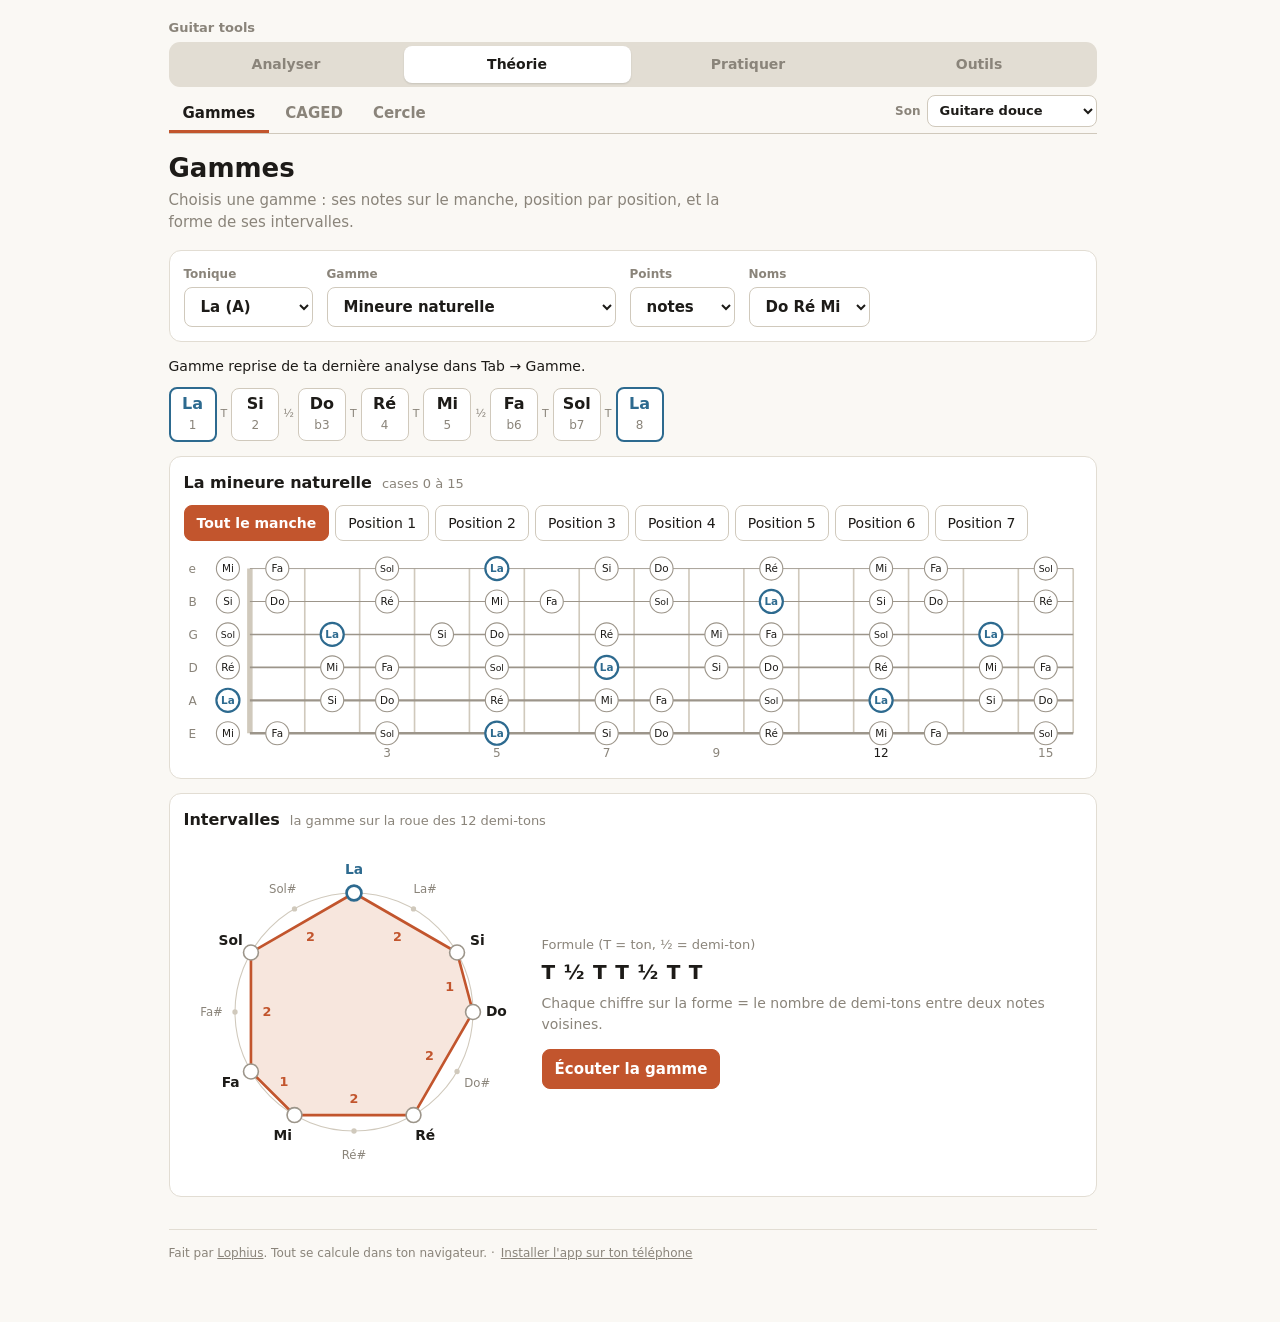
<file: gammes.html>
<!DOCTYPE html>
<html lang="fr"><head><meta charset="utf-8"><meta name="viewport" content="width=device-width,initial-scale=1">
<title>Gammes · Guitar tools</title>
<meta name="description" content="Visualise une gamme sur le manche de guitare, position par position, et ses intervalles sur la roue des 12 demi-tons. Écoute la gamme.">
<link rel="icon" href="data:image/svg+xml,%3Csvg xmlns='http://www.w3.org/2000/svg' viewBox='0 0 32 32'%3E%3Crect width='32' height='32' rx='7' fill='%23c2552d'/%3E%3Cg stroke='%23fff' stroke-width='1.6'%3E%3Cpath d='M6 9h20M6 14h20M6 19h20M6 24h20'/%3E%3C/g%3E%3Ccircle cx='13' cy='14' r='3' fill='%23fff'/%3E%3C/svg%3E">
<link rel="manifest" href="manifest.webmanifest">
<meta name="theme-color" content="#c2552d">
<meta name="apple-mobile-web-app-capable" content="yes">
<meta name="mobile-web-app-capable" content="yes">
<meta name="apple-mobile-web-app-title" content="Guitar tools">
<meta name="apple-mobile-web-app-status-bar-style" content="default">
<link rel="apple-touch-icon" href="assets/icons/apple-touch-icon.png">
<link rel="stylesheet" href="assets/style.css?v=11">
<style>
.duo{display:grid;grid-template-columns:minmax(0,340px) minmax(0,1fr);gap:18px;align-items:center}
@media(max-width:640px){.duo{grid-template-columns:minmax(0,1fr)}}
.poly svg{width:100%;max-width:340px;height:auto;margin:auto}
.formula{font-size:20px;font-weight:700;letter-spacing:.04em;margin:2px 0 6px}
</style></head><body><main>
<p class="brand">Guitar tools</p>
<nav class="tabs" id="tabs"></nav>
<h1>Gammes</h1>
<p class="sub">Choisis une gamme : ses notes sur le manche, position par position, et la forme de ses intervalles.</p>

<div class="panel">
  <div class="fields">
    <label class="field">Tonique <select id="root"></select></label>
    <label class="field">Gamme <select id="scale"></select></label>
    <label class="field">Points <select id="lab"><option value="name">notes</option><option value="deg">degrés</option></select></label>
    <label class="field">Noms <select id="nom"><option value="fr">Do Ré Mi</option><option value="en">C D E</option></select></label>
  </div>
</div>

<div class="info" id="fromtab" hidden>Gamme reprise de ta dernière analyse dans Tab → Gamme.</div>
<div class="strip" id="strip"></div>

<div class="card">
  <h2><span id="title"></span><small id="prange"></small></h2>
  <div class="seg" id="pos" style="margin-bottom:10px"></div>
  <div class="fit full" id="neck"></div>
</div>

<div class="card">
  <h2>Intervalles <small>la gamme sur la roue des 12 demi-tons</small></h2>
  <div class="duo">
    <div class="poly" id="poly"></div>
    <div>
      <div class="muted" style="font-size:13px">Formule (T = ton, ½ = demi-ton)</div>
      <div class="formula" id="formula"></div>
      <p class="muted" style="font-size:14px;margin:0 0 14px">Chaque chiffre sur la forme = le nombre de demi-tons entre deux notes voisines.</p>
      <button class="pri" id="playBtn">Écouter la gamme</button>
    </div>
  </div>
</div>

<footer>Fait par <a href="https://www.lophius.be">Lophius</a>. Tout se calcule dans ton navigateur.</footer>
</main>
<script src="assets/nav.js?v=10"></script>
<script src="assets/music.js?v=8"></script>
<script>
{
const SH=['C','C#','D','D#','E','F','F#','G','G#','A','A#','B'];
const FLT=['C','Db','D','Eb','E','F','Gb','G','Ab','A','Bb','B'];
const FRS=['Do','Do#','Ré','Ré#','Mi','Fa','Fa#','Sol','Sol#','La','La#','Si'];
const FRF=['Do','Réb','Ré','Mib','Mi','Fa','Solb','Sol','Lab','La','Sib','Si'];
const IV=['1','b2','2','b3','3','4','b5','5','b6','6','b7','7'];
const OPEN=[64,59,55,50,45,40],SN=['e','B','G','D','A','E'];
const CATS=[
 ['Courantes',[
  ['maj','Majeure',[0,2,4,5,7,9,11]],
  ['aeo','Mineure naturelle',[0,2,3,5,7,8,10]],
  ['pmaj','Penta majeure',[0,2,4,7,9]],
  ['pmin','Penta mineure',[0,3,5,7,10]],
  ['blues','Blues',[0,3,5,6,7,10]],
  ['harm','Mineure harmonique',[0,2,3,5,7,8,11]],
  ['melo','Mineure mélodique',[0,2,3,5,7,9,11]]]],
 ['Modes',[
  ['dor','Dorien',[0,2,3,5,7,9,10]],
  ['phr','Phrygien',[0,1,3,5,7,8,10]],
  ['lyd','Lydien',[0,2,4,6,7,9,11]],
  ['mix','Mixolydien',[0,2,4,5,7,9,10]],
  ['loc','Locrien',[0,1,3,5,6,8,10]]]],
 ['Autres',[
  ['neut','Penta neutre (suspendue)',[0,2,5,7,10]],
  ['pdom','Phrygien dominant',[0,1,4,5,7,8,10]],
  ['hong','Mineure hongroise',[0,2,3,6,7,8,11]],
  ['dharm','Double harmonique',[0,1,4,5,7,8,11]],
  ['ton','Tons entiers',[0,2,4,6,8,10]],
  ['dim','Diminuée',[0,2,3,5,6,8,9,11]],
  ['hira','Hirajoshi',[0,2,3,7,8]],
  ['insen','In-sen',[0,1,5,7,10]]]]
];
const SC={};CATS.forEach(c=>c[1].forEach(([k,n,i])=>SC[k]={n,i}));
const SC_KEYS=()=>Object.keys(SC);
const MINOR=['dor','phr','aeo','loc','pmin','harm','melo','blues','hira','insen','hong'];
const $=id=>document.getElementById(id);
const st={pos:0};
let ctx=null,timer=null,VERT=false;

$('root').innerHTML=FRS.map((n,i)=>`<option value="${i}">${n} (${SH[i]})</option>`).join('');
$('root').value='9';
$('scale').innerHTML=CATS.map(([c,l])=>`<optgroup label="${c}">${l.map(([k,n])=>`<option value="${k}">${n}</option>`).join('')}</optgroup>`).join('');
$('scale').value='pmin';
// Reprend la dernière gamme : celle de l'analyse dans Tab → Gamme, ou le dernier choix fait ici
let FROM_TAB=false;
try{
  const m=JSON.parse(localStorage.getItem('gt.scale')||'null'),k=m&&({min:'aeo'}[m.sk]||m.sk);
  if(m&&SC_KEYS().includes(k)){$('root').value=String(m.r);$('scale').value=k;FROM_TAB=m.src!=='gammes';}
}catch(e){}

const R=()=>+$('root').value,SK=()=>$('scale').value;
const names=()=>{const r=R(),fl=[5,10,3,8,1].includes(r)||MINOR.includes(SK())&&[2,7,0,5].includes(r);return $('nom').value==='fr'?(fl?FRF:FRS):(fl?FLT:SH);};
const stepTxt=n=>({1:'½',2:'T',3:'1½',4:'2T'})[n]||n;

// Une position par note de la gamme sur la corde de Mi grave, sur 5 cases
const positions=iv=>iv.map(i=>((R()+i)%12-4+12)%12).sort((a,b)=>a-b).map(f=>({lo:f,hi:f+4}));

// Manche : même dessin que dans Tab → Gamme.
// vert=true (mobile) : cordes verticales (Mi grave à gauche), cases vers le bas.
function neck(lo,hi,box,vert){
  const nm=names(),deg=$('lab').value==='deg',root=R(),iv=SC[SK()].i;
  const first=Math.max(lo,1),nCols=hi-first+1,r=vert?12:10.5;
  const fw=vert?44:50,sh=vert?50:30,openW=lo===0?(vert?34:36):0,head=(vert?22:24)+openW,top=vert?22:16;
  // a = axe des cases, b = axe des cordes
  const A=f=>f===0?head-openW/2-2:head+(f-first+0.5)*fw;
  const B=s=>vert?top+(5-s)*sh:top+s*sh;
  const P=(a,b)=>vert?[b,a]:[a,b];
  const L=(a1,b1,a2,b2,attr)=>{const[x1,y1]=P(a1,b1),[x2,y2]=P(a2,b2);return `<line x1="${x1}" y1="${y1}" x2="${x2}" y2="${y2}" ${attr}/>`;};
  const end=head+nCols*fw,aLen=end+8,bLen=top+5*sh+(vert?40:28);
  const [W,H]=vert?[bLen,aLen]:[aLen,bLen];
  const inBox=f=>!box||f>=box.lo&&f<=box.hi;
  let g='';
  if(box){const a0=box.lo===0?head-openW:A(box.lo)-fw/2,a1=A(box.hi)+fw/2,b0=top-14,bl=5*sh+28;
    const[x,y]=P(a0,b0),[w,h]=vert?[bl,a1-a0]:[a1-a0,bl];
    g+=`<rect x="${x}" y="${y}" width="${w}" height="${h}" rx="10" fill="var(--accL)" stroke="var(--acc)" stroke-opacity=".55" stroke-width="1.5"/>`;}
  for(let k=0;k<=nCols;k++){const aa=head+k*fw;g+=L(aa,top,aa,B(vert?0:5)+(vert?0:0),`stroke="var(--line2)" stroke-width="${k===0&&first===1?5:1.5}"`);}
  if(vert){g='';
    if(box){const a0=box.lo===0?head-openW:A(box.lo)-fw/2,a1=A(box.hi)+fw/2;g+=`<rect x="${top-14}" y="${a0}" width="${5*sh+28}" height="${a1-a0}" rx="10" fill="var(--accL)" stroke="var(--acc)" stroke-opacity=".55" stroke-width="1.5"/>`;}
    for(let k=0;k<=nCols;k++){const aa=head+k*fw;g+=`<line x1="${top}" y1="${aa}" x2="${top+5*sh}" y2="${aa}" stroke="var(--line2)" stroke-width="${k===0&&first===1?5:1.5}"/>`;}
  }
  for(let f=first;f<=hi;f++)if([3,5,7,9,12,15].includes(f)){const[x,y]=vert?[top+5*sh+30,A(f)+4]:[A(f),bLen-6];
    g+=`<text x="${x}" y="${y}" font-size="11" text-anchor="middle" fill="${f===12?'var(--fg)':'var(--mut)'}">${f}</text>`;}
  for(let s=0;s<6;s++){const bb=B(s);
    g+=L(head,bb,end,bb,`stroke="var(--str)" stroke-width="${0.8+s*0.3}"`);
    const[x,y]=vert?[bb,12]:[4,bb+4];g+=`<text x="${x}" y="${y}" font-size="11" text-anchor="${vert?'middle':'start'}" fill="var(--mut)">${SN[s]}</text>`;}
  for(let s=0;s<6;s++)for(let f=lo;f<=hi;f++){
    const pc=(OPEN[s]+f)%12,d=(pc-root+12)%12;if(!iv.includes(d))continue;
    const t=deg?IV[d]:nm[pc],fs=(t.length>3?7.5:t.length>2?8.5:9.5)*(vert?1.1:1),isR=d===0,[cx,cy]=P(A(f),B(s));
    g+=`<g class="dotg" data-pc="${pc}" opacity="${inBox(f)?1:.3}"><circle class="dot" cx="${cx}" cy="${cy}" r="${r}" fill="var(--card)" stroke="${isR?'var(--root)':'var(--str)'}" stroke-width="${isR?2:1}"/><text x="${cx}" y="${cy+fs*.36}" font-size="${fs}" text-anchor="middle" fill="${isR?'var(--root)':'var(--fg)'}" font-weight="${isR?700:500}">${t}</text></g>`;
  }
  return `<svg viewBox="0 0 ${W} ${H}" font-family="system-ui,sans-serif" ${vert?`style="max-width:${W*1.15}px;margin:auto"`:''}>${g}</svg>`;
}

// Roue des 12 demi-tons : tonique en haut
function poly(){
  const iv=SC[SK()].i,nm=names(),root=R(),S=320,c=S/2,Rd=112;
  const pt=(k,rr)=>{const a=(-90+k*30)*Math.PI/180;return [c+rr*Math.cos(a),c+rr*Math.sin(a)];};
  let g=`<circle cx="${c}" cy="${c}" r="${Rd}" fill="none" stroke="var(--line2)"/>`;
  g+=`<polygon points="${iv.map(k=>pt(k,Rd).join(',')).join(' ')}" fill="var(--accL)" stroke="var(--acc)" stroke-width="2.5" stroke-linejoin="round"/>`;
  iv.forEach((k,i)=>{const k2=i+1<iv.length?iv[i+1]:12,[ax,ay]=pt(k,Rd),[bx,by]=pt(k2%12,Rd),mx=(ax+bx)/2,my=(ay+by)/2,dx=mx-c,dy=my-c,L=Math.hypot(dx,dy)||1;
    g+=`<text x="${c+dx/L*(L-15)}" y="${c+dy/L*(L-15)+4}" font-size="12" font-weight="700" text-anchor="middle" fill="var(--acc)">${k2-k}</text>`;});
  for(let k=0;k<12;k++){
    const [px,py]=pt(k,Rd),[lx,ly]=pt(k,Rd+22),inS=iv.includes(k),pc=(root+k)%12,isR=k===0;
    g+=inS?`<g class="dotg" data-pc="${pc}"><circle class="dot" cx="${px}" cy="${py}" r="7" fill="var(--card)" stroke="${isR?'var(--root)':'var(--str)'}" stroke-width="${isR?2.5:1.5}"/></g>`
          :`<circle cx="${px}" cy="${py}" r="2.5" fill="var(--line2)"/>`;
    g+=`<text x="${lx}" y="${ly+4}" font-size="${inS?13:11}" text-anchor="middle" fill="${isR?'var(--root)':inS?'var(--fg)':'var(--mut)'}" font-weight="${inS?700:400}">${nm[pc]}</text>`;
  }
  return `<svg viewBox="0 0 ${S} ${S}" font-family="system-ui,sans-serif">${g}</svg>`;
}

function render(){
  stop();
  const sc=SC[SK()],iv=sc.i,nm=names(),root=R(),P=positions(iv);
  if(st.pos>P.length)st.pos=0;
  const steps=iv.map((k,i)=>(i+1<iv.length?iv[i+1]:12)-k);
  $('strip').innerHTML=iv.map((k,i)=>`<div class="n ${k?'':'r'}" data-pc="${(root+k)%12}"><b>${nm[(root+k)%12]}</b><small>${IV[k]}</small></div><span class="st">${stepTxt(steps[i])}</span>`).join('')+`<div class="n r" data-pc="${root}"><b>${nm[root]}</b><small>8</small></div>`;
  $('title').textContent=`${nm[root]} ${sc.n.toLowerCase()}`;
  // 0 = tout le manche, puis une position par note
  $('pos').innerHTML=`<button data-i="0" class="${st.pos===0?'on':''}">Tout le manche</button>`+P.map((p,i)=>`<button data-i="${i+1}" class="${st.pos===i+1?'on':''}">Position ${i+1}</button>`).join('');
  $('pos').querySelectorAll('button').forEach(b=>b.onclick=()=>{st.pos=+b.dataset.i;render();});
  const b=st.pos?P[st.pos-1]:null;
  $('prange').textContent=b?`cases ${b.lo} à ${b.hi}`:'cases 0 à 15';
  VERT=$('neck').clientWidth<560;
  // Sur mobile, une position choisie = on n'affiche que ses cases (le manche entier est très long)
  $('neck').innerHTML=VERT&&b?neck(Math.max(0,b.lo-1),b.hi+1,b,true):neck(0,15,b,VERT);
  $('poly').innerHTML=poly();
  $('formula').textContent=steps.map(stepTxt).join(' ');
}

// Écoute : gamme montante puis descendante, chaque note s'allume
function pluck(t,midi){
  const f=440*Math.pow(2,(midi-69)/12),o=ctx.createOscillator(),o2=ctx.createOscillator(),gn=ctx.createGain(),g2=ctx.createGain(),lp=ctx.createBiquadFilter();
  o.type='triangle';o.frequency.value=f;o2.type='sine';o2.frequency.value=f*2;g2.gain.value=.25;
  lp.type='lowpass';lp.frequency.setValueAtTime(f*8,t);lp.frequency.exponentialRampToValueAtTime(f*1.5,t+.6);
  gn.gain.setValueAtTime(.0001,t);gn.gain.exponentialRampToValueAtTime(.35,t+.008);gn.gain.exponentialRampToValueAtTime(.0001,t+1.2);
  o2.connect(g2).connect(lp);o.connect(lp);lp.connect(gn).connect(ctx.destination);
  o.start(t);o2.start(t);o.stop(t+1.3);o2.stop(t+1.3);
}
const hot=pc=>document.querySelectorAll('[data-pc]').forEach(e=>e.classList.toggle('hot',+e.dataset.pc===pc));
function stop(){if(timer){timer.forEach(clearTimeout);timer=null;}hot(-1);$('playBtn').textContent='Écouter la gamme';}
$('playBtn').onclick=()=>{
  if(timer){stop();return;}
  try{ctx=ctx||new (window.AudioContext||window.webkitAudioContext)();ctx.resume();}catch(e){return;}
  const iv=SC[SK()].i,root=R(),base=48+root+(root>=4?0:12),seq=iv.map(k=>base+k).concat([base+12]);
  const full=seq.concat(seq.slice(0,-1).reverse()),dt=.36,t0=ctx.currentTime+.08;
  timer=full.map((m,i)=>{pluck(t0+i*dt,m);return setTimeout(()=>hot(m%12),(i*dt+.08)*1000);});
  timer.push(setTimeout(stop,(full.length*dt+.4)*1000));
  $('playBtn').textContent='Stop';
};
['root','scale','lab','nom'].forEach(id=>$(id).onchange=()=>{
  if(id==='root'||id==='scale'){st.pos=0;$('fromtab').hidden=true;
    try{localStorage.setItem('gt.scale',JSON.stringify({r:R(),sk:SK(),ts:Date.now(),src:'gammes'}));}catch(e){}}
  render();});
if(FROM_TAB)$('fromtab').hidden=false;
render();
window.addEventListener('pageshow',e=>{if(!e.persisted)return;
  try{const m=JSON.parse(localStorage.getItem('gt.scale')||'null'),k=m&&({min:'aeo'}[m.sk]||m.sk);
    if(m&&SC_KEYS().includes(k)&&(String(m.r)!==$('root').value||k!==SK())){$('root').value=String(m.r);$('scale').value=k;st.pos=0;$('fromtab').hidden=m.src==='gammes';render();}}catch(err){}
});
// Bascule horizontal / vertical quand la largeur change (rotation du téléphone, fenêtre)
const ro=new ResizeObserver(()=>{if(($('neck').clientWidth<560)!==VERT&&!timer)render();});ro.observe($('neck'));
}
</script></body></html>
</file>
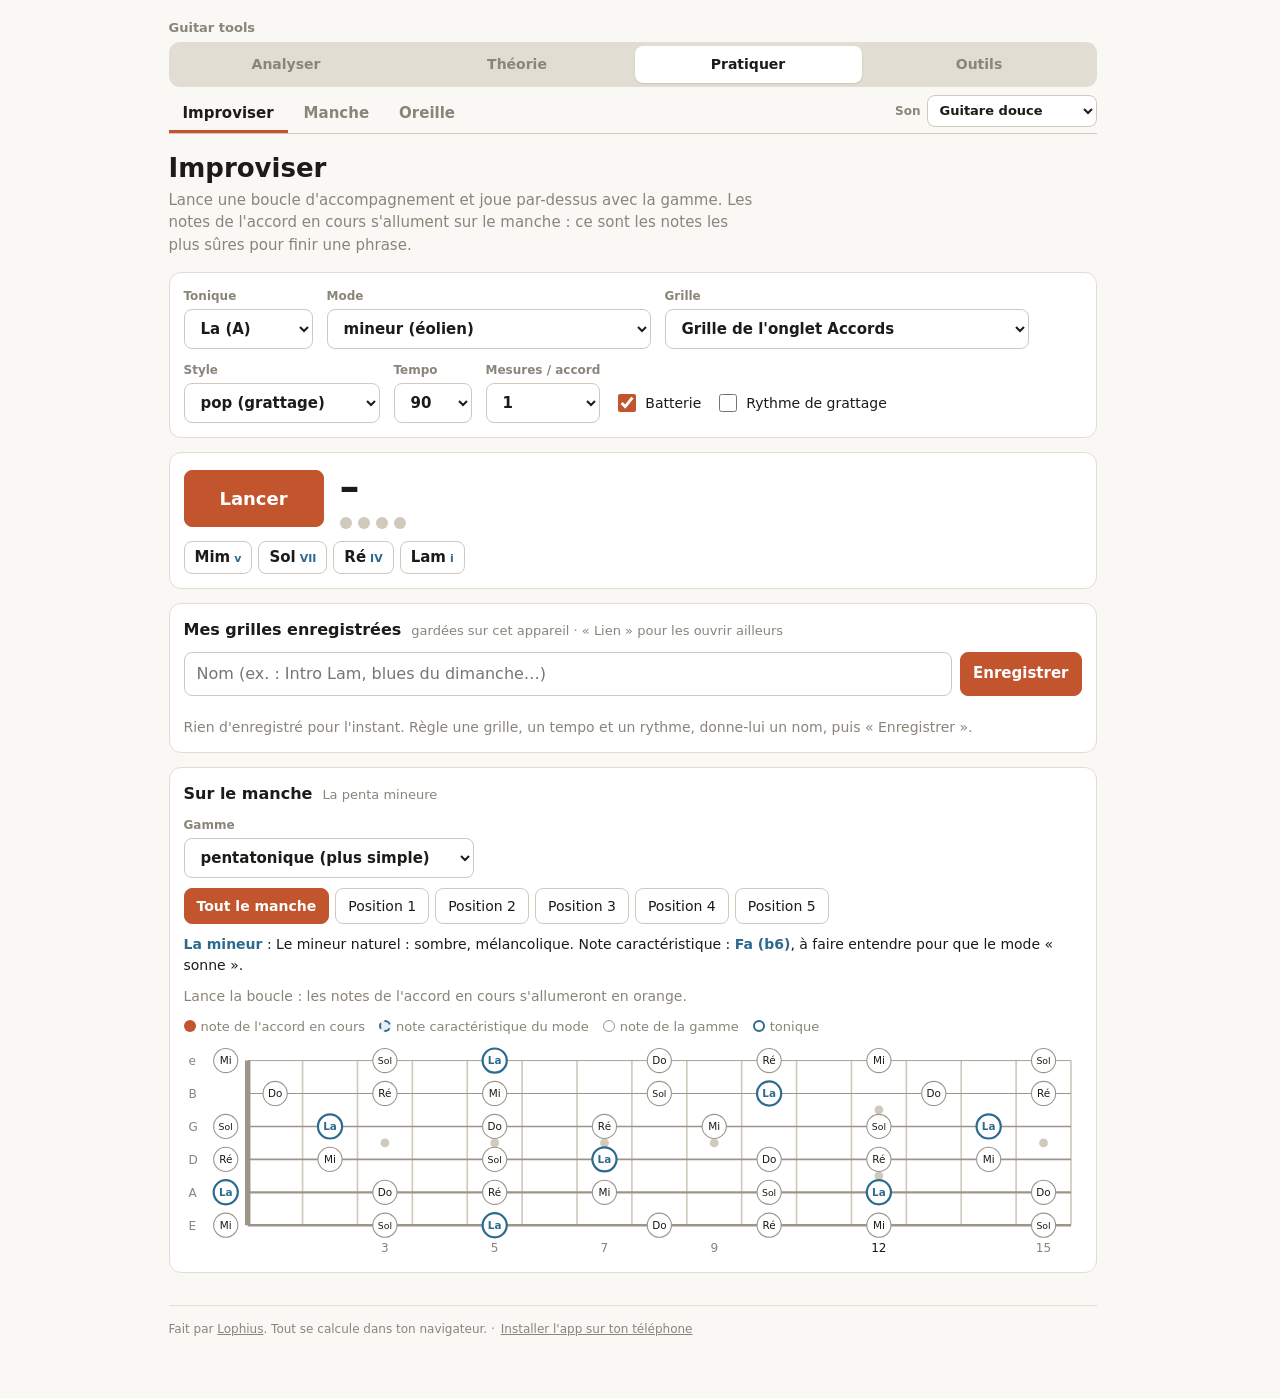
<file: improviser.html>
<!DOCTYPE html>
<html lang="fr"><head><meta charset="utf-8"><meta name="viewport" content="width=device-width,initial-scale=1">
<title>Improviser · Guitar tools</title>
<meta name="description" content="Une boucle d'accompagnement (accords, basse, batterie) dans la tonalité de ton choix, avec la gamme et les notes de l'accord en cours sur le manche.">
<link rel="icon" href="data:image/svg+xml,%3Csvg xmlns='http://www.w3.org/2000/svg' viewBox='0 0 32 32'%3E%3Crect width='32' height='32' rx='7' fill='%23c2552d'/%3E%3Cg stroke='%23fff' stroke-width='1.6'%3E%3Cpath d='M6 9h20M6 14h20M6 19h20M6 24h20'/%3E%3C/g%3E%3Ccircle cx='13' cy='14' r='3' fill='%23fff'/%3E%3C/svg%3E">
<link rel="manifest" href="manifest.webmanifest">
<meta name="theme-color" content="#c2552d">
<meta name="apple-mobile-web-app-capable" content="yes">
<meta name="mobile-web-app-capable" content="yes">
<meta name="apple-mobile-web-app-title" content="Guitar tools">
<meta name="apple-mobile-web-app-status-bar-style" content="default">
<link rel="apple-touch-icon" href="assets/icons/apple-touch-icon.png">
<link rel="stylesheet" href="assets/style.css?v=11">
<style>
.stage{display:grid;grid-template-columns:auto minmax(0,1fr);gap:16px;align-items:center}
@media(max-width:600px){.stage{grid-template-columns:minmax(0,1fr)}}
.big{min-width:140px;font-size:18px;padding:14px 22px;min-height:56px}
.now{display:flex;align-items:baseline;gap:12px;flex-wrap:wrap}
.now .cn{font-size:40px;font-weight:800;line-height:1}
.now .dg{font-size:16px;font-weight:700;color:var(--root);background:var(--rootL);border-radius:6px;padding:2px 8px}
.now .nx{color:var(--mut);font-size:15px}
.beats{display:flex;gap:6px;margin-top:10px}
.beats i{width:12px;height:12px;border-radius:50%;background:var(--line2)}
.beats i.on{background:var(--acc)}
.prog{display:flex;flex-wrap:wrap;gap:6px;margin-top:12px}
.prog span{border:1px solid var(--line2);border-radius:8px;padding:4px 10px;font-weight:600;font-size:15px}
.prog span small{color:var(--root);font-size:11px;margin-left:4px}
.prog span.on{background:var(--acc);border-color:var(--acc);color:#fff}.prog span.on small{color:#fff}
.tip{font-size:14px;color:var(--mut);margin:0 0 10px}
.tip b{color:var(--fg)}
.legend .dot.tone{background:var(--acc)}
.legend .dot.charn{background:var(--rootL);border:2px dashed var(--root)}
.modeinfo{font-size:14px;margin:0 0 10px}.modeinfo b{color:var(--root)}
.strum{display:grid;grid-template-columns:repeat(8,minmax(0,1fr));gap:6px;max-width:640px}
.strum button{display:flex;flex-direction:column;align-items:center;justify-content:center;gap:2px;min-height:72px;padding:6px 2px;font-size:28px;font-weight:700;line-height:1}
.strum button small{font-size:12px;font-weight:600;color:var(--mut)}
.strum button.beat small{color:var(--fg)}
.strum button.rest{color:var(--line2)}
.strum button.x{color:var(--out)}
.strum button.now{background:var(--acc);border-color:var(--acc);color:#fff}.strum button.now small{color:#fff}
@media(max-width:600px){.strum{gap:4px}.strum button{min-height:60px;font-size:22px}}
.saverow{display:flex;gap:8px;flex-wrap:wrap}
.saverow input{flex:1;min-width:200px;font:inherit;font-size:16px;color:var(--fg);padding:8px 12px;min-height:44px;border-radius:8px;border:1px solid var(--line2);background:var(--card)}
.msg{min-height:1.2em;margin:6px 0 0;font-size:13px;color:var(--mut)}
.saves{display:flex;flex-direction:column;gap:8px}
.save{display:grid;grid-template-columns:minmax(0,1fr) auto;gap:4px 12px;align-items:center;border:1px solid var(--line2);border-radius:10px;padding:10px 12px}
.save b{font-size:15px}.save small{color:var(--mut);font-size:12px;grid-column:1}
.save .acts{grid-row:1/span 2;grid-column:2;display:flex;gap:6px;flex-wrap:wrap;justify-content:flex-end}
.save .acts button{font-size:13px;padding:6px 10px;min-height:36px}
.save .acts button.danger{color:var(--out)}
.save.on{border-color:var(--acc);box-shadow:inset 0 0 0 1px var(--acc)}
.saves .none{color:var(--mut);font-size:14px;margin:0}
@media(max-width:600px){.save{grid-template-columns:minmax(0,1fr)}.save .acts{grid-row:auto;grid-column:1;justify-content:flex-start}}
#custom{font:inherit;font-size:16px;color:var(--fg);padding:8px 12px;min-height:40px;border-radius:8px;border:1px solid var(--line2);background:var(--card);width:100%;min-width:220px}
</style></head><body><main>
<p class="brand">Guitar tools</p>
<nav class="tabs" id="tabs"></nav>
<h1>Improviser</h1>
<p class="sub">Lance une boucle d'accompagnement et joue par-dessus avec la gamme. Les notes de l'accord en cours s'allument sur le manche : ce sont les notes les plus sûres pour finir une phrase.</p>

<div class="panel">
  <div class="fields">
    <label class="field">Tonique <select id="root"></select></label>
    <label class="field">Mode <select id="mode">
      <optgroup label="Les plus courants"><option value="maj">majeur (ionien)</option><option value="min">mineur (éolien)</option></optgroup>
      <optgroup label="Les autres modes"><option value="dor">dorien</option><option value="mix">mixolydien</option><option value="phr">phrygien</option><option value="lyd">lydien</option><option value="loc">locrien</option></optgroup>
      <optgroup label="Couleurs mineures"><option value="harm">mineur harmonique</option><option value="melo">mineur mélodique</option><option value="pdom">phrygien dominant (espagnol)</option></optgroup>
    </select></label>
    <label class="field">Grille <select id="preset"></select></label>
    <label class="field">Style <select id="style"><option value="pop">pop (grattage)</option><option value="ballad">ballade (arpèges)</option><option value="rock">rock (croches)</option></select></label>
    <label class="field">Tempo <select id="bpm"></select></label>
    <label class="field">Mesures / accord <select id="bars"><option value="1">1</option><option value="2">2</option></select></label>
    <label class="check"><input type="checkbox" id="drums" checked> Batterie</label>
    <label class="check"><input type="checkbox" id="strumOn"> Rythme de grattage</label>
  </div>
  <label class="field" id="customWrap" style="margin-top:10px" hidden>Ta grille <input id="custom" type="text" autocomplete="off" spellcheck="false" placeholder="Ex. : Lam Fa Do Sol"></label>
</div>

<div class="card">
  <div class="stage">
    <button class="pri big" id="play">Lancer</button>
    <div>
      <div class="now"><span class="cn" id="cn">–</span><span class="dg" id="dg" hidden></span><span class="nx" id="nx"></span></div>
      <div class="beats" id="beats"><i></i><i></i><i></i><i></i></div>
    </div>
  </div>
  <div class="prog" id="prog"></div>
</div>

<div class="card" id="savesCard">
  <h2>Mes grilles enregistrées <small>gardées sur cet appareil · « Lien » pour les ouvrir ailleurs</small></h2>
  <div class="saverow"><input id="saveName" type="text" placeholder="Nom (ex. : Intro Lam, blues du dimanche…)" autocomplete="off"><button class="pri" id="saveBtn">Enregistrer</button></div>
  <p class="msg" id="saveMsg"></p>
  <div class="saves" id="saves"></div>
</div>

<div class="card" id="strumCard" hidden>
  <h2>Rythme de grattage <small>↓ vers le bas · ↑ vers le haut · ✕ étouffé · touche une case pour la changer</small></h2>
  <div class="fields" style="margin-bottom:12px">
    <label class="field">Rythme <select id="strumPre"></select></label>
    <label class="check"><input type="checkbox" id="selfStrum"> Je gratte moi-même (la guitare de la boucle se tait)</label>
  </div>
  <div class="strum" id="strum"></div>
  <p class="tip" id="strumTip" style="margin:10px 0 0"></p>
</div>

<div class="card">
  <h2>Sur le manche <small id="scaleName"></small></h2>
  <div class="fields" style="margin-bottom:10px">
    <label class="field">Gamme <select id="scale"><option value="penta">pentatonique (plus simple)</option><option value="pchar">penta + note caractéristique</option><option value="full">gamme complète du mode</option></select></label>
  </div>
  <div class="seg" id="pos" style="margin-bottom:10px"></div>
  <p class="modeinfo" id="modeinfo"></p>
  <p class="tip" id="tip"></p>
  <div class="legend">
    <span><span class="dot tone"></span>note de l'accord en cours</span>
    <span><span class="dot charn"></span>note caractéristique du mode</span>
    <span><span class="dot scale"></span>note de la gamme</span>
    <span><span class="dot root"></span>tonique</span>
  </div>
  <div id="neck"></div>
</div>

<footer>Fait par <a href="https://www.lophius.be">Lophius</a>. Tout se calcule dans ton navigateur.</footer>
</main>
<script src="assets/nav.js?v=10"></script>
<script src="assets/music.js?v=8"></script>
<script>
{
const $=id=>document.getElementById(id);
// Grilles en degrés : [intervalle depuis la tonique, qualité]
// Modes : intervalles, famille (mineur ou majeur, pour la penta et les noms de notes), notes caractéristiques
const MODES={
  maj:{n:'majeur',iv:[0,2,4,5,7,9,11],minor:false,ch:[],d:'Le son « standard », lumineux.'},
  min:{n:'mineur',iv:[0,2,3,5,7,8,10],minor:true,ch:[8],d:'Le mineur naturel : sombre, mélancolique.'},
  dor:{n:'dorien',iv:[0,2,3,5,7,9,10],minor:true,ch:[9],d:'Un mineur avec une 6te majeure : plus lumineux, funk, soul, rock (Santana, Pink Floyd).'},
  mix:{n:'mixolydien',iv:[0,2,4,5,7,9,10],minor:false,ch:[10],d:'Un majeur avec une 7e mineure : blues, rock, country.'},
  phr:{n:'phrygien',iv:[0,1,3,5,7,8,10],minor:true,ch:[1],d:'Un mineur avec une 2de mineure : sombre, metal, flamenco.'},
  lyd:{n:'lydien',iv:[0,2,4,6,7,9,11],minor:false,ch:[6],d:'Un majeur avec une 4te augmentée : rêveur, musiques de film.'},
  loc:{n:'locrien',iv:[0,1,3,5,6,8,10],minor:true,ch:[6],d:'Le plus instable, avec une quinte diminuée : rare, metal, jazz.'},
  harm:{n:'mineur harmonique',iv:[0,2,3,5,7,8,11],minor:true,ch:[11],d:'Un mineur avec une 7e majeure (la sensible) : classique, oriental, néo-classique.'},
  melo:{n:'mineur mélodique',iv:[0,2,3,5,7,9,11],minor:true,ch:[9,11],d:'Un mineur avec 6te et 7e majeures : jazz.'},
  pdom:{n:'phrygien dominant',iv:[0,1,4,5,7,8,10],minor:false,ch:[1,4],d:'2de mineure et tierce majeure : flamenco, musique orientale, metal.'}
};
const PRESETS={
  maj:[
    ['I – V – vi – IV (la grille pop n°1)',[[0,''],[7,''],[9,'m'],[5,'']]],
    ['vi – IV – I – V (pop, version mélancolique)',[[9,'m'],[5,''],[0,''],[7,'']]],
    ['I – IV – V – IV (rock, folk)',[[0,''],[5,''],[7,''],[5,'']]],
    ['I – vi – IV – V (années 50, doo-wop)',[[0,''],[9,'m'],[5,''],[7,'']]],
    ['I – IV – vi – V (pop)',[[0,''],[5,''],[9,'m'],[7,'']]],
    ['I – V – IV – V (folk, country)',[[0,''],[7,''],[5,''],[7,'']]],
    ['I – IV (deux accords)',[[0,''],[5,'']]],
    ['I – bVII – IV – I (rock mixolydien)',[[0,''],[10,''],[5,''],[0,'']]],
    ['I – bVI – bVII – I (épique)',[[0,''],[8,''],[10,''],[0,'']]],
    ['IV – V – iii – vi (« royal road », J-pop)',[[5,''],[7,''],[4,'m'],[9,'m']]],
    ['Canon de Pachelbel (8 accords)',[[0,''],[7,''],[9,'m'],[4,'m'],[5,''],[0,''],[5,''],[7,'']]],
    ['ii – V – I (jazz)',[[2,'m7'],[7,'7'],[0,'maj7'],[0,'maj7']]],
    ['I – vi – ii – V (turnaround jazz)',[[0,'maj7'],[9,'m7'],[2,'m7'],[7,'7']]],
    ['Blues 12 mesures',[[0,'7'],[0,'7'],[0,'7'],[0,'7'],[5,'7'],[5,'7'],[0,'7'],[0,'7'],[7,'7'],[5,'7'],[0,'7'],[7,'7']]],
    ['Blues 12 mesures « quick change »',[[0,'7'],[5,'7'],[0,'7'],[0,'7'],[5,'7'],[5,'7'],[0,'7'],[0,'7'],[7,'7'],[5,'7'],[0,'7'],[7,'7']]],
    ['Un seul accord (I)',[[0,'']]]],
  min:[
    ['i – VI – III – VII (pop / rock mineur n°1)',[[0,'m'],[8,''],[3,''],[10,'']]],
    ['i – VII – VI – V (andalouse, flamenco)',[[0,'m'],[10,''],[8,''],[7,'']]],
    ['i – VI – VII – i (épique)',[[0,'m'],[8,''],[10,''],[0,'m']]],
    ['i – iv – v – i',[[0,'m'],[5,'m'],[7,'m'],[0,'m']]],
    ['i – iv – V – i (avec la sensible)',[[0,'m'],[5,'m'],[7,''],[0,'m']]],
    ['i – VII – VI – VII (rock mineur)',[[0,'m'],[10,''],[8,''],[10,'']]],
    ['i – iv – VII – III (cycle des quintes)',[[0,'m'],[5,'m'],[10,''],[3,'']]],
    ['i – III – VII – VI',[[0,'m'],[3,''],[10,''],[8,'']]],
    ['i – IV (dorien, funk / latin)',[[0,'m7'],[5,'7']]],
    ['iiø – V – i (jazz mineur)',[[2,'m7b5'],[7,'7'],[0,'m7'],[0,'m7']]],
    ['Blues mineur 12 mesures',[[0,'m7'],[0,'m7'],[0,'m7'],[0,'m7'],[5,'m7'],[5,'m7'],[0,'m7'],[0,'m7'],[8,'7'],[7,'7'],[0,'m7'],[7,'7']]],
    ['Un seul accord (i)',[[0,'m']]]],
  dor:[['i7 – IV7 (le vamp dorien)',[[0,'m7'],[5,'7']]],['i – IV',[[0,'m'],[5,'']]],['i7 – ii7',[[0,'m7'],[2,'m7']]],['i – IV – i – VII',[[0,'m'],[5,''],[0,'m'],[10,'']]],['i – bIII – IV',[[0,'m'],[3,''],[5,'']]],['Un seul accord (i7)',[[0,'m7']]]],
  mix:[['I – bVII – IV – I',[[0,''],[10,''],[5,''],[0,'']]],['I – bVII',[[0,''],[10,'']]],['I7 – IV',[[0,'7'],[5,'']]],['I – v – IV',[[0,''],[7,'m'],[5,'']]],['Un seul accord (I7)',[[0,'7']]]],
  phr:[['i – bII',[[0,'m'],[1,'']]],['i – bII – bIII – bII',[[0,'m'],[1,''],[3,''],[1,'']]],['i – bVII – bVI – bII',[[0,'m'],[10,''],[8,''],[1,'']]],['Un seul accord (i)',[[0,'m']]]],
  lyd:[['I – II',[[0,''],[2,'']]],['Imaj7 – II7',[[0,'maj7'],[2,'7']]],['I – II – vii – I',[[0,''],[2,''],[11,'m'],[0,'']]],['Un seul accord (Imaj7)',[[0,'maj7']]]],
  loc:[['iø – bII',[[0,'m7b5'],[1,'']]],['iø – bVII – bVI',[[0,'m7b5'],[10,'m'],[8,'']]],['Un seul accord (iø)',[[0,'m7b5']]]],
  harm:[['i – V7',[[0,'m'],[7,'7']]],['i – iv – V7 – i',[[0,'m'],[5,'m'],[7,'7'],[0,'m']]],['i – VI – V7',[[0,'m'],[8,''],[7,'7']]],['i – bVII – bVI – V7 (andalouse)',[[0,'m'],[10,''],[8,''],[7,'7']]],['Un seul accord (i)',[[0,'m']]]],
  melo:[['i – IV7',[[0,'m'],[5,'7']]],['i – ii – V7 – i',[[0,'m'],[2,'m7'],[7,'7'],[0,'m']]],['Un seul accord (i)',[[0,'m']]]],
  pdom:[['I – bII (espagnol)',[[0,''],[1,'']]],['I – bII – bIII – bII',[[0,''],[1,''],[3,''],[1,'']]],['iv – bIII – bII – I (cadence andalouse)',[[5,'m'],[3,''],[1,''],[0,'']]],['Un seul accord (I)',[[0,'']]]]
};
const fr=()=>M.get('gt.nom','fr')==='fr';
$('root').innerHTML=M.FRS.map((n,i)=>`<option value="${i}">${n} (${M.SH[i]})</option>`).join('');
$('bpm').innerHTML=[60,70,80,90,100,110,120,130,140].map(b=>`<option value="${b}">${b}</option>`).join('');
// Reprend la tonalité de l'onglet Accords / Analyse / Gammes
const prev=M.get('gt.impro',null),sc0=M.get('gt.scale',null),saved=M.get('gt.improSet',{});
$('root').value=String(saved.root!=null?saved.root:sc0?sc0.r:9);$('mode').value=saved.mode||(sc0&&({maj:'maj',min:'min',aeo:'min',pmin:'min',blues:'min',pmaj:'maj',dor:'dor',mix:'mix',phr:'phr',lyd:'lyd',loc:'loc',harm:'harm',melo:'melo',pdom:'pdom'})[sc0.sk])||'maj';
$('style').value=saved.style||'pop';$('bpm').value=String(saved.bpm||90);$('bars').value=String(saved.bars||1);$('drums').checked=saved.drums!==false;$('scale').value=saved.scale||'penta';
function fillPresets(){const m=$('mode').value,opts=PRESETS[m].map((p,i)=>`<option value="${i}">${p[0]}</option>`);
  opts.push('<option value="acc">Grille de l\'onglet Accords</option>','<option value="custom">Ma grille…</option>');$('preset').innerHTML=opts.join('');}
fillPresets();$('preset').value=saved.preset!=null&&[...$('preset').options].some(o=>o.value===String(saved.preset))?String(saved.preset):(prev&&prev.grid?'acc':'0');
$('custom').value=saved.custom||'';
// Arrivée depuis l'onglet Accords : on prend sa tonalité et sa grille
if(location.hash==='#accords'&&prev&&prev.k!=null){$('root').value=String(M.kRoot(prev.k));$('mode').value=M.kMin(prev.k)?'min':'maj';fillPresets();$('preset').value='acc';}

// Arrivée depuis le cercle des quintes : on prend la tonalité choisie
if(location.hash==='#ton'&&sc0){$('root').value=String(sc0.r);$('mode').value=sc0.sk==='min'?'min':'maj';fillPresets();$('preset').value='0';}

let PROG=[],K=0,POS=0,playing=false,timer=null,nextT=0,step=0,cur=-1;
// Rythmes de grattage sur 8 croches (1 & 2 & 3 & 4 &) : D bas, U haut, X étouffé, - silence
const STRUMS=[
  ['Pop / folk : ↓ ↓↑ ↑↓↑ (le plus joué)','D-DU-UDU'],
  ['Débutant : 4 coups vers le bas','D-D-D-D-'],
  ['Débutant + : ↓ ↓ ↓↑ ↓↑','D-D-DUDU'],
  ['Rock / pop : ↓ ↓↑ ↓ ↓↑','D-DUD-DU'],
  ['Folk : ↓ ↓↑ ↑↓','D-DU-UD-'],
  ['Croches : ↓↑ en continu','DUDUDUDU'],
  ['Punk : croches toutes vers le bas','DDDDDDDD'],
  ['Ballade : ↓ (tenu) ↓↑ ↓↑','D---DUDU'],
  ['Ballade lente : ↓ ↓ ↓↑ ↓','D-D-DUD-'],
  ['Funk / pop avec étouffés','D-XUD-XU'],
  ['Pop moderne : ↓ ✕↑ ↑✕↑','D-XU-UXU'],
  ['Shuffle simplifié : ↓ ↑↓ ↑↓ ↑','D-UDUDU-'],
  ['Bossa (simplifiée)','D-UD-UD-'],
  ['Reggae : contretemps vers le haut','-U-U-U-U'],
  ['Ska : contretemps vers le bas','-D-D-D-D'],
  ['Personnalisé','D-DU-UDU']];
const SLOTS=['1','&','2','&','3','&','4','&'],ARROW={D:'↓',U:'↑',X:'✕','-':'·'};
let PAT=(saved.pattern||STRUMS[0][1]).split('');
$('strumPre').innerHTML=STRUMS.map((x,i)=>`<option value="${i}">${x[0]}</option>`).join('');
$('strumOn').checked=!!saved.strumOn;$('selfStrum').checked=!!saved.selfStrum;
$('strumPre').value=String(Math.max(0,STRUMS.findIndex(x=>x[1]===PAT.join(''))>=0?STRUMS.findIndex(x=>x[1]===PAT.join('')):STRUMS.length-1));
function drawStrum(){
  $('strumCard').hidden=!$('strumOn').checked;
  $('strum').innerHTML=PAT.map((p,i)=>`<button data-i="${i}" class="${i%2?'':'beat'} ${p==='-'?'rest':p==='X'?'x':''}" aria-label="temps ${SLOTS[i]} : ${({D:'vers le bas',U:'vers le haut',X:'étouffé','-':'silence'})[p]}">${ARROW[p]}<small>${SLOTS[i]}</small></button>`).join('');
  const downs=PAT.filter(p=>p==='D').length,ups=PAT.filter(p=>p==='U').length;
  $('strumTip').innerHTML=`Garde la main qui bat en continu (bas sur les chiffres, haut sur les « & »), même quand tu ne touches pas les cordes : c'est ce qui fait tenir le rythme. ${downs} coup${downs>1?'s':''} vers le bas, ${ups} vers le haut.`;
}
function strumSlot(i){document.querySelectorAll('#strum button').forEach((b,j)=>b.classList.toggle('now',j===i));}
function key(){return +$('root').value+(MODES[$('mode').value].minor?12:0);}
const MD=()=>MODES[$('mode').value];
const ROOT=()=>+$('root').value;
// Degré d'un accord dans le mode choisi (chiffres romains), et s'il sort du mode
const NUMR=['I','II','III','IV','V','VI','VII'],ACC=['I','bII','II','bIII','III','IV','#IV','V','bVI','VI','bVII','VII'];
function romanM(c){const sc=MD().iv,iv=(c.r-ROOT()+12)%12,st=sc.indexOf(iv);let n=st>=0?NUMR[st]:ACC[iv];
  if(c.q==='m'||c.q==='m7'||c.q==='dim'||c.q==='m7b5')n=n.replace(/[IV]+/,x=>x.toLowerCase());
  n+=({dim:'°',m7b5:'ø7','7':'7',maj7:'maj7',m7:'7',aug:'+'})[c.q]||'';
  return {n,borrowed:!M.chordTones(c).every(t=>sc.includes((t-ROOT()+12)%12))};}
// Noms de notes « bien orthographiés » pour le mode : une lettre par degré (Ré dorien : Ré Mi Fa Sol La Si Do ;
// Ré mineur harmonique : … Do#, pas Réb). Les notes hors du mode gardent le nom habituel.
function spell(r,m){
  const md=MODES[m],base=M.names(r,md.minor||md.iv.includes(1),fr()).slice();
  if(md.iv.length!==7)return base;
  const LET=fr()?['Do','Ré','Mi','Fa','Sol','La','Si']:['C','D','E','F','G','A','B'],NAT=[0,2,4,5,7,9,11];
  const rootName=base[r],L0=LET.findIndex(l=>rootName.startsWith(l)&&(rootName.length===l.length||'#b'.includes(rootName[l.length])));if(L0<0)return base;
  md.iv.forEach((iv,k)=>{const li=(L0+k)%7,pc=(r+iv)%12;let d=(pc-NAT[li]+12)%12;if(d>6)d-=12;
    if(Math.abs(d)<=2)base[pc]=LET[li]+(d>0?'#'.repeat(d):'b'.repeat(-d));});
  return base;
}
const NMS=()=>spell(ROOT(),$('mode').value);
const modeName=(r,m)=>spell(r,m)[r]+' '+MODES[m].n;
function buildProg(){
  K=key();const r=ROOT(),p=$('preset').value;
  $('customWrap').hidden=p!=='custom';
  if(p==='acc'||p==='custom'){const txt=p==='acc'?((M.get('gt.impro',{})||{}).grid||M.get('gt.chords','')):$('custom').value;const g=M.parseGrid(txt||'');PROG=g.length?g:[{r,q:MD().minor?'m':''}];}
  else PROG=PRESETS[$('mode').value][+p][1].map(([iv,q])=>({r:(r+iv)%12,q}));
  const nm=NMS();
  $('prog').innerHTML=PROG.map((c,i)=>`<span data-i="${i}">${M.chordName(c,nm)}<small>${romanM(c).n}</small></span>`).join('');
}
function save(){M.set('gt.improSet',{root:+$('root').value,mode:$('mode').value,preset:$('preset').value,style:$('style').value,bpm:+$('bpm').value,bars:+$('bars').value,drums:$('drums').checked,scale:$('scale').value,custom:$('custom').value,strumOn:$('strumOn').checked,selfStrum:$('selfStrum').checked,pattern:PAT.join('')});}

// ---------- Manche ----------
function scaleIv(){const md=MD(),pen=md.minor?[0,3,5,7,10]:[0,2,4,7,9],v=$('scale').value;
  if(v==='full')return md.iv;if(v==='pchar')return [...new Set(pen.filter(i=>md.iv.includes(i)).concat(md.ch))].sort((a,b)=>a-b);
  return pen.filter(i=>md.iv.includes(i)).length>=4?pen.filter(i=>md.iv.includes(i)):pen;}
function positions(iv){return iv.map(i=>((ROOT()+i)%12-4+12)%12).sort((a,b)=>a-b).map(f=>({lo:f,hi:f+4}));}
function drawNeck(){
  const r=ROOT(),md=MD(),iv=scaleIv(),nm=NMS(),P=positions(iv);if(POS>P.length)POS=0;
  const c=cur>=0?PROG[cur]:null,tones=c?M.chordTones(c):[];
  const v=$('scale').value;$('scaleName').textContent=v==='full'?modeName(r,$('mode').value):`${nm[r]} ${md.minor?'penta mineure':'penta majeure'}${v==='pchar'&&md.ch.length?' + '+md.ch.map(i=>nm[(r+i)%12]).join(', '):''}`;
  $('modeinfo').innerHTML=`<b>${modeName(r,$('mode').value)}</b> : ${md.d}${md.ch.length?` Note caractéristique : <b>${md.ch.map(i=>nm[(r+i)%12]+' ('+M.IV[i]+')').join(', ')}</b>, à faire entendre pour que le mode « sonne ».`:''}`;
  $('pos').innerHTML=`<button data-p="0" class="${POS===0?'on':''}">Tout le manche</button>`+P.map((p,i)=>`<button data-p="${i+1}" class="${POS===i+1?'on':''}">Position ${i+1}</button>`).join('');
  const box=POS?P[POS-1]:null,el=$('neck'),vert=el.clientWidth<560;
  const lo=vert&&box?Math.max(0,box.lo-1):0,hi=vert&&box?box.hi+1:15,dots=[];
  for(let s=0;s<6;s++)for(let f=lo;f<=hi;f++){const pc=(M.OPEN[s]+f)%12,d=(pc-r+12)%12,isT=tones.includes(pc),inS=iv.includes(d);if(!inS&&!isT)continue;
    const inBox=!box||(f>=box.lo&&f<=box.hi),isR=d===0,isC=md.ch.includes(d)&&inS;
    dots.push(isT?{s,f,txt:nm[pc],fill:'var(--acc)',stroke:isR?'var(--root)':'var(--acc)',sw:isR?2.5:1,tc:'#fff',fw:700,op:inBox?1:.35}
                 :isC?{s,f,txt:nm[pc],fill:'var(--rootL)',stroke:'var(--root)',sw:2,tc:'var(--root)',fw:700,op:inBox?1:.3}
                 :{s,f,txt:nm[pc],fill:'var(--card)',stroke:isR?'var(--root)':'var(--str)',sw:isR?2:1,tc:isR?'var(--root)':'var(--fg)',fw:isR?700:500,op:inBox?1:.3});}
  el.innerHTML=M.neck({lo,hi,vert,dots,box});
  const outS=c?tones.filter(t=>!iv.includes((t-r+12)%12)):[];
  $('tip').innerHTML=c?`Sur <b>${M.chordName(c,nm)}</b>, vise <b>${tones.map(t=>nm[t]).join(', ')}</b>.${outS.length?` ${outS.map(t=>nm[t]).join(', ')} n'est pas dans la gamme : c'est la couleur de cet accord, à jouer quand il passe.`:''}`:'Lance la boucle : les notes de l\'accord en cours s\'allumeront en orange.';
}

// ---------- Lecture : programmation des sons un peu à l'avance ----------
function voicing(c){const v=M.voicings(c)[0];return v?M.voicingMidis(v.fr):M.chordTones(c).map(t=>52+((t-4+12)%12));}
function bassNote(c){return 40+((c.r-4+12)%12);}
function scheduleBar(t,c,beat){
  const spb=60/+$('bpm').value,st=$('style').value,v=voicing(c),drums=$('drums').checked;
  const strumOn=$('strumOn').checked,silent=strumOn&&$('selfStrum').checked;
  if(strumOn){if(!silent)PAT.forEach((p,i)=>{const ti=t+i*spb/2;
      if(p==='D')M.strum(ti,v,{down:true,vol:i%2?.13:.17});
      else if(p==='U')M.strum(ti,v.slice().sort((a,b)=>b-a).slice(0,4),{down:false,vol:.1});
      else if(p==='X'){M.strum(ti,v,{vol:.08,dur:.05,spread:.004});M.snare(ti,.06);}});}
  else if(st==='pop'){[[0,1],[1,1],[1.5,0],[2.5,0],[3,1],[3.5,0]].forEach(([b,d])=>M.strum(t+b*spb,v,{down:!!d,vol:d?.16:.1}));}
  else if(st==='ballad'){const lo=v.slice().sort((a,b)=>a-b),pat=[0,2,3,4,lo.length-1,4,3,2].map(i=>lo[Math.min(i,lo.length-1)]);pat.forEach((m,i)=>M.pluck(t+i*spb/2,m,.2,1.4));}
  else{const low=v.slice().sort((a,b)=>a-b).slice(0,3);for(let i=0;i<8;i++)M.strum(t+i*spb/2,low,{vol:i%2?.11:.16,dur:.35,spread:.006});}
  M.bass(t,bassNote(c),spb*1.8);M.bass(t+2*spb,bassNote(c)+(st==='rock'?0:7),spb*1.8,.35);
  if(drums){for(let i=0;i<8;i++)M.hat(t+i*spb/2,i%2?.06:.1);M.kick(t);M.kick(t+2*spb,st==='ballad'?.5:.9);if(st!=='ballad')M.snare(t+spb);M.snare(t+3*spb,st==='ballad'?.18:.35);}
}
function tick(){
  const spb=60/+$('bpm').value,barLen=4*spb,bars=+$('bars').value;
  while(nextT<M.now()+.15){
    const ci=Math.floor(step/bars)%PROG.length,c=PROG[ci],t=nextT;
    scheduleBar(t,c);
    const delay=Math.max(0,(t-M.now())*1000);
    setTimeout(()=>{if(!playing)return;cur=ci;showNow();drawNeck();},delay);
    for(let b=0;b<4;b++)setTimeout(()=>{if(!playing)return;document.querySelectorAll('#beats i').forEach((e,j)=>e.classList.toggle('on',j===b));},delay+b*spb*1000);
    if($('strumOn').checked)for(let k=0;k<8;k++)setTimeout(()=>{if(playing)strumSlot(k);},delay+k*spb*500);
    step++;nextT+=barLen;
  }
}
function showNow(){
  const r=ROOT(),nm=NMS(),c=PROG[cur],n=PROG[(cur+1)%PROG.length];
  $('cn').textContent=M.chordName(c,nm);$('dg').hidden=false;$('dg').textContent=romanM(c).n;$('nx').textContent=PROG.length>1?`puis ${M.chordName(n,nm)}`:'';
  document.querySelectorAll('#prog span').forEach(e=>e.classList.toggle('on',+e.dataset.i===cur));
}
function start(){M.audio();M.awake('impro',true);playing=true;step=0;nextT=M.now()+.12;tick();timer=setInterval(tick,40);$('play').textContent='Stop';}
function stopP(){strumSlot(-1);M.awake('impro',false);playing=false;clearInterval(timer);timer=null;cur=-1;$('play').textContent='Lancer';$('cn').textContent='–';$('dg').hidden=true;$('nx').textContent='';
  document.querySelectorAll('#prog span.on,#beats i.on').forEach(e=>e.classList.remove('on'));drawNeck();}
$('play').onclick=()=>playing?stopP():start();

function refresh(){const was=playing;if(was)stopP();buildProg();save();drawNeck();if(was)start();}
$('mode').onchange=()=>{fillPresets();refresh();};
['root','preset','bars'].forEach(id=>$(id).onchange=refresh);
['style','bpm','drums'].forEach(id=>$(id).onchange=save);
$('strumOn').onchange=()=>{save();drawStrum();};$('selfStrum').onchange=save;
$('strumPre').onchange=()=>{PAT=STRUMS[+$('strumPre').value][1].split('');save();drawStrum();};
// Toucher une case : ↓ → ↑ → ✕ → silence → ↓ ; le rythme devient « Personnalisé »
$('strum').addEventListener('click',e=>{const b=e.target.closest('button');if(!b)return;const i=+b.dataset.i,cyc=['D','U','X','-'];
  PAT[i]=cyc[(cyc.indexOf(PAT[i])+1)%4];const k=STRUMS.findIndex(x=>x[1]===PAT.join(''));$('strumPre').value=String(k>=0?k:STRUMS.length-1);
  if(k<0)STRUMS[STRUMS.length-1][1]=PAT.join('');save();drawStrum();});
$('scale').onchange=()=>{POS=0;save();drawNeck();};
let T=null;$('custom').addEventListener('input',()=>{clearTimeout(T);T=setTimeout(refresh,400);});
$('pos').addEventListener('click',e=>{const b=e.target.closest('button');if(!b)return;POS=+b.dataset.p;drawNeck();});
let RW=null;new ResizeObserver(()=>{const w=$('neck').clientWidth;if(RW!==null&&(w<560)!==(RW<560))drawNeck();RW=w;}).observe($('neck'));
buildProg();drawNeck();drawStrum();

// ---------- Grilles enregistrées (sur l'appareil) et liens de partage ----------
const ROOTSH=M.SH;
function currentConfig(name){
  const p=$('preset').value,useText=p==='acc'||p==='custom';
  return {name,root:+$('root').value,mode:$('mode').value,preset:useText?'custom':p,custom:useText?PROG.map(c=>M.chordName(c,ROOTSH)).join(' '):'',
    style:$('style').value,bpm:+$('bpm').value,bars:+$('bars').value,drums:$('drums').checked,scale:$('scale').value,
    strumOn:$('strumOn').checked,selfStrum:$('selfStrum').checked,pattern:PAT.join(''),ts:Date.now()};
}
function applyConfig(c){
  const was=playing;if(was)stopP();
  $('root').value=String(c.root);$('mode').value=c.mode;fillPresets();$('preset').value=String(c.preset);$('custom').value=c.custom||'';
  $('style').value=c.style;$('bpm').value=String(c.bpm);$('bars').value=String(c.bars);$('drums').checked=c.drums;$('scale').value=c.scale||'penta';
  $('strumOn').checked=!!c.strumOn;$('selfStrum').checked=!!c.selfStrum;PAT=(c.pattern||STRUMS[0][1]).split('');
  const k=STRUMS.findIndex(x=>x[1]===PAT.join(''));if(k<0)STRUMS[STRUMS.length-1][1]=PAT.join('');$('strumPre').value=String(k>=0?k:STRUMS.length-1);
  POS=0;buildProg();save();drawNeck();drawStrum();
}
function summary(c){const nm=spell(c.root,c.mode);
  let chords;if(c.preset==='custom')chords=M.parseGrid(c.custom||'');else{const pr=(PRESETS[c.mode]||[])[+c.preset];chords=pr?pr[1].map(([iv,q])=>({r:(c.root+iv)%12,q})):[];}
  const st=STRUMS.find(x=>x[1]===c.pattern);
  return `${modeName(c.root,c.mode)} · ${chords.slice(0,8).map(x=>M.chordName(x,nm)).join(' ')}${chords.length>8?'…':''} · ${c.bpm} bpm${c.strumOn?` · ${st&&st[0]!=='Personnalisé'?st[0].split(' :')[0]:'rythme perso'}`:''}`;}
const saves=()=>M.get('gt.improSaves',[]);
let ACTIVE=null,CONFIRM=null;
function drawSaves(){const L=saves();
  $('saves').innerHTML=L.length?L.map((c,i)=>`<div class="save ${ACTIVE===i?'on':''}"><b>${c.name.replace(/</g,'&lt;')}</b><small>${summary(c)}</small><span class="acts"><button data-load="${i}">Charger</button><button data-share="${i}">Lien</button><button class="danger" data-del="${i}">${CONFIRM===i?'Confirmer ?':'Supprimer'}</button></span></div>`).join(''):'<p class="none">Rien d\'enregistré pour l\'instant. Règle une grille, un tempo et un rythme, donne-lui un nom, puis « Enregistrer ».</p>';}
function msg(t){$('saveMsg').textContent=t;clearTimeout(msg.t);msg.t=setTimeout(()=>$('saveMsg').textContent='',4000);}
$('saveBtn').onclick=()=>{const name=$('saveName').value.trim()||`${modeName(ROOT(),$('mode').value)} · ${new Date().toLocaleDateString('fr-BE')}`;
  const L=saves(),i=L.findIndex(c=>c.name===name),cfg=currentConfig(name);
  if(i>=0){L[i]=cfg;ACTIVE=i;msg(`« ${name} » mis à jour.`);}else{L.unshift(cfg);ACTIVE=0;msg(`« ${name} » enregistré.`);}
  M.set('gt.improSaves',L);$('saveName').value='';drawSaves();};
$('saveName').addEventListener('keydown',e=>{if(e.key==='Enter')$('saveBtn').click();});
$('saves').addEventListener('click',async e=>{const b=e.target.closest('button');if(!b)return;const L=saves();
  if(b.dataset.load!=null){const i=+b.dataset.load;applyConfig(L[i]);ACTIVE=i;CONFIRM=null;$('saveName').value=L[i].name;msg(`« ${L[i].name} » chargé.`);drawSaves();}
  else if(b.dataset.del!=null){const i=+b.dataset.del;if(CONFIRM!==i){CONFIRM=i;drawSaves();return;}const n=L[i].name;L.splice(i,1);M.set('gt.improSaves',L);CONFIRM=null;ACTIVE=null;msg(`« ${n} » supprimé.`);drawSaves();}
  else if(b.dataset.share!=null){const c=L[+b.dataset.share],url=location.origin+location.pathname+'?cfg='+encodeURIComponent(btoa(unescape(encodeURIComponent(JSON.stringify(c)))));
    try{if(navigator.share){await navigator.share({title:c.name,url});msg('Lien partagé.');}else{await navigator.clipboard.writeText(url);msg('Lien copié : ouvre-le sur un autre appareil pour retrouver cette grille.');}}
    catch(err){if(err&&err.name==='AbortError')return;try{await navigator.clipboard.writeText(url);msg('Lien copié.');}catch(e2){window.prompt('Copie ce lien :',url);}}}});
// Ouverture d'un lien partagé : on charge la grille et on propose de l'enregistrer
(()=>{const q=new URLSearchParams(location.search).get('cfg');if(!q)return;
  try{const c=JSON.parse(decodeURIComponent(escape(atob(q))));applyConfig(c);$('saveName').value=c.name||'';msg('Grille reçue par lien : touche « Enregistrer » pour la garder sur cet appareil.');}catch(e){msg('Ce lien ne contient pas de grille lisible.');}
  history.replaceState(null,'',location.pathname);})();
drawSaves();
}
</script></body></html>
</file>
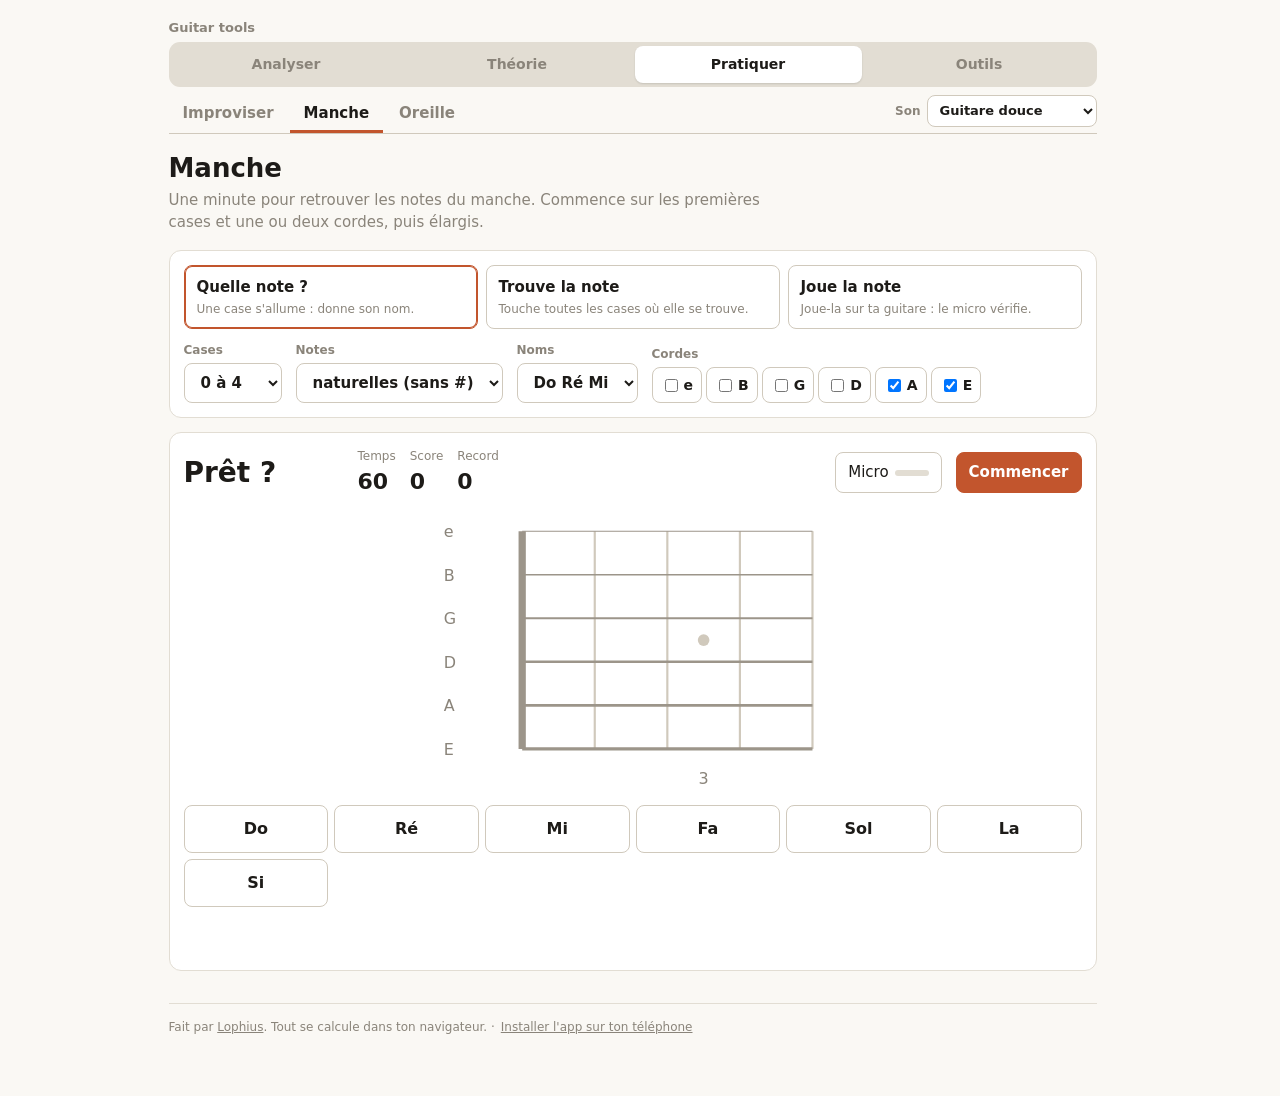
<file: manche.html>
<!DOCTYPE html>
<html lang="fr"><head><meta charset="utf-8"><meta name="viewport" content="width=device-width,initial-scale=1">
<title>Manche · Guitar tools</title>
<meta name="description" content="Petits jeux chronométrés pour mémoriser les notes du manche de guitare.">
<link rel="icon" href="data:image/svg+xml,%3Csvg xmlns='http://www.w3.org/2000/svg' viewBox='0 0 32 32'%3E%3Crect width='32' height='32' rx='7' fill='%23c2552d'/%3E%3Cg stroke='%23fff' stroke-width='1.6'%3E%3Cpath d='M6 9h20M6 14h20M6 19h20M6 24h20'/%3E%3C/g%3E%3Ccircle cx='13' cy='14' r='3' fill='%23fff'/%3E%3C/svg%3E">
<link rel="manifest" href="manifest.webmanifest">
<meta name="theme-color" content="#c2552d">
<meta name="apple-mobile-web-app-capable" content="yes">
<meta name="mobile-web-app-capable" content="yes">
<meta name="apple-mobile-web-app-title" content="Guitar tools">
<meta name="apple-mobile-web-app-status-bar-style" content="default">
<link rel="apple-touch-icon" href="assets/icons/apple-touch-icon.png">
<link rel="stylesheet" href="assets/style.css?v=11">
<style>
:root{--ok:#2f7d4f;--okL:#e2f1e7}
@media(prefers-color-scheme:dark){:root{--ok:#5fbf86;--okL:#17301f}}
.modes{display:grid;grid-template-columns:repeat(3,minmax(0,1fr));gap:8px;margin-bottom:12px}
@media(max-width:600px){.modes{grid-template-columns:minmax(0,1fr)}.modes button{min-height:0}}
.heard{font-size:13px;color:var(--mut);min-height:1.3em;margin:4px 0 0}
.modes button{text-align:left;padding:10px 12px;display:flex;flex-direction:column;gap:2px;min-height:60px}
.modes button b{font-size:15px}.modes button small{color:var(--mut);font-size:12px}
.modes button.on{border-color:var(--acc);box-shadow:inset 0 0 0 1px var(--acc)}
.strs{display:flex;gap:4px;flex-wrap:wrap}
.strs label{display:inline-flex;align-items:center;gap:3px;font-size:14px;color:var(--fg);border:1px solid var(--line2);border-radius:8px;padding:4px 8px;min-height:36px}
.hud{display:flex;align-items:center;gap:14px;flex-wrap:wrap;margin-bottom:10px}
.hud .q{font-size:28px;font-weight:800;min-width:160px}
.hud .stat{display:flex;flex-direction:column;font-size:12px;color:var(--mut)}
.hud .stat b{font-size:22px;color:var(--fg);font-variant-numeric:tabular-nums}
.hud .grow{margin-left:auto}
.answers{display:grid;grid-template-columns:repeat(6,minmax(0,1fr));gap:6px;margin-top:12px}
@media(max-width:600px){.answers{grid-template-columns:repeat(4,minmax(0,1fr))}}
.answers button{font-size:16px;font-weight:600;min-height:48px;padding:6px}
.answers button.ok{background:var(--ok);border-color:var(--ok);color:#fff}
.answers button.ko{background:var(--out);border-color:var(--out);color:#fff}
#neck .hit{cursor:pointer}
.msg{min-height:1.5em;font-weight:600;margin:6px 0 0}
.msg.ok{color:var(--ok)}.msg.ko{color:var(--out)}
.result{font-size:15px}
.result b{font-size:20px}
</style></head><body><main>
<p class="brand">Guitar tools</p>
<nav class="tabs" id="tabs"></nav>
<h1>Manche</h1>
<p class="sub">Une minute pour retrouver les notes du manche. Commence sur les premières cases et une ou deux cordes, puis élargis.</p>

<div class="panel">
  <div class="modes" id="modes">
    <button data-m="name"><b>Quelle note ?</b><small>Une case s'allume : donne son nom.</small></button>
    <button data-m="find"><b>Trouve la note</b><small>Touche toutes les cases où elle se trouve.</small></button>
    <button data-m="play"><b>Joue la note</b><small>Joue-la sur ta guitare : le micro vérifie.</small></button>
  </div>
  <div class="fields">
    <label class="field">Cases <select id="range"><option value="0-4">0 à 4</option><option value="0-7">0 à 7</option><option value="0-12">0 à 12</option><option value="5-12">5 à 12</option></select></label>
    <label class="field">Notes <select id="notes"><option value="nat">naturelles (sans #)</option><option value="all">toutes</option></select></label>
    <label class="field">Noms <select id="nom"><option value="fr">Do Ré Mi</option><option value="en">C D E</option></select></label>
    <div class="field">Cordes <div class="strs" id="strs"></div></div>
  </div>
</div>

<div class="card">
  <div class="hud">
    <div class="q" id="q">Prêt ?</div>
    <div class="stat">Temps<b id="time">60</b></div>
    <div class="stat">Score<b id="score">0</b></div>
    <div class="stat">Record<b id="best">0</b></div>
    <span class="grow"></span>
    <button id="micBtn" data-label="Micro" title="Répondre en jouant sur la guitare">Micro</button>
    <button class="pri" id="go">Commencer</button>
  </div>
  <div id="neck"></div>
  <div class="answers" id="answers"></div>
  <p class="msg" id="msg"></p>
  <p class="heard" id="heard"></p>
  <div class="result" id="result"></div>
</div>

<footer>Fait par <a href="https://www.lophius.be">Lophius</a>. Tout se calcule dans ton navigateur.</footer>
</main>
<script src="assets/nav.js?v=10"></script>
<script src="assets/music.js?v=8"></script>
<script>
{
const $=id=>document.getElementById(id);
const NAT=[0,2,4,5,7,9,11],STRN=['Mi aigu','Si','Sol','Ré','La','Mi grave'];
const S=M.get('gt.manche',{mode:'name',range:'0-4',notes:'nat',strs:[5,4]});
let mode=S.mode,run=false,left=60,score=0,tries=0,miss={},target=null,found=new Set(),todo=[],clock=null,lock=false;
$('nom').value=M.get('gt.nom','fr');$('range').value=S.range;$('notes').value=S.notes;
$('strs').innerHTML=M.SN.map((n,s)=>`<label><input type="checkbox" value="${s}" ${S.strs.includes(s)?'checked':''}> ${n}</label>`).join('');
const nm=()=>$('nom').value==='fr'?M.FRS:M.SH;
const strs=()=>[...$('strs').querySelectorAll('input:checked')].map(i=>+i.value);
const rng=()=>$('range').value.split('-').map(Number);
const pcOK=pc=>$('notes').value==='all'||NAT.includes(pc);
const key=()=>`${mode}|${$('range').value}|${$('notes').value}|${strs().sort().join('')}`;
function save(){M.set('gt.manche',{mode,range:$('range').value,notes:$('notes').value,strs:strs()});M.set('gt.nom',$('nom').value);}
function best(){return (M.get('gt.mancheBest',{}))[key()]||0;}

function cells(){const[lo,hi]=rng(),out=[];strs().forEach(s=>{for(let f=lo;f<=hi;f++){const pc=(M.OPEN[s]+f)%12;if(pcOK(pc))out.push({s,f,pc});}});return out;}
function draw(extra){
  const[lo,hi]=rng(),el=$('neck'),vert=el.clientWidth<560,dots=[];
  if(mode==='name'&&target)dots.push({s:target.s,f:target.f,txt:'?',fill:'var(--acc)',stroke:'var(--acc)',tc:'#fff',fw:700,r:vert?15:13});
  if(mode==='find')found.forEach(k=>{const[s,f]=k.split('-').map(Number);dots.push({s,f,txt:nm()[(M.OPEN[s]+f)%12],fill:'var(--ok)',stroke:'var(--ok)',tc:'#fff',fw:700});});
  if(mode==='play'&&target&&run){const[lo2,hi2]=rng();for(let f=Math.max(lo2,0);f<=hi2;f++)dots.push({s:target.s,f,txt:'',fill:'var(--accL)',stroke:'var(--acc)',op:.55,r:vert?6:5});}
  (extra||[]).forEach(d=>dots.push(d));
  // cordes non travaillées en grisé : on dessine quand même tout le manche choisi
  el.innerHTML=M.neck({lo,hi:Math.max(hi,lo+4),vert,dots,hit:mode==='find'});
  const act=strs();el.querySelectorAll('.hit').forEach(h=>{if(!act.includes(+h.dataset.s))h.remove();});
}
function answers(){
  if(mode!=='name'){$('answers').innerHTML='';return;}
  const pcs=$('notes').value==='all'?[...Array(12).keys()]:NAT;
  const flat=$('nom').value==='fr'?M.FRF:M.FLT;
  $('answers').innerHTML=pcs.map(pc=>`<button data-pc="${pc}">${NAT.includes(pc)?nm()[pc]:nm()[pc]+'/'+flat[pc]}</button>`).join('');
}
function next(){
  const cs=cells();if(!cs.length){$('msg').textContent='Choisis au moins une corde.';stop();return;}
  if(mode==='play'){let t;do{t=cs[Math.floor(Math.random()*cs.length)];}while(cs.length>1&&target&&t.pc===target.pc&&t.s===target.s);
    target=t;$('q').innerHTML=`${nm()[t.pc]} <small style="font-size:15px;font-weight:600;color:var(--mut)">sur la corde de ${STRN[t.s]}</small>`;lock=false;draw();return;}
  if(mode==='name'){let t;do{t=cs[Math.floor(Math.random()*cs.length)];}while(cs.length>1&&target&&t.s===target.s&&t.f===target.f);target=t;$('q').textContent='Quelle note ?';}
  else{const pcs=[...new Set(cs.map(c=>c.pc))];let pc;do{pc=pcs[Math.floor(Math.random()*pcs.length)];}while(pcs.length>1&&target&&pc===target.pc);
    target={pc};found=new Set();todo=cs.filter(c=>c.pc===pc).map(c=>c.s+'-'+c.f);$('q').textContent=`Trouve tous les ${nm()[pc]}`;}
  lock=false;draw();
}
function start(){save();M.awake('game',true);run=true;left=60;score=0;tries=0;miss={};target=null;$('result').innerHTML='';$('msg').textContent='';$('msg').className='msg';
  $('score').textContent=0;$('time').textContent=60;$('go').textContent='Arrêter';answers();next();
  clock=setInterval(()=>{left--;$('time').textContent=left;if(left<=0)stop(true);},1000);}
function stop(done){run=false;M.awake('game',false);clearInterval(clock);$('go').textContent='Recommencer';target=null;draw();
  if(done){const b=M.get('gt.mancheBest',{});const rec=score>(b[key()]||0);if(rec){b[key()]=score;M.set('gt.mancheBest',b);}$('best').textContent=best();
    const worst=Object.entries(miss).sort((a,c)=>c[1]-a[1]).slice(0,3).map(([pc])=>nm()[pc]);
    $('q').textContent=rec?'Nouveau record !':'Terminé';
    $('result').innerHTML=`<b>${score}</b> ${mode==='find'?'notes trouvées en entier':'bonnes réponses'} en une minute${tries?` · ${Math.round(score/Math.max(1,tries)*100)} % de réussite`:''}.${worst.length?` À revoir : <b>${worst.join(', ')}</b>.`:''}`;}
  else $('q').textContent='Prêt ?';}
function feedback(ok,txt){$('msg').textContent=txt;$('msg').className='msg '+(ok?'ok':'ko');}

$('go').onclick=async()=>{if(run)return stop(false);
  if(mode==='play'&&!M.mic.on){$('micBtn').click();for(let i=0;i<150&&!M.mic.on&&!M.mic.err;i++)await new Promise(r=>setTimeout(r,100));if(!M.mic.on){$('msg').className='msg ko';$('msg').textContent='Ce jeu a besoin du micro : autorise-le puis recommence.';return;}}
  start();};
function answerName(pc,b){if(!run||lock||mode!=='name')return;
  const ok=pc===target.pc;tries++;lock=true;b=b||$('answers').querySelector(`[data-pc="${pc}"]`);
  if(!M.mic.on)M.pluck(M.now(),M.OPEN[target.s]+target.f,.3,1);
  if(ok){score++;$('score').textContent=score;b&&b.classList.add('ok');feedback(true,'Oui !');}
  else{miss[target.pc]=(miss[target.pc]||0)+1;b&&b.classList.add('ko');const good=$('answers').querySelector(`[data-pc="${target.pc}"]`);if(good)good.classList.add('ok');feedback(false,`Non : c'était ${nm()[target.pc]}.`);}
  setTimeout(()=>{$('answers').querySelectorAll('button').forEach(x=>x.className='');if(run)next();},ok?350:1100);}
$('answers').addEventListener('click',e=>{const b=e.target.closest('button');if(!b)return;answerName(+b.dataset.pc,b);});
// Réponse jouée à la guitare
function heardNote(midi){
  if(!run||lock||!target)return;const pc=((midi%12)+12)%12;
  if(mode==='name')return answerName(pc);
  if(mode!=='play')return;
  const[lo,hi]=rng(),good=[];for(let f=lo;f<=hi;f++)if((M.OPEN[target.s]+f)%12===target.pc)good.push(f);
  const f=midi-M.OPEN[target.s];tries++;
  if(good.includes(f)){score++;$('score').textContent=score;lock=true;feedback(true,`Oui ! Case ${f}.`);draw([{s:target.s,f,txt:nm()[pc],fill:'var(--ok)',stroke:'var(--ok)',tc:'#fff',fw:700}]);setTimeout(()=>run&&next(),700);}
  else if(pc===target.pc){feedback(false,`Bonne note, mais pas sur cette corde ou à la mauvaise octave : sur la corde de ${STRN[target.s]}, c'est case ${good.join(' ou ')}.`);}
  else{miss[target.pc]=(miss[target.pc]||0)+1;feedback(false,`Tu as joué ${nm()[pc]}.`);}
}
M.micButton($('micBtn'),{onNote:heardNote,onFrame:o=>{$('heard').textContent=o.midi!=null?`J'entends : ${M.midiName(o.midi,nm())}`:'';},
  onStop:()=>{$('heard').textContent='';if(mode==='play'&&run)stop(false);},onStart:()=>{$('heard').textContent='Micro prêt : joue une note.';}});
$('neck').addEventListener('click',e=>{const h=e.target.closest('.hit');if(!h||!run||mode!=='find'||lock)return;
  const s=+h.dataset.s,f=+h.dataset.f,k=s+'-'+f,pc=(M.OPEN[s]+f)%12;M.pluck(M.now(),M.OPEN[s]+f,.3,1);
  if(found.has(k))return;
  if(pc===target.pc){found.add(k);feedback(true,`${found.size} / ${todo.length}`);
    if(found.size===todo.length){score++;tries++;$('score').textContent=score;lock=true;draw();setTimeout(()=>run&&next(),500);}else draw();}
  else{tries++;miss[target.pc]=(miss[target.pc]||0)+1;feedback(false,`Non : ici c'est ${nm()[pc]}.`);draw([{s,f,txt:nm()[pc],fill:'var(--out)',stroke:'var(--out)',tc:'#fff',fw:700}]);}});
$('modes').addEventListener('click',e=>{const b=e.target.closest('button');if(!b)return;mode=b.dataset.m;if(run)stop(false);setMode();save();});
function setMode(){$('micBtn').hidden=mode==='find';if(mode==='find'&&M.mic.on)$('micBtn').click();$('modes').querySelectorAll('button').forEach(b=>b.classList.toggle('on',b.dataset.m===mode));$('best').textContent=best();answers();draw();$('result').innerHTML='';$('msg').textContent='';}
['range','notes','nom'].forEach(id=>$(id).onchange=()=>{if(run)stop(false);save();setMode();});
$('strs').addEventListener('change',()=>{if(run)stop(false);save();setMode();});
let RW=null;new ResizeObserver(()=>{const w=$('neck').clientWidth;if(RW!==null&&(w<560)!==(RW<560))draw();RW=w;}).observe($('neck'));
setMode();
}
</script></body></html>
</file>
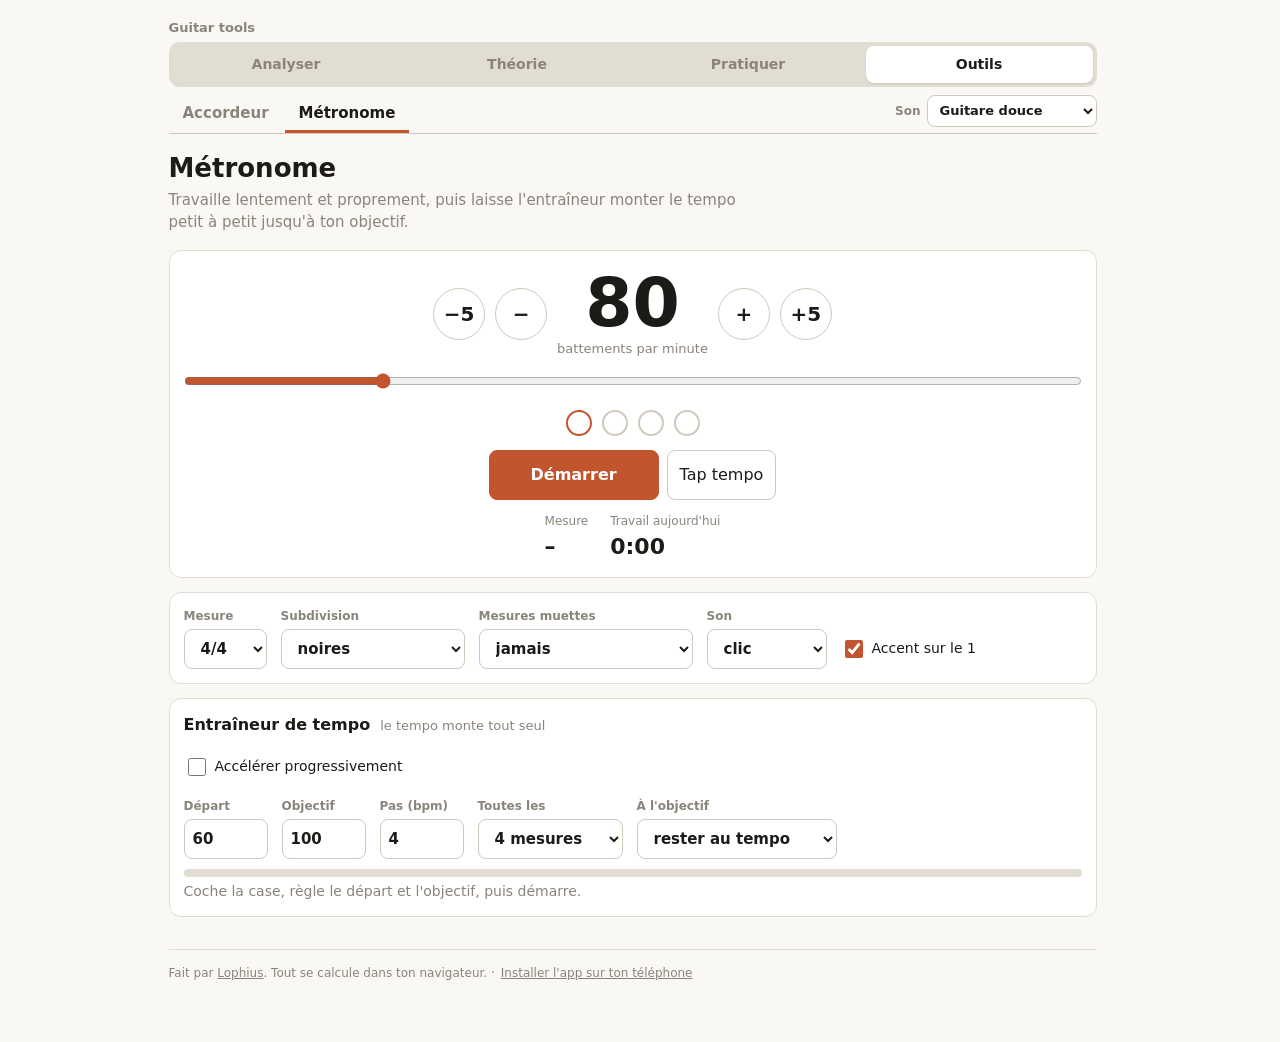
<file: metronome.html>
<!DOCTYPE html>
<html lang="fr"><head><meta charset="utf-8"><meta name="viewport" content="width=device-width,initial-scale=1">
<title>Métronome · Guitar tools</title>
<meta name="description" content="Métronome avec tap tempo, subdivisions, mesures muettes et entraîneur de tempo qui accélère progressivement.">
<link rel="icon" href="data:image/svg+xml,%3Csvg xmlns='http://www.w3.org/2000/svg' viewBox='0 0 32 32'%3E%3Crect width='32' height='32' rx='7' fill='%23c2552d'/%3E%3Cg stroke='%23fff' stroke-width='1.6'%3E%3Cpath d='M6 9h20M6 14h20M6 19h20M6 24h20'/%3E%3C/g%3E%3Ccircle cx='13' cy='14' r='3' fill='%23fff'/%3E%3C/svg%3E">
<link rel="manifest" href="manifest.webmanifest">
<meta name="theme-color" content="#c2552d">
<meta name="apple-mobile-web-app-capable" content="yes">
<meta name="mobile-web-app-capable" content="yes">
<meta name="apple-mobile-web-app-title" content="Guitar tools">
<meta name="apple-mobile-web-app-status-bar-style" content="default">
<link rel="apple-touch-icon" href="assets/icons/apple-touch-icon.png">
<link rel="stylesheet" href="assets/style.css?v=11">
<style>
.tempo{display:flex;align-items:center;justify-content:center;gap:10px;margin:4px 0 6px}
.tempo button{min-width:52px;min-height:52px;font-size:20px;font-weight:700;border-radius:50%;padding:0}
.bpm{text-align:center;min-width:150px}
.bpm b{display:block;font-size:68px;line-height:1;font-weight:800;font-variant-numeric:tabular-nums}
.bpm small{color:var(--mut);font-size:13px}
input[type=range]{width:100%;accent-color:var(--acc);margin:8px 0 4px}
.beats{display:flex;justify-content:center;gap:10px;flex-wrap:wrap;margin:14px 0 10px;min-height:30px}
.beats i{width:26px;height:26px;border-radius:50%;border:2px solid var(--line2);background:var(--card);transition:background .05s}
.beats i.acc{border-color:var(--acc)}
.beats i.on{background:var(--acc);border-color:var(--acc)}
.beats.mute i.on{background:var(--line2);border-color:var(--line2)}
.ctrl{display:flex;justify-content:center;gap:8px;flex-wrap:wrap}
.ctrl button{min-height:50px;font-size:16px}
.ctrl .pri{min-width:170px}
.trainer{margin-top:4px}
.trainer .fields{margin-top:10px}
.trainer input[type=number]{width:84px;font:inherit;font-size:15px;padding:8px;min-height:40px;border-radius:8px;border:1px solid var(--line2);background:var(--card);color:var(--fg)}
.prog{height:8px;border-radius:4px;background:var(--line);overflow:hidden;margin:10px 0 4px}.prog i{display:block;height:100%;width:0;background:var(--acc);transition:width .2s}
.tstat{font-size:14px;color:var(--mut);min-height:1.4em}
.hud{display:flex;justify-content:center;gap:22px;margin-top:12px}
@media(max-width:600px){.tempo{gap:6px}.tempo button{min-width:42px;min-height:42px;font-size:17px}.bpm{min-width:96px}.bpm b{font-size:54px}.bpm small{font-size:11px}.trainer input[type=number]{width:100%}}
</style></head><body><main>
<p class="brand">Guitar tools</p>
<nav class="tabs" id="tabs"></nav>
<h1>Métronome</h1>
<p class="sub">Travaille lentement et proprement, puis laisse l'entraîneur monter le tempo petit à petit jusqu'à ton objectif.</p>

<div class="card">
  <div class="tempo">
    <button id="m5" aria-label="moins 5">−5</button>
    <button id="m1" aria-label="moins 1">−</button>
    <div class="bpm"><b id="bpm">80</b><small id="unit">battements par minute</small></div>
    <button id="p1" aria-label="plus 1">+</button>
    <button id="p5" aria-label="plus 5">+5</button>
  </div>
  <input type="range" id="slider" min="30" max="260" value="80" aria-label="Tempo">
  <div class="beats" id="beats"></div>
  <div class="ctrl">
    <button class="pri" id="go">Démarrer</button>
    <button id="tap">Tap tempo</button>
  </div>
  <div class="hud">
    <div class="stat">Mesure<b id="bar">–</b></div>
    <div class="stat">Travail aujourd'hui<b id="clock">0:00</b></div>
  </div>
</div>

<div class="panel">
  <div class="fields">
    <label class="field">Mesure <select id="sig">
      <option value="4/4">4/4</option><option value="3/4">3/4</option><option value="2/4">2/4</option><option value="5/4">5/4</option>
      <option value="6/8">6/8</option><option value="7/8">7/8</option><option value="12/8">12/8</option></select></label>
    <label class="field" id="subW">Subdivision <select id="sub"><option value="1">noires</option><option value="2">croches</option><option value="3">triolets</option><option value="4">doubles croches</option></select></label>
    <label class="field">Mesures muettes <select id="gap"><option value="0">jamais</option><option value="1-1">1 jouée, 1 muette</option><option value="2-2">2 jouées, 2 muettes</option><option value="3-1">3 jouées, 1 muette</option></select></label>
    <label class="field">Son <select id="snd"><option value="click">clic</option><option value="wood">bois</option><option value="beep">bip doux</option></select></label>
    <label class="check"><input type="checkbox" id="accent" checked> Accent sur le 1</label>
  </div>
</div>

<div class="card trainer">
  <h2>Entraîneur de tempo <small>le tempo monte tout seul</small></h2>
  <label class="check"><input type="checkbox" id="tOn"> Accélérer progressivement</label>
  <div class="fields">
    <label class="field">Départ <input type="number" id="tFrom" min="30" max="260" value="60"></label>
    <label class="field">Objectif <input type="number" id="tTo" min="30" max="260" value="100"></label>
    <label class="field">Pas (bpm) <input type="number" id="tStep" min="1" max="20" value="4"></label>
    <label class="field">Toutes les <select id="tBars"><option value="1">mesure</option><option value="2">2 mesures</option><option value="4">4 mesures</option><option value="8">8 mesures</option><option value="16">16 mesures</option></select></label>
    <label class="field">À l'objectif <select id="tEnd"><option value="stay">rester au tempo</option><option value="loop">repartir du départ</option><option value="stop">s'arrêter</option></select></label>
  </div>
  <div class="prog"><i id="tProg"></i></div>
  <div class="tstat" id="tStat">Coche la case, règle le départ et l'objectif, puis démarre.</div>
</div>

<footer>Fait par <a href="https://www.lophius.be">Lophius</a>. Tout se calcule dans ton navigateur.</footer>
</main>
<script src="assets/nav.js?v=10"></script>
<script src="assets/music.js?v=8"></script>
<script>
{
const $=id=>document.getElementById(id);
const S=M.get('gt.metro',{bpm:80,sig:'4/4',sub:1,gap:'0',snd:'click',accent:true,t:{on:false,from:60,to:100,step:4,bars:'4',end:'stay'}});
let bpm=S.bpm,run=false,timer=null,next=0,beat=0,sub=0,barN=0,queue=[],t0=0,elapsed=(()=>{const x=M.get('gt.metroTime',{});return x.d===new Date().toDateString()?x.s:0;})(),trBars=0,taps=[];
$('sig').value=S.sig;$('sub').value=String(S.sub);$('gap').value=S.gap;$('snd').value=S.snd;$('accent').checked=S.accent;
$('tOn').checked=S.t.on;$('tFrom').value=S.t.from;$('tTo').value=S.t.to;$('tStep').value=S.t.step;$('tBars').value=S.t.bars;$('tEnd').value=S.t.end;
const sig=()=>$('sig').value.split('/').map(Number);
const eighth=()=>sig()[1]===8;
// groupes de croches accentués dans les mesures en /8
const strong=n=>{const[a]=sig();if(!eighth())return n===0;return ({6:[0,3],7:[0,2,4],12:[0,3,6,9]})[a].includes(n);};
function save(){M.set('gt.metro',{bpm,sig:$('sig').value,sub:+$('sub').value,gap:$('gap').value,snd:$('snd').value,accent:$('accent').checked,
  t:{on:$('tOn').checked,from:+$('tFrom').value,to:+$('tTo').value,step:+$('tStep').value,bars:$('tBars').value,end:$('tEnd').value}});}
function setBpm(v,keep){bpm=Math.max(30,Math.min(260,Math.round(v)));$('bpm').textContent=bpm;$('slider').value=bpm;if(!keep)save();}
function drawBeats(){const[a]=sig();$('beats').innerHTML=Array.from({length:a},(_,i)=>`<i class="${strong(i)&&$('accent').checked?'acc':''}"></i>`).join('');
  $('subW').hidden=eighth();$('unit').textContent=eighth()?'croches par minute':'battements par minute';}
const muted=n=>{const g=$('gap').value;if(g==='0')return false;const[p,m]=g.split('-').map(Number);return n%(p+m)>=p;};
function sound(t,level){// level : 2 accent, 1 temps, 0 subdivision
  const s=$('snd').value;
  if(s==='click')M.click(t,level===2,level?.5:.22);
  else if(s==='wood')M.click(t,false,level?.55:.25,level===2?1250:level?880:660);
  else{M.pluck(t,level===2?84:level?79:76,level?.22:.1,.12);}
}
function trainerStep(){// appelé au début de chaque mesure
  if(!$('tOn').checked)return;
  const from=+$('tFrom').value,to=+$('tTo').value,step=Math.max(1,+$('tStep').value),every=+$('tBars').value;
  if(barN===0){setBpm(from,true);trBars=0;}
  else if(barN%every===0){
    const up=to>=from,nb=up?Math.min(to,bpm+step):Math.max(to,bpm-step);
    if(bpm===to){const e=$('tEnd').value;if(e==='loop')setBpm(from,true);else if(e==='stop')stop();}
    else setBpm(nb,true);
  }
  trBars++;
}
function tick(){
  const c=M.audio();
  while(next<c.currentTime+.12){
    const[a]=sig(),subs=eighth()?1:+$('sub').value;
    if(beat===0&&sub===0){trainerStep();}
    if(!run)return;
    const lvl=sub>0?0:(strong(beat)&&$('accent').checked?2:1),mute=muted(barN);
    if(!mute)sound(next,lvl);
    if(sub===0)queue.push({t:next,beat,bar:barN,mute});
    next+=60/bpm/subs;
    if(++sub>=subs){sub=0;if(++beat>=a){beat=0;barN++;}}
  }
}
function paint(){
  if(!run)return;const now=M.now();
  while(queue.length&&queue[0].t<=now){const q=queue.shift();
    $('beats').classList.toggle('mute',q.mute);
    $('beats').querySelectorAll('i').forEach((el,i)=>el.classList.toggle('on',i===q.beat));
    $('bar').textContent=q.bar+1;$('bpm').textContent=bpm;$('slider').value=bpm;trainerInfo();}
  const e=elapsed+(Date.now()-t0)/1000;$('clock').textContent=Math.floor(e/60)+':'+String(Math.floor(e%60)).padStart(2,'0');
  requestAnimationFrame(paint);
}
function trainerInfo(){
  if(!$('tOn').checked){$('tProg').style.width='0';$('tStat').textContent='Coche la case, règle le départ et l\'objectif, puis démarre.';return;}
  const from=+$('tFrom').value,to=+$('tTo').value,span=Math.abs(to-from)||1,done=Math.abs(bpm-from)/span;
  $('tProg').style.width=Math.round(Math.min(1,done)*100)+'%';
  if(!run){$('tStat').textContent=`De ${from} à ${to} bpm, +${$('tStep').value} toutes les ${$('tBars').value==='1'?'mesures':$('tBars').value+' mesures'}.`;return;}
  const every=+$('tBars').value,left=every-(barN%every);
  $('tStat').textContent=bpm===to?`Objectif atteint : ${to} bpm.`:`${bpm} bpm · palier suivant dans ${left} mesure${left>1?'s':''} · objectif ${to}`;
}
function start(){M.audio();M.awake('metro',true);run=true;beat=0;sub=0;barN=0;queue=[];next=M.now()+.1;t0=Date.now();$('go').textContent='Arrêter';
  timer=setInterval(tick,25);tick();requestAnimationFrame(paint);}
function stop(){if(!run)return;run=false;M.awake('metro',false);clearInterval(timer);elapsed+=(Date.now()-t0)/1000;M.set('gt.metroTime',{d:new Date().toDateString(),s:Math.round(elapsed)});
  $('go').textContent='Démarrer';$('beats').querySelectorAll('i').forEach(el=>el.classList.remove('on'));$('beats').classList.remove('mute');save();trainerInfo();}
$('go').onclick=()=>run?stop():start();
[['m5',-5],['m1',-1],['p1',1],['p5',5]].forEach(([id,d])=>$(id).onclick=()=>setBpm(bpm+d));
$('slider').oninput=e=>setBpm(+e.target.value);
$('tap').onclick=()=>{const t=performance.now();taps=taps.filter(x=>t-x<2500);taps.push(t);
  if(taps.length>=2){const d=(taps[taps.length-1]-taps[0])/(taps.length-1);setBpm(60000/d);}};
['sig','sub','gap','snd','accent'].forEach(id=>$(id).onchange=()=>{save();drawBeats();if(id==='sig'){beat=0;sub=0;}});
['tOn','tFrom','tTo','tStep','tBars','tEnd'].forEach(id=>$(id).onchange=()=>{save();if(id==='tOn'&&$('tOn').checked&&!run)setBpm(+$('tFrom').value);trainerInfo();});
document.addEventListener('keydown',e=>{if(e.code==='Space'&&!/INPUT|SELECT|TEXTAREA/.test(e.target.tagName)){e.preventDefault();run?stop():start();}});
setBpm(bpm,true);drawBeats();trainerInfo();
const e0=elapsed;$('clock').textContent=Math.floor(e0/60)+':'+String(Math.floor(e0%60)).padStart(2,'0');
}
</script></body></html>
</file>
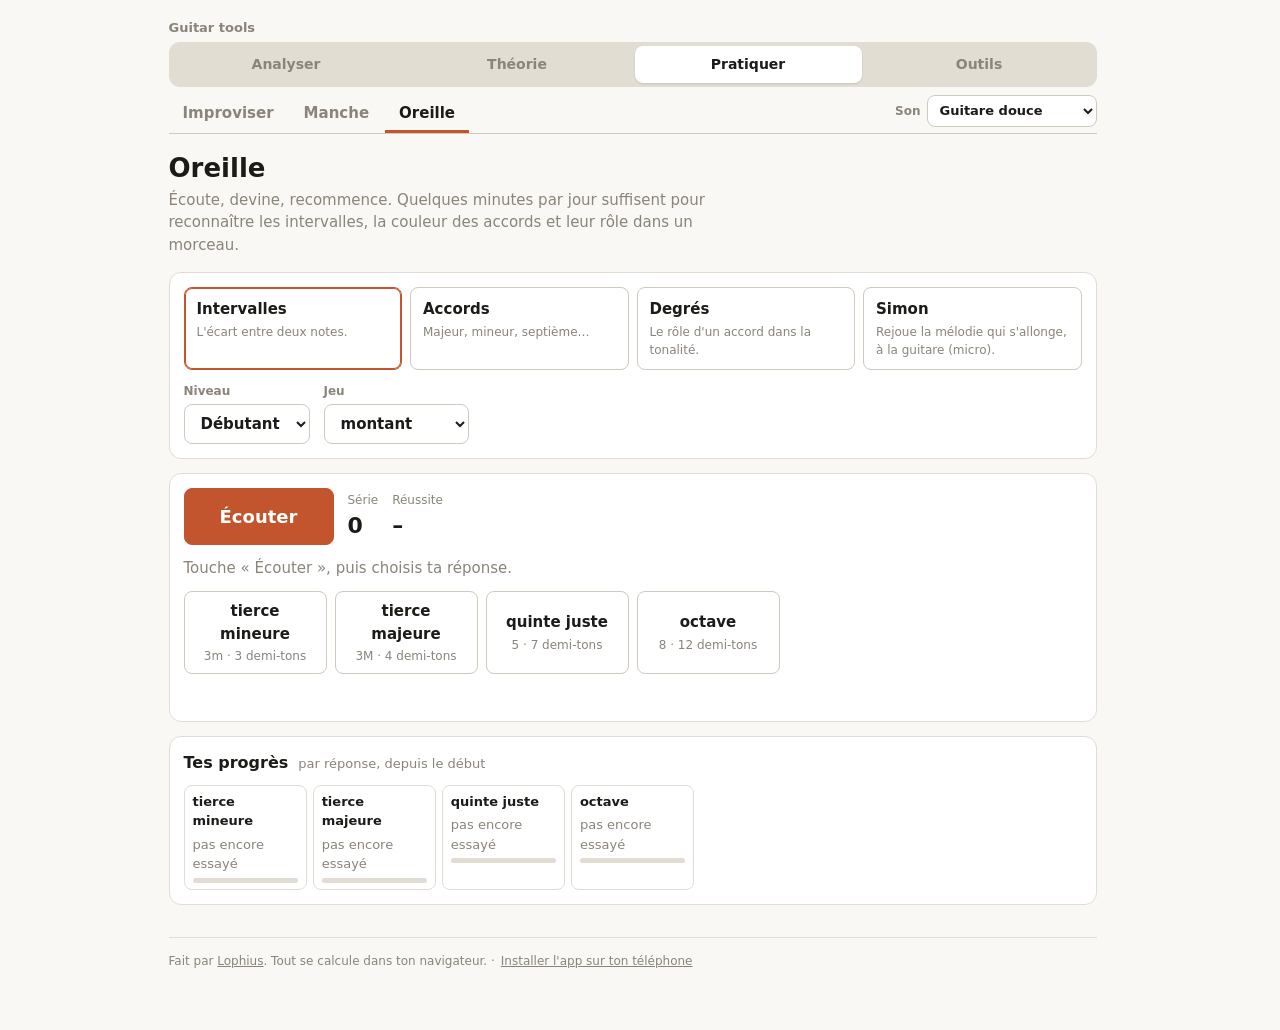
<file: oreille.html>
<!DOCTYPE html>
<html lang="fr"><head><meta charset="utf-8"><meta name="viewport" content="width=device-width,initial-scale=1">
<title>Oreille · Guitar tools</title>
<meta name="description" content="Entraîne ton oreille : intervalles, types d'accords et degrés dans une tonalité.">
<link rel="icon" href="data:image/svg+xml,%3Csvg xmlns='http://www.w3.org/2000/svg' viewBox='0 0 32 32'%3E%3Crect width='32' height='32' rx='7' fill='%23c2552d'/%3E%3Cg stroke='%23fff' stroke-width='1.6'%3E%3Cpath d='M6 9h20M6 14h20M6 19h20M6 24h20'/%3E%3C/g%3E%3Ccircle cx='13' cy='14' r='3' fill='%23fff'/%3E%3C/svg%3E">
<link rel="manifest" href="manifest.webmanifest">
<meta name="theme-color" content="#c2552d">
<meta name="apple-mobile-web-app-capable" content="yes">
<meta name="mobile-web-app-capable" content="yes">
<meta name="apple-mobile-web-app-title" content="Guitar tools">
<meta name="apple-mobile-web-app-status-bar-style" content="default">
<link rel="apple-touch-icon" href="assets/icons/apple-touch-icon.png">
<link rel="stylesheet" href="assets/style.css?v=11">
<style>
:root{--ok:#2f7d4f}
@media(prefers-color-scheme:dark){:root{--ok:#5fbf86}}
.modes{display:grid;grid-template-columns:repeat(4,minmax(0,1fr));gap:8px;margin-bottom:12px}
@media(max-width:760px){.modes{grid-template-columns:repeat(2,minmax(0,1fr))}}
.slots{display:flex;gap:6px;flex-wrap:wrap;margin-top:12px}
.slots span{min-width:46px;min-height:46px;padding:0 6px;border:1px dashed var(--line2);border-radius:10px;display:flex;align-items:center;justify-content:center;font-size:15px;font-weight:700;color:var(--mut)}
.slots span.ok{background:var(--ok);border:1px solid var(--ok);color:#fff}.slots span.ko{background:var(--out);border:1px solid var(--out);color:#fff}
.slots span.cur{border:2px solid var(--acc);color:var(--acc)}
.slots span.hint{color:var(--fg);font-weight:500;border-style:solid}
.tab{margin-top:12px;font-variant-numeric:tabular-nums}
.tab .sys{display:grid;margin:0 0 10px;width:max-content;max-width:100%}
.tab .c{height:19px;width:28px;display:flex;align-items:center;justify-content:center;font-size:13px;font-weight:700;
  background:linear-gradient(var(--str),var(--str)) center/100% 1px no-repeat}
.tab .c.l{width:18px;background:none;color:var(--mut);font-weight:600;font-size:12px;justify-content:flex-start}
.tab .c.bar{width:6px;background:linear-gradient(var(--str),var(--str)) center/1px 100% no-repeat,linear-gradient(var(--str),var(--str)) center/100% 1px no-repeat}
.tab .c span{background:var(--card);padding:0 3px;border-radius:5px;line-height:17px}
.tab .c span.ok{color:var(--ok)}.tab .c span.ko{background:var(--out);color:#fff}
.tab .c span.cur{background:var(--acc);color:#fff}.tab .c span.fut{color:var(--mut);font-weight:500}
#eTab{width:100%;font:13px/1.35 ui-monospace,Menlo,Consolas,monospace;padding:10px;border-radius:8px;border:1px solid var(--line2);background:var(--card);color:var(--fg);white-space:pre;overflow:auto}
#eName{font:inherit;font-size:15px;padding:8px 10px;min-height:40px;border-radius:8px;border:1px solid var(--line2);background:var(--card);color:var(--fg);width:100%}
.acts{display:flex;flex-wrap:wrap;gap:8px}
.heard{font-size:13px;color:var(--mut);min-height:1.3em;margin:6px 0 0}
.modes button{text-align:left;padding:10px 12px;display:flex;flex-direction:column;gap:2px;min-height:58px}
.modes button b{font-size:15px}.modes button small{color:var(--mut);font-size:12px}
.modes button.on{border-color:var(--acc);box-shadow:inset 0 0 0 1px var(--acc)}
.hud{display:flex;align-items:center;gap:14px;flex-wrap:wrap}
.hud .stat{display:flex;flex-direction:column;font-size:12px;color:var(--mut)}
.hud .stat b{font-size:22px;color:var(--fg);font-variant-numeric:tabular-nums}
.big{font-size:18px;padding:14px 22px;min-height:56px;min-width:150px}
.prompt{font-size:15px;color:var(--mut);margin:12px 0 0;min-height:1.4em}
.answers{display:grid;grid-template-columns:repeat(auto-fill,minmax(130px,1fr));gap:8px;margin-top:12px}
@media(max-width:600px){.answers{grid-template-columns:repeat(2,minmax(0,1fr))}}
.answers button{min-height:56px;display:flex;flex-direction:column;align-items:center;justify-content:center;gap:2px;font-weight:600}
.answers button small{font-weight:400;color:var(--mut);font-size:12px}
.answers button.ok{background:var(--ok);border-color:var(--ok);color:#fff}.answers button.ok small{color:#fff}
.answers button.ko{background:var(--out);border-color:var(--out);color:#fff}.answers button.ko small{color:#fff}
.msg{min-height:1.5em;font-weight:600;margin:10px 0 0}
.msg.ok{color:var(--ok)}.msg.ko{color:var(--out)}
.stats{display:grid;grid-template-columns:repeat(auto-fill,minmax(120px,1fr));gap:6px;margin-top:8px}
.stats div{border:1px solid var(--line);border-radius:8px;padding:6px 8px;font-size:13px;display:flex;flex-direction:column;gap:4px}
.stats .meter{height:5px;border-radius:3px;background:var(--line);overflow:hidden}.stats .meter i{display:block;height:100%;background:var(--ok)}
</style></head><body><main>
<p class="brand">Guitar tools</p>
<nav class="tabs" id="tabs"></nav>
<h1>Oreille</h1>
<p class="sub">Écoute, devine, recommence. Quelques minutes par jour suffisent pour reconnaître les intervalles, la couleur des accords et leur rôle dans un morceau.</p>

<div class="panel">
  <div class="modes" id="modes">
    <button data-m="int"><b>Intervalles</b><small>L'écart entre deux notes.</small></button>
    <button data-m="chord"><b>Accords</b><small>Majeur, mineur, septième…</small></button>
    <button data-m="deg"><b>Degrés</b><small>Le rôle d'un accord dans la tonalité.</small></button>
    <button data-m="rep"><b>Simon</b><small>Rejoue la mélodie qui s'allonge, à la guitare (micro).</small></button>
  </div>
  <div class="fields" id="stdFields">
    <label class="field">Niveau <select id="level"></select></label>
    <label class="field" id="dirWrap">Jeu <select id="dir"><option value="up">montant</option><option value="down">descendant</option><option value="harm">ensemble</option></select></label>
  </div>
  <div class="fields" id="simFields" hidden>
    <label class="field">Mélodie <select id="sSong"></select></label>
    <label class="field">Allonger de <select id="sStep"><option value="1">1 note</option><option value="2">2 notes</option><option value="4">4 notes</option></select></label>
    <label class="field">Aide <select id="sHelp"><option value="none">aucune</option><option value="names">noms des notes</option><option value="neck">notes sur le manche</option><option value="tab">tablature</option><option value="both">tablature + manche</option></select></label>
    <label class="field">Tempo <select id="sTempo"><option value="70">lent</option><option value="95">normal</option><option value="120">rapide</option></select></label>
  </div>
</div>

<div class="card" id="simon" hidden>
  <div class="hud">
    <button class="pri big" id="sGo">Commencer</button>
    <button id="sAgain" hidden>Réécouter</button>
    <button id="micBtn" data-label="Micro">Micro</button>
  </div>
  <div class="hud" style="margin-top:10px">
    <div class="stat">Longueur<b id="sLen">–</b></div>
    <div class="stat">Vies<b id="sLives">♥♥♥</b></div>
    <div class="stat">Record<b id="sBest">–</b></div>
  </div>
  <div id="sEdit" hidden>
    <div class="fields" style="margin-bottom:8px">
      <label class="field" style="flex:1 1 220px">Nom de la chanson <input id="eName" type="text" placeholder="Ma chanson"></label>
    </div>
    <textarea id="eTab" rows="8" spellcheck="false" placeholder="Colle ta tablature ici (6 lignes e B G D A E, avec des tirets)…"></textarea>
    <p class="muted" id="eInfo" style="font-size:13px;margin:6px 0"></p>
    <div class="acts">
      <button class="pri" id="eSave">Enregistrer</button>
      <button id="eFromTab">Reprendre la tab de Tab → Gamme</button>
      <button id="eDel" hidden>Supprimer</button>
      <button id="eClose" hidden>Fermer</button>
    </div>
  </div>
  <div class="acts" id="sOwn" hidden style="margin:0 0 6px"><button id="eOpen">Modifier la tablature</button></div>
  <p class="prompt" id="sPrompt"></p>
  <div class="slots" id="sSlots"></div>
  <div class="tab" id="sTab"></div>
  <div id="sNeck" style="margin-top:10px"></div>
  <p class="msg" id="sMsg"></p>
  <p class="heard" id="heard"></p>
</div>

<div class="card" id="quiz">
  <div class="hud">
    <button class="pri big" id="go">Écouter</button>
    <button id="again" hidden>Réécouter</button>
    <div class="stat">Série<b id="streak">0</b></div>
    <div class="stat">Réussite<b id="rate">–</b></div>
  </div>
  <p class="prompt" id="prompt">Touche « Écouter », puis choisis ta réponse.</p>
  <div class="answers" id="answers"></div>
  <p class="msg" id="msg"></p>
</div>

<div class="card">
  <h2>Tes progrès <small id="statsSub">par réponse, depuis le début</small></h2>
  <div class="stats" id="stats"></div>
</div>

<footer>Fait par <a href="https://www.lophius.be">Lophius</a>. Tout se calcule dans ton navigateur.</footer>
</main>
<script src="assets/nav.js?v=10"></script>
<script src="assets/music.js?v=8"></script>
<script>
{
const $=id=>document.getElementById(id);
// Réponses possibles par mode et par niveau
const LEVELS={
  int:[['Débutant',[3,4,7,12]],['Moyen',[2,3,4,5,7,9,12]],['Tous',[1,2,3,4,5,6,7,8,9,10,11,12]]],
  chord:[['Majeur / mineur',['','m']],['+ diminué, augmenté',['','m','dim','aug']],['+ septièmes',['','m','7','maj7','m7']]],
  deg:[['I, IV, V',[0,3,4]],['I, IV, V, vi',[0,3,4,5]],['Tous les degrés',[0,1,2,3,4,5]]],
  rep:[['–',[1]]]
};
const SHORT=['','2m','2M','3m','3M','4','triton','5','6m','6M','7m','7M','8'];
const ROMAN=['I','ii','iii','IV','V','vi','vii°'];
const ST=M.get('gt.oreille',{mode:'int',level:{int:0,chord:0,deg:0},dir:'up',stats:{}});ST.level.rep=0;ST.simon=ST.simon||{};let ignoreUntil=0;
let mode=ST.mode,Q=null,answered=false,streak=0,tot=0,good=0;
$('dir').value=ST.dir||'up';
function save(){ST.mode=mode;ST.dir=$('dir').value;ST.level[mode]=+$('level').value;M.set('gt.oreille',ST);}
const set=()=>LEVELS[mode][+$('level').value][1];
function labelOf(a){
  if(mode==='int')return [M.INTERVALS[a],SHORT[a]+(a?` · ${a} demi-ton${a>1?'s':''}`:'')];
  if(mode==='chord')return [M.QNAME[a],'accord '+(M.QSHOW[a]||'majeur')];
  return [ROMAN[a],['tonique','sus-tonique','médiante','sous-dominante','dominante','relative mineure','sensible'][a]];
}
function setMode(){
  $('modes').querySelectorAll('button').forEach(b=>b.classList.toggle('on',b.dataset.m===mode));
  $('level').innerHTML=LEVELS[mode].map((l,i)=>`<option value="${i}">${l[0]}</option>`).join('');$('level').value=String(ST.level[mode]||0);
  $('dirWrap').hidden=mode!=='int';
  Q=null;answered=false;$('again').hidden=true;$('go').textContent='Écouter';$('msg').textContent='';
  $('prompt').textContent=mode==='deg'?'Tu entends d\'abord une cadence (I–IV–V–I) pour poser la tonalité, puis l\'accord à reconnaître.':'Touche « Écouter », puis choisis ta réponse.';
  const sim=mode==='rep';$('simon').hidden=!sim;$('quiz').hidden=sim;$('simFields').hidden=!sim;$('stdFields').hidden=sim;
  if(!sim&&M.mic.on)$('micBtn').click();
  if(sim){SIM.reset();}else $('answers').innerHTML=set().map(a=>{const[l,s]=labelOf(a);return `<button data-a="${a}" disabled>${l}<small>${s}</small></button>`;}).join('');
  renderStats();
}
// Accord compact autour d'une basse
const voice=(root,q)=>M.QUALS[q].map(i=>root+i);
function play(){
  const t=M.now()+.08;
  if(mode==='int'){const[a,b]=$('dir').value==='down'?[Q.lo+Q.a,Q.lo]:[Q.lo,Q.lo+Q.a];
    if($('dir').value==='harm'){M.pluck(t,a,.3,2);M.pluck(t,b,.3,2);}else{M.pluck(t,a,.3,1.4);M.pluck(t+.75,b,.3,1.6);}}
  else if(mode==='chord'){const v=voice(Q.root,Q.a);M.strum(t,v,{vol:.2,spread:.02});M.strum(t+1.3,v,{vol:.0001+.2,spread:0});}
  else{const k=Q.root,cad=[[0,''],[5,''],[7,''],[0,'']];cad.forEach(([iv,q],i)=>M.strum(t+i*.7,voice(k+iv,q),{vol:.15,spread:.012,dur:.9}));
    const d=M.diatonic(k%12)[Q.a],r=k+((d.r-k%12+12)%12);M.strum(t+3.4,voice(r>k+7?r-12:r,d.q),{vol:.2,spread:.02,dur:2});}
}
function newQ(){
  const s=set(),a=s[Math.floor(Math.random()*s.length)];
  if(mode==='int')Q={a,lo:52+Math.floor(Math.random()*12)};
  else if(mode==='chord')Q={a,root:48+Math.floor(Math.random()*12)};
  else Q={a,root:48+Math.floor(Math.random()*12)};
  answered=false;$('msg').textContent='';$('answers').querySelectorAll('button').forEach(b=>{b.className='';b.disabled=false;});
  $('again').hidden=false;$('go').textContent='Question suivante';play();
}
function renderStats(){$('statsSub').textContent=mode==='rep'?'meilleure longueur par mélodie':'par réponse, depuis le début';
  if(mode==='rep'){const b=ST.simon||{};$('stats').innerHTML=allSongs().map(sg=>{const[k,n]=sg,len=k.startsWith('rnd')?null:seqOf(sg).length,x=b[k]||0,p=len?Math.round(x/len*100):Math.min(100,x*5);
    return `<div><span><b>${n.replace(/ \(.*\)/,'')}</b></span><span class="muted">${x?(len?`${x} / ${len} notes${x>=len?' · complet !':''}`:`${x} notes`):'pas encore joué'}</span><span class="meter"><i style="width:${p}%"></i></span></div>`;}).join('');return;}
  const st=ST.stats[mode]||{};
  $('stats').innerHTML=set().map(a=>{const x=st[a]||[0,0],p=x[1]?Math.round(x[0]/x[1]*100):null;return `<div><span><b>${labelOf(a)[0]}</b></span><span class="muted">${p==null?'pas encore essayé':p+' % · '+x[1]+' essai'+(x[1]>1?'s':'')}</span><span class="meter"><i style="width:${p||0}%"></i></span></div>`;}).join('');}
$('go').onclick=()=>{M.audio();M.awake('quiz',true);clearTimeout(window.__awT);window.__awT=setTimeout(()=>M.awake('quiz',false),5*60000);newQ();};
$('again').onclick=()=>Q&&play();
$('answers').addEventListener('click',e=>{const b=e.target.closest('button');if(!b||!Q||answered)return;
  const a=mode==='chord'?b.dataset.a:+b.dataset.a,ok=a===Q.a;answered=true;tot++;
  ST.stats[mode]=ST.stats[mode]||{};const x=ST.stats[mode][Q.a]||[0,0];x[1]++;if(ok)x[0]++;ST.stats[mode][Q.a]=x;save();
  if(ok){good++;streak++;b.classList.add('ok');$('msg').className='msg ok';$('msg').textContent='Bravo !';setTimeout(()=>{if(answered)newQ();},1100);}
  else{streak=0;b.classList.add('ko');const g=$('answers').querySelector(`[data-a="${Q.a}"]`);if(g)g.classList.add('ok');$('msg').className='msg ko';$('msg').textContent=`C'était : ${labelOf(Q.a)[0]}. Réécoute pour bien l'entendre.`;}
  $('streak').textContent=streak;$('rate').textContent=Math.round(good/tot*100)+' %';renderStats();});

// ---------- Simon à la guitare ----------
// Mélodies du domaine public (comptines, airs traditionnels, classique). Note/durée en temps.
const SONGS=[
 ['rnd-penta','Notes au hasard (penta mineure)'],
 ['rnd-maj','Notes au hasard (gamme majeure)'],
 ['frere','Frère Jacques','C4/1 D4/1 E4/1 C4/1 C4/1 D4/1 E4/1 C4/1 E4/1 F4/1 G4/2 E4/1 F4/1 G4/2 G4/.5 A4/.5 G4/.5 F4/.5 E4/1 C4/1 G4/.5 A4/.5 G4/.5 F4/.5 E4/1 C4/1 C4/1 G3/1 C4/2 C4/1 G3/1 C4/2',[4,0]],
 ['clair','Au clair de la lune','C4/1 C4/1 C4/1 D4/1 E4/2 D4/2 C4/1 E4/1 D4/1 D4/1 C4/4 C4/1 C4/1 C4/1 D4/1 E4/2 D4/2 C4/1 E4/1 D4/1 D4/1 C4/4 D4/1 D4/1 D4/1 D4/1 A3/2 A3/2 D4/1 C4/1 B3/1 A3/1 G3/4',[4,0]],
 ['maman','Ah ! vous dirai-je, maman (Brille, brille, petite étoile)','C4/1 C4/1 G4/1 G4/1 A4/1 A4/1 G4/2 F4/1 F4/1 E4/1 E4/1 D4/1 D4/1 C4/2 G4/1 G4/1 F4/1 F4/1 E4/1 E4/1 D4/2 G4/1 G4/1 F4/1 F4/1 E4/1 E4/1 D4/2 C4/1 C4/1 G4/1 G4/1 A4/1 A4/1 G4/2 F4/1 F4/1 E4/1 E4/1 D4/1 D4/1 C4/2',[4,0]],
 ['anniv','Joyeux anniversaire','G3/.75 G3/.25 A3/1 G3/1 C4/1 B3/2 G3/.75 G3/.25 A3/1 G3/1 D4/1 C4/2 G3/.75 G3/.25 G4/1 E4/1 C4/1 B3/1 A3/2 F4/.75 F4/.25 E4/1 C4/1 D4/1 C4/2',[3,1]],
 ['vent','Vive le vent (Jingle Bells)','E4/1 E4/1 E4/2 E4/1 E4/1 E4/2 E4/1 G4/1 C4/1.5 D4/.5 E4/4 F4/1 F4/1 F4/1.5 F4/.5 F4/1 E4/1 E4/1 E4/.5 E4/.5 E4/1 D4/1 D4/1 E4/1 D4/2 G4/2',[4,0]],
 ['joie','Ode à la joie (Beethoven)','E4/1 E4/1 F4/1 G4/1 G4/1 F4/1 E4/1 D4/1 C4/1 C4/1 D4/1 E4/1 E4/1.5 D4/.5 D4/2 E4/1 E4/1 F4/1 G4/1 G4/1 F4/1 E4/1 D4/1 C4/1 C4/1 D4/1 E4/1 D4/1.5 C4/.5 C4/2',[4,0]],
 ['elise','La Lettre à Élise (Beethoven)','E4/.5 D#4/.5 E4/.5 D#4/.5 E4/.5 B3/.5 D4/.5 C4/.5 A3/1.5 C3/.5 E3/.5 A3/.5 B3/1.5 E3/.5 G#3/.5 B3/.5 C4/1.5 E3/.5 E4/.5 D#4/.5 E4/.5 D#4/.5 E4/.5 B3/.5 D4/.5 C4/.5 A3/1.5 C3/.5 E3/.5 A3/.5 B3/1.5 E3/.5 C4/.5 B3/.5 A3/2',[3,1]],
 ['tetris','Korobeïniki (la musique de Tetris)','E4/1 B3/.5 C4/.5 D4/1 C4/.5 B3/.5 A3/1 A3/.5 C4/.5 E4/1 D4/.5 C4/.5 B3/1.5 C4/.5 D4/1 E4/1 C4/1 A3/1 A3/2 D4/1.5 F4/.5 A4/1 G4/.5 F4/.5 E4/1.5 C4/.5 E4/1 D4/.5 C4/.5 B3/1 B3/.5 C4/.5 D4/1 E4/1 C4/1 A3/1 A3/2',[4,0]],
 ['saints','When the Saints Go Marching In','C4/1 E4/1 F4/1 G4/4 C4/1 E4/1 F4/1 G4/4 C4/1 E4/1 F4/1 G4/2 E4/2 C4/2 E4/2 D4/4 E4/1 E4/1 D4/1 C4/3 C4/1 E4/1 G4/2 G4/1 F4/3 E4/1 F4/1 G4/2 E4/2 C4/2 D4/2 C4/4',null],
 ['grace','Amazing Grace','D3/1 G3/2 B3/.5 G3/.5 B3/2 A3/1 G3/2 E3/1 D3/2 D3/1 G3/2 B3/.5 G3/.5 B3/2 A3/1 D4/5 B3/1 D4/1.5 B3/.5 D4/.5 B3/.5 G3/2 D3/1 E3/1.5 G3/.5 G3/.5 E3/.5 D3/2 D3/1 G3/2 B3/.5 G3/.5 B3/2 A3/1 G3/5',[3,1]],
 ['green','Greensleeves','A3/.5 C4/1 D4/.5 E4/.75 F4/.25 E4/.5 D4/1 B3/.5 G3/.75 A3/.25 B3/.5 C4/1 A3/.5 A3/.75 G#3/.25 A3/.5 B3/1 G#3/.5 E3/1 A3/.5 C4/1 D4/.5 E4/.75 F4/.25 E4/.5 D4/1 B3/.5 G3/.75 A3/.25 B3/.5 C4/.75 B3/.25 A3/.5 G#3/.75 F#3/.25 G#3/.5 A3/1.5',[3,.5]]
];
const LET={C:0,D:2,E:4,F:5,G:7,A:9,B:11};
function parse(src){return src.trim().split(/\s+/).map(t=>{const[n,d]=t.split('/'),m=n.match(/^([A-G])([#b]?)(\d)$/);
  return {m:12*(+m[3]+1)+LET[m[1]]+(m[2]==='#'?1:m[2]==='b'?-1:0),d:+d};});}
// Tes chansons : tablatures collées, gardées dans le navigateur
const own=()=>M.get('gt.simonSongs',[]);
const allSongs=()=>SONGS.concat(own().map(o=>[o.id,o.name,null,null,o.tab]));
const seqOf=sg=>sg[4]!=null?parseTab(sg[4]):parse(sg[2]);
// Tablature → suite de notes. Une colonne = un instant ; s'il y a plusieurs notes (accord), on garde la plus aiguë (la mélodie).
// Durée = écart entre deux notes dans la mesure ; une barre de mesure est retenue après la dernière note de chaque mesure.
function parseTab(txt){
  const blocks=[];let cur=[];
  for(const l of txt.split(/\r?\n/)){const m=l.match(/^\s*[A-Ga-g][#b]?\s*([|:\-].*)$/);
    if(m&&/-/.test(m[1])){cur.push(m[1]);if(cur.length===6){blocks.push(cur);cur=[];}}else cur=[];}
  const out=[],isD=c=>c>='0'&&c<='9';
  for(const b of blocks){
    const segs=b.map(l=>l.replace(/:/g,'|').split('|'));
    segs.forEach(sg=>{if(sg.length&&!sg[0].trim())sg.shift();if(sg.length&&!sg[sg.length-1].trim())sg.pop();});
    const nM=Math.max(...segs.map(sg=>sg.length));
    for(let i=0;i<nM;i++){
      const cols={};let len=0;
      segs.forEach((sg,st)=>{const seg=sg[i]||'';len=Math.max(len,seg.length);
        for(let c=0;c<seg.length;c++)if(isD(seg[c])&&!isD(seg[c-1])){const f=+(seg[c]+(isD(seg[c+1])?seg[c+1]:''));const m=M.OPEN[st]+f;
          if(!cols[c]||m>cols[c].m)cols[c]={m,s:st,f,c};}});
      const ns=Object.values(cols).sort((a,b)=>a.c-b.c);if(!ns.length)continue;
      const gaps=ns.slice(1).map((x,k)=>x.c-ns[k].c),unit=gaps.length?gaps.slice().sort((a,b)=>a-b)[gaps.length>>1]:4;
      ns.forEach((x,k)=>{const g=k<ns.length-1?gaps[k]:Math.max(unit,len-x.c);out.push({m:x.m,s:x.s,f:x.f,d:Math.max(.25,Math.min(3,Math.round(g/unit*2)/4))});});
      out[out.length-1].bar=true;
    }
  }
  if(out.length)delete out[out.length-1].bar;
  return out;
}
function fillSongs(){const o=own();
  $('sSong').innerHTML='<optgroup label="Simon classique">'+SONGS.slice(0,2).map(s=>`<option value="${s[0]}">${s[1]}</option>`).join('')+
  '</optgroup><optgroup label="Morceaux connus">'+SONGS.slice(2).map(s=>`<option value="${s[0]}">${s[1]}</option>`).join('')+'</optgroup>'+
  '<optgroup label="Mes chansons">'+o.map(x=>`<option value="${x.id}">${x.name.replace(/</g,'&lt;')}</option>`).join('')+'<option value="new">+ Ajouter une tablature…</option></optgroup>';}
fillSongs();
const SS=M.get('gt.simonSet',{song:'frere',step:'2',help:'names',tempo:'95'});
$('sSong').value=SS.song;if(!$('sSong').value)$('sSong').value='frere';$('sStep').value=SS.step;$('sHelp').value=SS.help;$('sTempo').value=SS.tempo;
const SIM={
  seq:[],n:0,pos:0,lives:3,on:false,listen:false,key:null,win:null,pool:null,
  song(){return allSongs().find(s=>s[0]===$('sSong').value)||SONGS[2];},
  isRnd(){return $('sSong').value.startsWith('rnd');},
  best(){return (ST.simon||{})[$('sSong').value]||0;},
  saveSet(){M.set('gt.simonSet',{song:$('sSong').value,step:$('sStep').value,help:$('sHelp').value,tempo:$('sTempo').value});},
  reset(){this.on=false;this.listen=false;this.seq=this.isRnd()?[]:seqOf(this.song());this.n=0;this.pos=0;this.lives=3;this.win=this.window();
    $('sGo').textContent='Commencer';$('sAgain').hidden=true;$('sMsg').textContent='';$('sLen').textContent='–';$('sLives').textContent='♥♥♥';$('sBest').textContent=this.best()||'–';
    $('sPrompt').textContent=this.isRnd()?'Comme au jeu Simon : écoute, rejoue à la guitare, et la suite s\'allonge à chaque tour. Trois erreurs et c\'est fini.':
      `${isOwn()?'Ta chanson':'Le morceau'} se dévoile petit à petit : écoute le début, rejoue-le à la guitare, puis on ajoute la suite. ${this.seq.length} notes en tout. Trois vies.`;
    this.draw();renderStats();},
  // Position conseillée sur le manche : la zone de 5 cases qui contient le plus de notes
  window(){const ms=this.isRnd()?this.rndPool():this.seq.map(x=>x.m);let best=0,bw=0;
    for(let w=0;w<=9;w++){const c=ms.filter(m=>M.OPEN.some(o=>{const f=m-o;return f===0||f>=w&&f<=w+4;})).length;if(c>best){best=c;bw=w;}}return bw;},
  whereN(x){return x.s!=null?{s:x.s,f:x.f}:this.where(x.m);},
  where(m){const w=this.win;let bs=null,bf=null;M.OPEN.forEach((o,s)=>{const f=m-o;const cost=f=>f===0?.5:Math.abs(f-(w+1.5));if(f===0||f>=w&&f<=w+4){if(bf==null||cost(f)<cost(bf)){bs=s;bf=f;}}});
    if(bs==null)M.OPEN.forEach((o,s)=>{const f=m-o;if(f>=0&&f<=15&&(bf==null||Math.abs(f-w)<Math.abs(bf-w))){bs=s;bf=f;}});return {s:bs,f:bf};},
  rndPool(){if(!this.pool){const k=Math.floor(Math.random()*12),sc=$('sSong').value==='rnd-penta'?[0,3,5,7,10]:M.MAJ;this.pool=[];for(let m=50;m<=72;m++)if(sc.includes((m-k+120)%12))this.pool.push(m);}return this.pool;},
  grow(){if(!this.isRnd())return;const p=this.rndPool();while(this.seq.length<this.n){const last=this.seq.length?p.indexOf(this.seq[this.seq.length-1].m):Math.floor(p.length/2);
    let i;do{i=last+Math.floor(Math.random()*7)-3;}while(i<0||i>=p.length||(this.seq.length&&i===last&&Math.random()<.7));this.seq.push({m:p[i],d:1});}},
  async start(){M.audio();
    if(!M.mic.on){$('micBtn').click();for(let i=0;i<150&&!M.mic.on&&!M.mic.err;i++)await new Promise(r=>setTimeout(r,100));
      if(!M.mic.on){$('sMsg').className='msg ko';$('sMsg').textContent='Ce jeu a besoin du micro : autorise-le puis recommence.';return;}}
    this.pool=null;this.seq=this.isRnd()?[]:seqOf(this.song());this.win=this.window();this.on=true;this.lives=3;
    this.n=this.isRnd()?1:Math.min(2,this.seq.length);this.grow();$('sGo').textContent='Abandonner';$('sAgain').hidden=false;this.round();},
  stop(msg,ok){this.on=false;this.listen=false;$('sLives').textContent='♥'.repeat(Math.max(0,this.lives))+'♡'.repeat(3-Math.max(0,this.lives));$('sGo').textContent='Rejouer';$('sAgain').hidden=true;
    const score=ok?this.n:this.done||0;
    if(score>this.best()){ST.simon[$('sSong').value]=score;save();msg+=' Nouveau record !';}
    $('sBest').textContent=this.best()||'–';$('sMsg').className='msg '+(ok?'ok':'ko');$('sMsg').textContent=msg;this.draw(true);renderStats();},
  round(){this.pos=0;this.listen=false;$('sLen').textContent=this.n;$('sLives').textContent='♥'.repeat(this.lives)+'♡'.repeat(3-this.lives);
    $('sMsg').className='msg';$('sMsg').textContent='Écoute…';this.draw();
    const beat=60/+$('sTempo').value,t0=M.now()+.15;let t=t0;
    for(let i=0;i<this.n;i++){const x=this.seq[i];M.pluck(t,x.m,.32,Math.min(1,x.d*beat+.2));t+=Math.max(.28,x.d*beat);}
    const ms=(t-t0+.3)*1000;ignoreUntil=Date.now()+ms;
    clearTimeout(this.tm);this.tm=setTimeout(()=>{if(!this.on)return;this.listen=true;$('sMsg').textContent='À toi : rejoue la mélodie.';this.draw();},ms);},
  heard(midi,o){if(!this.on||!this.listen||Date.now()<ignoreUntil)return;
    const want=this.seq[this.pos].m,pc=((midi%12)+12)%12,mf=o&&o.mf!=null?o.mf:midi,dist=Math.abs(((mf-want)%12+18)%12-6);
    // à l'octave près, et tolérant pour une corde un peu fausse ou un vibrato (± 2/3 de demi-ton)
    if(dist<=.65){this.pos++;
      if(this.pos>=this.n){this.done=this.n;this.listen=false;
        if(!this.isRnd()&&this.n>=this.seq.length)return this.stop(`Bravo, tu as joué tout le morceau (${this.n} notes) !`,true);
        $('sMsg').className='msg ok';$('sMsg').textContent='Bravo ! On ajoute la suite…';this.draw();
        this.n=this.isRnd()?this.n+ +$('sStep').value:Math.min(this.seq.length,this.n+ +$('sStep').value);this.grow();
        this.tm=setTimeout(()=>this.on&&this.round(),650);}
      else this.draw();}
    else{this.lives--;this.listen=false;this.wrong={i:this.pos,pc};this.draw();this.wrong=null;
      const msg=`Note ${this.pos+1} : c'était ${M.FRS[want%12]}, tu as joué ${M.FRS[pc]}.`;
      if(this.lives<=0)return this.stop(msg+` Partie terminée : ${this.done||0} notes.`,false);
      $('sMsg').className='msg ko';$('sMsg').textContent=msg+' On réécoute le même passage.';$('sLives').textContent='♥'.repeat(this.lives)+'♡'.repeat(3-this.lives);
      this.tm=setTimeout(()=>this.on&&this.round(),1500);}},
  draw(reveal){
    const help=$('sHelp').value,n=Math.max(this.n,this.on?1:0),show=reveal||help!=='none';
    let h='';for(let i=0;i<n;i++){const x=this.seq[i],nm=x?M.FRS[x.m%12]:'';
      if(this.wrong&&i===this.wrong.i){h+=`<span class="ko">${M.FRS[this.wrong.pc]}</span>`;continue;}
      if(i<this.pos)h+=`<span class="ok">${nm}</span>`;
      else h+=`<span class="${this.listen&&i===this.pos?'cur':''} ${show?'hint':''}">${show?nm:i+1}</span>`;}
    if(!this.on&&!reveal)h=this.isRnd()?'':`<span class="hint muted" style="border-style:dashed">${this.seq.length} notes à découvrir</span>`;
    $('sSlots').innerHTML=h;
    this.drawTab(reveal);
    const el=$('sNeck');
    if(!['neck','both'].includes(help)||!this.on&&!reveal){el.innerHTML='';return;}
    const vert=el.clientWidth<480,w=this.win,lo=Math.max(0,w-1),hi=Math.max(w+5,lo+5),dots=[],nxt=this.seq[Math.min(this.pos,this.n-1)];
    // les notes du passage en cours, la prochaine à jouer en couleur
    const seen=new Set();for(let i=0;i<this.n;i++){const x=this.seq[i],p=this.whereN(x),k=p.s+'-'+p.f;if(p.s==null||seen.has(k))continue;seen.add(k);
      const isN=this.listen&&x===nxt;dots.push({s:p.s,f:p.f,txt:M.FRS[x.m%12],fill:isN?'var(--acc)':'var(--card)',stroke:isN?'var(--acc)':'var(--str)',tc:isN?'#fff':'var(--fg)',fw:isN?700:500});}
    const fs=dots.map(d=>d.f),L=Math.min(lo,...fs),Hh=Math.max(hi,...fs,L+5),own=isOwn();el.innerHTML=M.neck({lo:L,hi:Hh,vert,dots,box:own?null:{lo:w,hi:w+4}});
  }
};
// Tablature : les notes du passage en cours (tout le morceau avant de commencer), réparties en lignes
SIM.drawTab=function(reveal){
  const el=$('sTab'),help=$('sHelp').value;
  if(!['tab','both'].includes(help)||!this.seq.length){el.innerHTML='';return;}
  const n=this.on?this.n:this.seq.length,per=Math.max(6,Math.floor((el.clientWidth-20)/28)),cols=[];
  let beat=0;
  for(let i=0;i<n;i++){const x=this.seq[i],p=this.whereN(x);
    let cls='fut';if(this.on||reveal){if(this.wrong&&i===this.wrong.i)cls='ko';else if(i<this.pos)cls='ok';else if(this.listen&&i===this.pos)cls='cur';else cls='';}
    cols.push({s:p.s,f:p.f,cls});
    // barre de mesure toutes les 4 temps (morceaux seulement)
    beat+=x.d;const mt=this.song()[3];if(x.bar&&i<n-1)cols.push({bar:true});else if(mt&&i<n-1&&Math.abs((beat-mt[1])/mt[0]-Math.round((beat-mt[1])/mt[0]))<1e-6&&beat>=mt[1])cols.push({bar:true});}
  let h='';const per2=Math.ceil(cols.length/Math.ceil(cols.length/per));
  for(let k=0;k<cols.length;k+=per2){const part=cols.slice(k,k+per2);
    h+=`<div class="sys" style="grid-template-columns:18px repeat(${part.length},auto)">`;
    for(let s=0;s<6;s++){h+=`<div class="c l">${M.SN[s]}</div>`;
      part.forEach(c=>{h+=c.bar?'<div class="c bar"></div>':`<div class="c">${c.s===s?`<span class="${c.cls}">${c.f}</span>`:''}</div>`;});}
    h+='</div>';}
  el.innerHTML=h;
};
// ---------- Éditeur de tes chansons ----------
const isOwn=()=>/^u/.test($('sSong').value);
function editor(open){const v=$('sSong').value,o=own().find(x=>x.id===v),ed=v==='new'||open;
  $('sEdit').hidden=!ed;$('sOwn').hidden=ed||!isOwn();$('eDel').hidden=!o;$('eClose').hidden=!o;
  if(ed){$('eName').value=o?o.name:'';$('eTab').value=o?o.tab:'';tabInfo();}
  $('simon').querySelectorAll('.hud').forEach(h=>h.hidden=v==='new');}
function tabInfo(){const t=$('eTab').value.trim();if(!t){$('eInfo').textContent='Les accords (plusieurs notes en même temps) sont réduits à leur note la plus aiguë, qui porte en général la mélodie.';return;}
  const n=parseTab(t).length;$('eInfo').textContent=n?`${n} notes trouvées.`:'Aucune note trouvée : il faut 6 lignes qui commencent par e B G D A E, avec des tirets et des numéros de case.';}
$('eTab').oninput=tabInfo;
$('eFromTab').onclick=()=>{let t='',ti='';try{t=localStorage.getItem('gt.tab')||'';ti=localStorage.getItem('gt.title')||'';}catch(e){}
  if(!t){$('eInfo').textContent='Rien dans Tab → Gamme pour le moment.';return;}$('eTab').value=t;if(!$('eName').value&&ti)$('eName').value=ti;tabInfo();};
$('eSave').onclick=()=>{const tab=$('eTab').value,n=parseTab(tab).length;if(!n){tabInfo();return;}
  const name=$('eName').value.trim()||'Ma chanson',list=own(),v=$('sSong').value;let o=list.find(x=>x.id===v);
  if(o){o.name=name;o.tab=tab;}else{o={id:'u'+Date.now().toString(36),name,tab};list.push(o);}
  M.set('gt.simonSongs',list);fillSongs();$('sSong').value=o.id;SIM.saveSet();SIM.reset();editor(false);};
$('eDel').onclick=()=>{const v=$('sSong').value,o=own().find(x=>x.id===v);if(!o||!confirm(`Supprimer « ${o.name} » ?`))return;
  M.set('gt.simonSongs',own().filter(x=>x.id!==v));if(ST.simon)delete ST.simon[v];save();fillSongs();$('sSong').value='frere';SIM.saveSet();SIM.reset();editor(false);};
$('eOpen').onclick=()=>editor(true);$('eClose').onclick=()=>editor(false);
$('sGo').onclick=()=>{if(SIM.on){clearTimeout(SIM.tm);SIM.stop(`Partie arrêtée : ${SIM.done||0} notes.`,false);}else{SIM.done=0;SIM.start();}};
$('sAgain').onclick=()=>{if(SIM.on){clearTimeout(SIM.tm);SIM.round();}};
['sSong','sStep','sHelp','sTempo'].forEach(id=>$(id).onchange=()=>{if(id==='sSong')editor(false);if($('sSong').value==='new'){clearTimeout(SIM.tm);SIM.on=false;$('sSlots').innerHTML='';$('sTab').innerHTML='';$('sNeck').innerHTML='';$('sPrompt').textContent='Colle la tablature de ta chanson : Simon te la fera jouer petit à petit.';return;}SIM.saveSet();if(id==='sSong'||!SIM.on){clearTimeout(SIM.tm);SIM.reset();}else SIM.draw();});
window.__simHeard=m=>SIM.heard(m);
M.micButton($('micBtn'),{onNote:(m,o)=>SIM.heard(m,o),onFrame:o=>{$('heard').textContent=o.midi!=null&&Date.now()>=ignoreUntil?`J'entends : ${M.FRS[((o.midi%12)+12)%12]}`:'';},onStop:()=>{$('heard').textContent='';}});
editor(false);
$('modes').addEventListener('click',e=>{const b=e.target.closest('button');if(!b)return;mode=b.dataset.m;save();setMode();});
$('level').onchange=()=>{save();setMode();};$('dir').onchange=save;
setMode();
}
</script></body></html>
</file>
<file: assets/style.css>
/* Guitar tools — styles communs à tous les onglets.
   Couleurs : orange = note jouée / position de la main, bleu = tonique, rouge = hors gamme. */
:root{
  --bg:#faf8f4;--fg:#1d1b18;--mut:#8a847a;--line:#e2ddd3;--line2:#d0c9bc;
  --acc:#c2552d;--accL:#f7e6dd;--root:#2d6a8f;--rootL:#e4eef5;
  --card:#ffffff;--out:#b3261e;--str:#9c958a;
}
@media(prefers-color-scheme:dark){:root{
  --bg:#161513;--fg:#eee9e0;--mut:#948d82;--line:#2f2c28;--line2:#3d3934;
  --acc:#e07a4f;--accL:#3a2419;--root:#6fb0d6;--rootL:#1b2b36;
  --card:#1f1d1a;--out:#ef6b62;--str:#6b655c;
}}
html{scrollbar-gutter:stable}
[hidden]{display:none!important}
*{box-sizing:border-box;min-width:0}
body{margin:0;background:var(--bg);color:var(--fg);font:15px/1.5 system-ui,-apple-system,"Segoe UI",sans-serif;overflow-x:clip}
main{max-width:960px;margin:auto;padding:18px 16px 60px}
a{color:inherit}

/* En-tête commun */
.brand{font-size:13px;font-weight:600;color:var(--mut);margin:0 0 2px}
nav.tabs{margin:0 0 20px}
nav.tabs .groups{display:grid;grid-template-columns:repeat(4,minmax(0,1fr));gap:4px;background:var(--line);border-radius:11px;padding:4px;margin:4px 0 6px}
nav.tabs .groups a{text-align:center;padding:8px 4px;border-radius:8px;color:var(--mut);text-decoration:none;font-weight:600;font-size:14px;white-space:nowrap;overflow:hidden;text-overflow:ellipsis}
nav.tabs .groups a.on{background:var(--card);color:var(--fg);box-shadow:0 1px 2px rgba(0,0,0,.12)}
nav.tabs .subtabs{display:flex;flex-wrap:wrap;gap:2px;overflow:hidden;border-bottom:1px solid var(--line2)}
nav.tabs .subtabs a{flex:none;padding:9px 14px;color:var(--mut);text-decoration:none;font-weight:600}
/* soulignement dessiné à l'intérieur du lien : rien ne dépasse, donc aucune barre de défilement */
nav.tabs .subtabs a[aria-current]{color:var(--fg);box-shadow:inset 0 -3px 0 var(--acc)}
nav.tabs .voice{margin-left:auto;display:flex;align-items:center;gap:6px;font-size:12px;font-weight:600;color:var(--mut);padding:0 0 4px}
nav.tabs .voice select{font-size:13px;padding:4px 8px;min-height:32px;max-width:170px}
h1{font-size:26px;line-height:1.1;margin:0 0 6px}
.sub{color:var(--mut);margin:0 0 16px;max-width:62ch}

/* Panneau de réglages */
.panel{background:var(--card);border:1px solid var(--line);border-radius:12px;padding:14px;margin:0 0 14px}
.fields{display:flex;flex-wrap:wrap;gap:12px 14px;align-items:flex-end}
.field{display:flex;flex-direction:column;gap:4px;font-size:12px;font-weight:600;color:var(--mut)}
.check{display:flex;align-items:center;gap:6px;font-size:14px;color:var(--fg);min-height:40px}
.check input{width:18px;height:18px;accent-color:var(--acc)}
select,button,textarea{font:inherit;color:var(--fg)}
select,button{font-size:15px;padding:8px 12px;min-height:40px;border-radius:8px;border:1px solid var(--line2);background:var(--card);cursor:pointer}
select:focus-visible,button:focus-visible,textarea:focus-visible{outline:2px solid var(--acc);outline-offset:2px}
button.pri{background:var(--acc);border-color:var(--acc);color:#fff;font-weight:600}
.grow{margin-left:auto}

/* Contrôle segmenté (positions, suggestions) */
.seg{display:flex;flex-wrap:wrap;gap:6px}
.seg button{font-size:14px;padding:6px 12px;min-height:36px}
.seg button.on{background:var(--acc);border-color:var(--acc);color:#fff;font-weight:600}

/* Bande des notes de la gamme */
.strip{display:flex;flex-wrap:wrap;align-items:center;gap:6px;margin:0 0 10px}
.strip .n{background:var(--card);border:1px solid var(--line2);border-radius:8px;padding:5px 9px;text-align:center;min-width:48px}
.strip .n b{display:block;font-size:16px;line-height:1.2}
.strip .n small{color:var(--mut);font-size:12px}
.strip .n.r{border:2px solid var(--root)}.strip .n.r b{color:var(--root)}
.strip .n.hot{background:var(--acc);border-color:var(--acc)}.strip .n.hot b,.strip .n.hot small{color:#fff}
.strip .st{font-size:11px;color:var(--mut);margin:0 -2px}

/* Légende */
.legend{font-size:13px;color:var(--mut);display:flex;gap:6px 14px;flex-wrap:wrap;margin:0 0 6px}
.dot{display:inline-block;width:12px;height:12px;border-radius:50%;vertical-align:-1px;margin-right:5px}
.dot.play{background:var(--acc)}
.dot.scale{background:var(--card);border:1.5px solid var(--str)}
.dot.root{background:var(--card);border:2px solid var(--root)}
.dot.outs{background:var(--out)}
.dot.box{background:var(--accL);border:1.5px solid var(--acc);border-radius:3px}
.dot.offp{border:1.5px dashed var(--acc)}

/* Cartes */
.card{background:var(--card);border:1px solid var(--line);border-radius:12px;padding:14px;margin:14px 0}
.card h2{font-size:16px;margin:0 0 10px;display:flex;flex-wrap:wrap;gap:4px 10px;align-items:baseline}
.card h2 small{font-weight:400;color:var(--mut);font-size:13px}
.scroll{overflow-x:auto}
/* Dessins qui s'adaptent à la largeur de la carte */
.fit svg{max-width:100%;height:auto}
/* Manche complet (Gammes) : prend toute la largeur de la carte */
.fit.full svg{width:100%}
svg{display:block}
.muted{color:var(--mut)}
.info{font-size:14px;margin:0 0 10px}

/* Manche : note en cours d'écoute */
g.hot circle.dot{fill:var(--acc)!important;stroke:var(--acc)!important}
g.hot text{fill:#fff!important;font-weight:700}

/* Gros chiffres, statistiques */
.stat{display:flex;flex-direction:column;font-size:12px;color:var(--mut)}
.stat b{font-size:22px;color:var(--fg);font-variant-numeric:tabular-nums}
/* Bouton micro */
.mic{display:inline-flex;align-items:center;gap:6px}
.mic.on{background:var(--root);border-color:var(--root);color:#fff;font-weight:600}
.mic .lvl{display:inline-block;width:34px;height:6px;border-radius:3px;background:var(--line);overflow:hidden}
.mic .lvl i{display:block;height:100%;width:0;background:currentColor}

footer{color:var(--mut);font-size:12px;margin-top:32px;padding-top:14px;border-top:1px solid var(--line)}

/* Mobile */
@media(max-width:600px){
  main{padding:12px 12px 48px}
  h1{font-size:22px}
  .sub{font-size:14px}
  nav.tabs .subtabs a{padding:9px 11px}
  nav.tabs .groups a{font-size:13px}
  nav.tabs .voice span{display:none}
  nav.tabs .subtabs{flex-wrap:nowrap}
  nav.tabs .subtabs a{padding:9px 9px}
  nav.tabs .voice{flex:0 1 auto;min-width:64px}
  nav.tabs .voice select{width:100%;max-width:118px;font-size:12px;padding:4px 4px}
  .panel,.card{padding:12px;border-radius:10px}
  .fields{display:grid;grid-template-columns:minmax(0,1fr) minmax(0,1fr);gap:10px}
  .field select{width:100%}
  .fields .check{grid-column:span 2;min-height:32px}
  .fields button{grid-column:span 2;width:100%}
  .grow{margin-left:0}
  .strip .n{min-width:42px;padding:4px 7px}
  .strip .n b{font-size:15px}
  .legend{font-size:12px}
}
</file>
